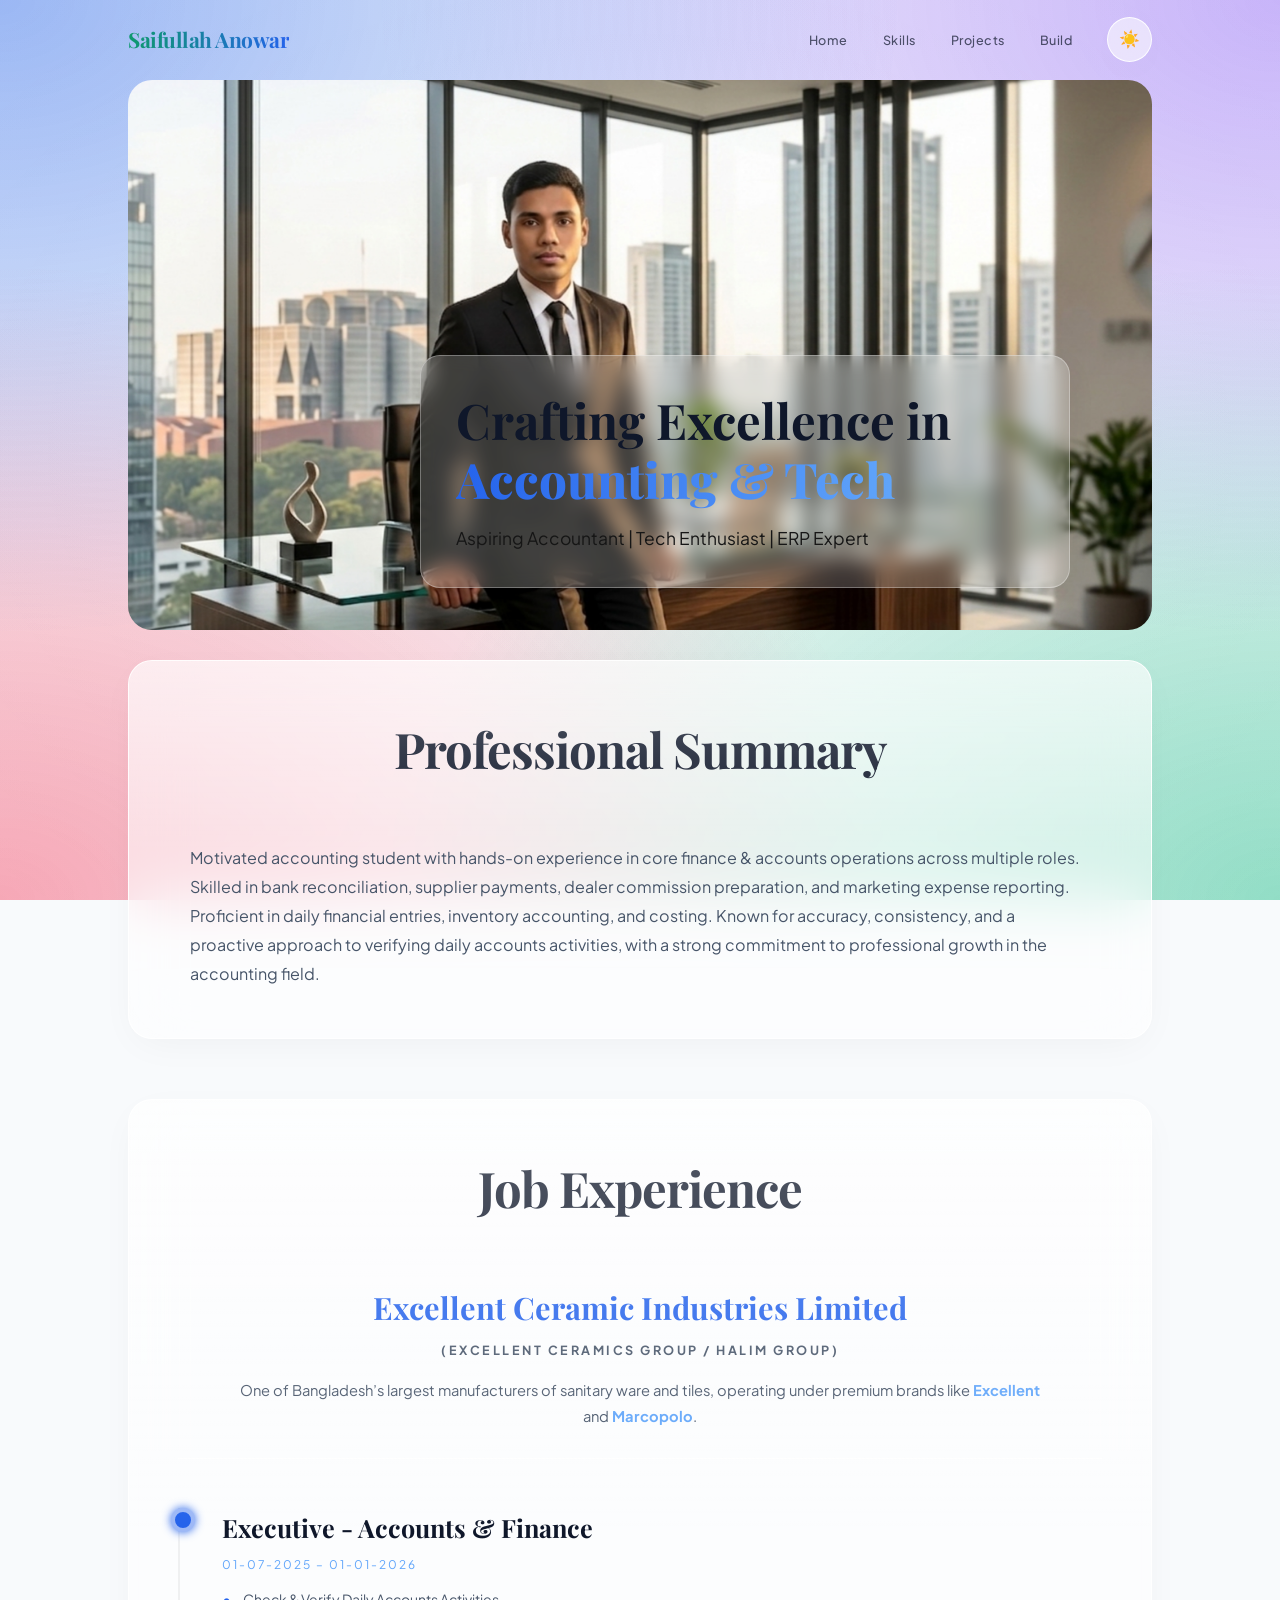
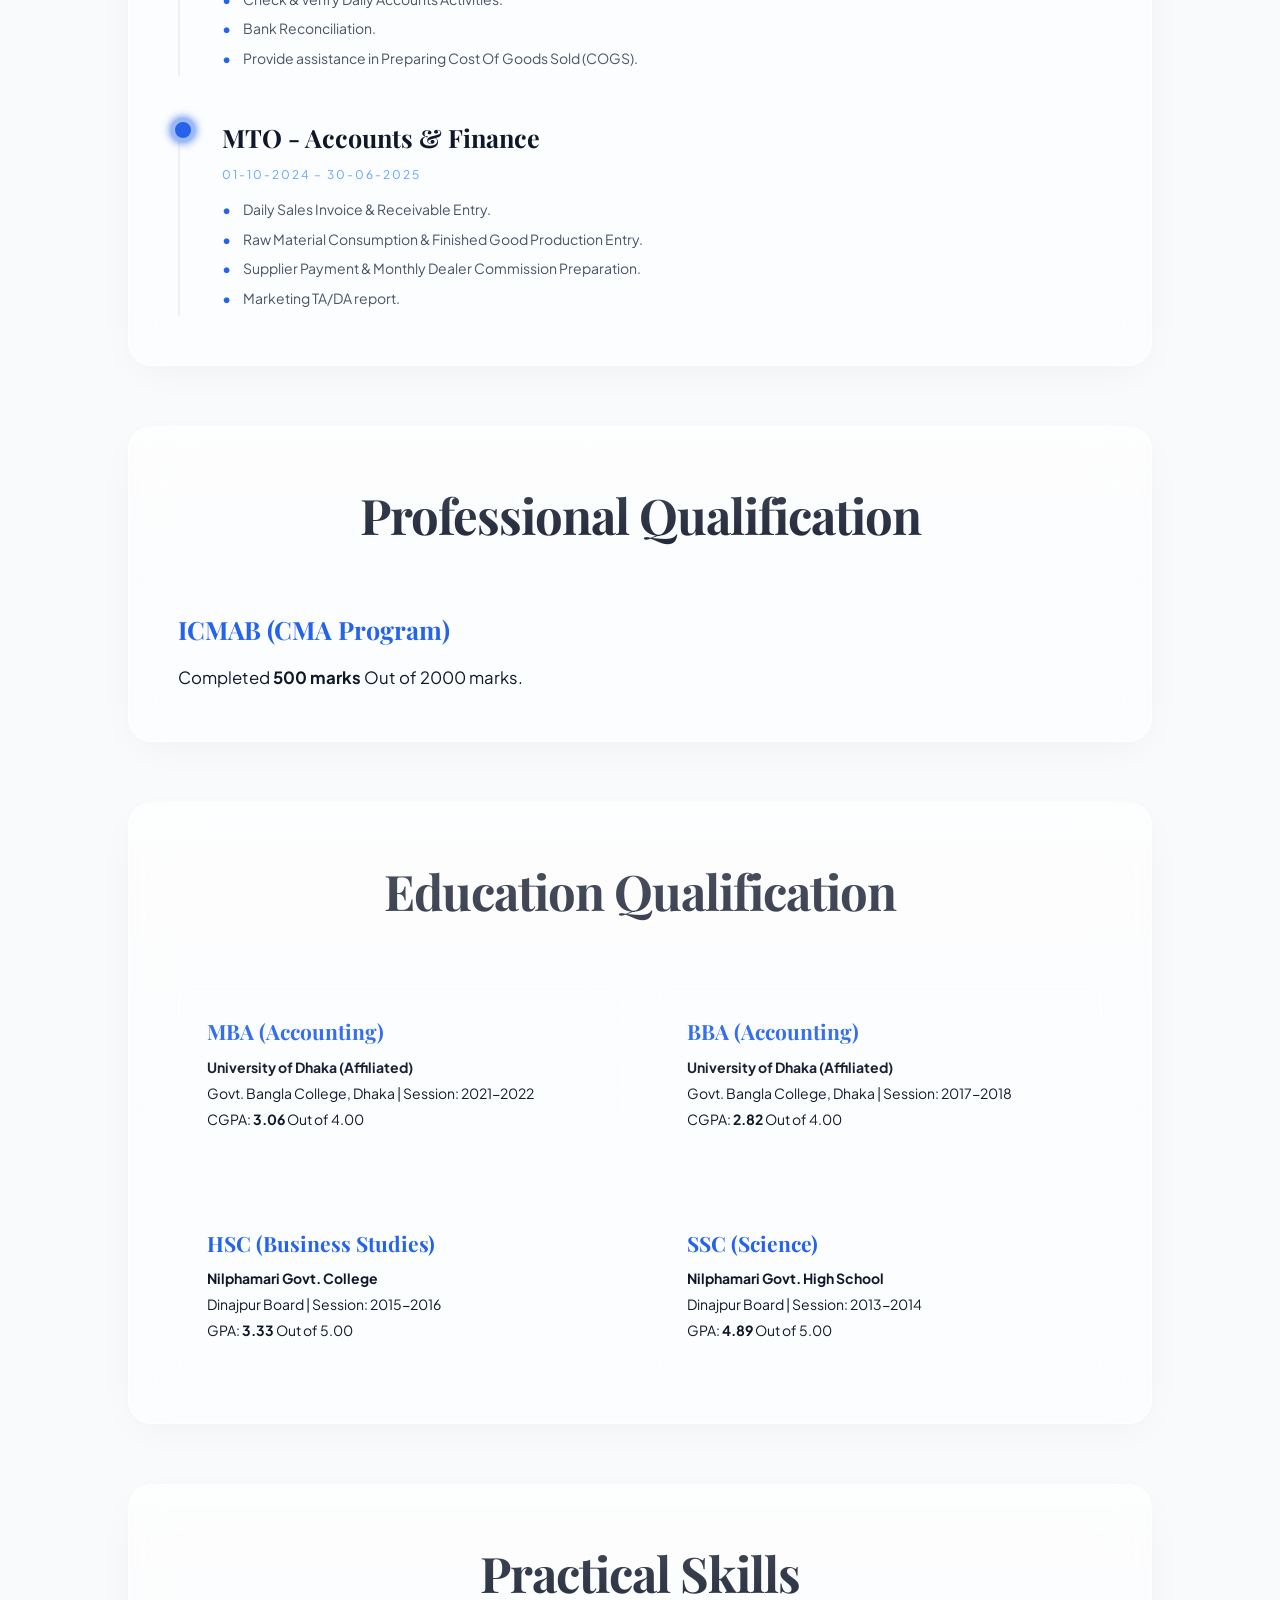
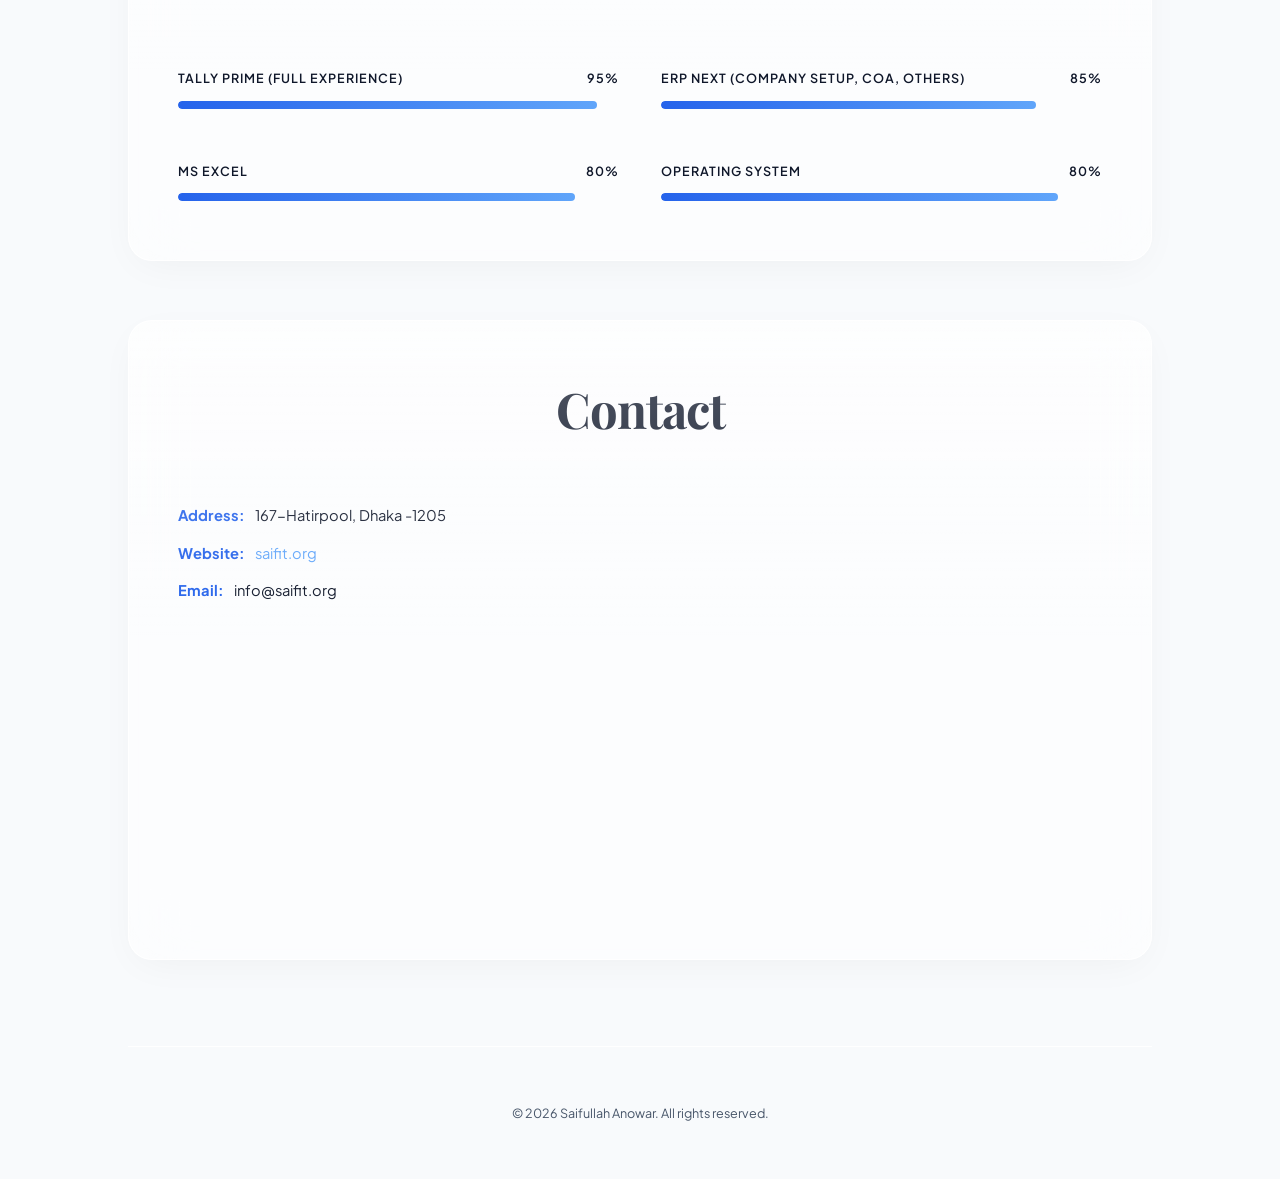
<file: index.html>
<!DOCTYPE html>
<html lang="en">

<head>
  <meta charset="UTF-8" />
  <meta name="viewport" content="width=device-width, initial-scale=1.0" />
  <title>Saifullah Anowar – Portfolio</title>
  <link rel="preconnect" href="https://fonts.googleapis.com">
  <link rel="preconnect" href="https://fonts.gstatic.com" crossorigin>
  <link
    href="https://fonts.googleapis.com/css2?family=Playfair+Display:ital,wght@0,400..900;1,400..900&family=Plus+Jakarta+Sans:ital,wght@0,200..800;1,200..800&display=swap"
    rel="stylesheet">
  <link rel="stylesheet" href="assets/css/main.css" />

  <link rel="stylesheet" href="assets/css/desktop-ui.css" media="screen and (min-width: 1025px)" />
  <link rel="stylesheet" href="assets/css/mobile-ui.css" media="screen and (max-width: 1024px)" />

</head>

<body>
  <div id="header-placeholder"></div>

  <div class="layout">
    <main class="main">
      <section id="home" class="hero-section">
        <img src="assets/img/bg-section.png" alt="Hero Background" />
        <div class="hero-content">
          <h1>Crafting Excellence in <span class="accent-text">Accounting & Tech</span></h1>
          <p>Aspiring Accountant | Tech Enthusiast | ERP Expert</p>
        </div>
      </section>

      <section id="summary" class="summary-section section">
        <div class="glass-card">
          <div class="section-title">
            <h2>Professional Summary</h2>
          </div>
          <div class="summary-content">
            <p>Motivated accounting student with hands-on experience in core finance & accounts operations across
              multiple roles. Skilled in bank reconciliation, supplier payments, dealer commission preparation, and
              marketing expense reporting. Proficient in daily financial entries, inventory accounting, and costing.
              Known for accuracy, consistency, and a proactive approach to verifying daily accounts activities, with a
              strong commitment to professional growth in the accounting field.</p>
          </div>
        </div>
      </section>

      <section id="experience" class="experience-section section">
        <div class="glass-card">
          <div class="section-title">
            <h2>Job Experience</h2>
          </div>

          <div class="company-header">
            <h3>Excellent Ceramic Industries Limited</h3>
            <h4>(Excellent Ceramics Group / Halim Group)</h4>
            <p>One of Bangladesh’s largest manufacturers of sanitary ware and tiles, operating under premium brands like
              <strong>Excellent</strong> and <strong>Marcopolo</strong>.
            </p>
          </div>

          <div class="resume-grid">
            <div class="resume-item">
              <h2>Executive - Accounts & Finance</h2>
              <span>01-07-2025 – 01-01-2026</span>
              <ul>
                <li>Check & Verify Daily Accounts Activities.</li>
                <li>Bank Reconciliation.</li>
                <li>Provide assistance in Preparing Cost Of Goods Sold (COGS).</li>
              </ul>
            </div>
            <div class="resume-item">
              <h2>MTO - Accounts & Finance</h2>
              <span>01-10-2024 – 30-06-2025</span>
              <ul>
                <li>Daily Sales Invoice & Receivable Entry.</li>
                <li>Raw Material Consumption & Finished Good Production Entry.</li>
                <li>Supplier Payment & Monthly Dealer Commission Preparation.</li>
                <li>Marketing TA/DA report.</li>
              </ul>
            </div>
          </div>
        </div>
      </section>

      <section id="pro-qual" class="pro-qual-section section">
        <div class="glass-card">
          <div class="section-title">
            <h2>Professional Qualification</h2>
          </div>
          <div class="qual-content">
            <div class="qual-item">
              <h3>ICMAB (CMA Program)</h3>
              <p>Completed <strong>500 marks</strong> Out of 2000 marks.</p>
            </div>
          </div>
        </div>
      </section>

      <section id="education" class="education-section section">
        <div class="glass-card">
          <div class="section-title">
            <h2>Education Qualification</h2>
          </div>
          <div class="education-grid">
            <div class="edu-item">
              <h3>MBA (Accounting)</h3>
              <p><strong>University of Dhaka (Affiliated)</strong></p>
              <p>Govt. Bangla College, Dhaka | Session: 2021-2022</p>
              <p>CGPA: <strong>3.06</strong> Out of 4.00</p>
            </div>
            <div class="edu-item">
              <h3>BBA (Accounting)</h3>
              <p><strong>University of Dhaka (Affiliated)</strong></p>
              <p>Govt. Bangla College, Dhaka | Session: 2017-2018</p>
              <p>CGPA: <strong>2.82</strong> Out of 4.00</p>
            </div>
            <div class="edu-item">
              <h3>HSC (Business Studies)</h3>
              <p><strong>Nilphamari Govt. College</strong></p>
              <p>Dinajpur Board | Session: 2015-2016</p>
              <p>GPA: <strong>3.33</strong> Out of 5.00</p>
            </div>
            <div class="edu-item">
              <h3>SSC (Science)</h3>
              <p><strong>Nilphamari Govt. High School</strong></p>
              <p>Dinajpur Board | Session: 2013-2014</p>
              <p>GPA: <strong>4.89</strong> Out of 5.00</p>
            </div>
          </div>
        </div>
      </section>

      <section id="skills" class="skills-section section">
        <div class="glass-card">
          <div class="section-title">
            <h2>Practical Skills</h2>
          </div>
          <div class="skills-grid">
            <div class="skill-item">
              <label>TALLY PRIME (Full Experience)<span>95%</span></label>
              <div class="skill-bar"><span style="width: 95%"></span></div>
            </div>
            <div class="skill-item">
              <label>ERP NEXT (Company Setup, CoA, Others)<span>85%</span></label>
              <div class="skill-bar"><span style="width: 85%"></span></div>
            </div>
            <div class="skill-item">
              <label>MS Excel<span>80%</span></label>
              <div class="skill-bar"><span style="width: 90%"></span></div>
            </div>
            <div class="skill-item">
              <label>Operating System<span>80%</span></label>
              <div class="skill-bar"><span style="width: 90%"></span></div>
            </div>
          </div>
        </div>
      </section>

      <section id="details" class="details-section section">
        <div class="glass-card">
          <div class="section-title">
            <h2>Contact</h2>
          </div>
          <div class="details-grid">
            <div class="details-info">
              <div class="info-list">
                <p><strong>Address:</strong> 167-Hatirpool, Dhaka -1205</p>
                <p><strong>Website:</strong> <a href="https://saifit.org" target="_blank">saifit.org</a></p>
                <p><strong>Email:</strong> info@saifit.org</p>
              </div>
            </div>
            <div class="contact-map">
              <iframe class="map"
                src="https://www.google.com/maps/embed?pb=!1m14!1m12!1m3!1d1535.550013653479!2d90.39192133598281!3d23.741173668134117!2m3!1f0!2f0!3f0!3m2!1i1024!2i768!4f13.1!5e0!3m2!1sbn!2sbd!4v1751826912068!5m2!1sbn!2sbd"
                width="100%" height="300" style="border:0; border-radius: 15px;" allowfullscreen="" loading="lazy"
                referrerpolicy="no-referrer-when-downgrade"></iframe>
            </div>
          </div>
        </div>
      </section>

      <div id="footer-placeholder"></div>
    </main>
  </div>


  <script>
    let currentMode = window.innerWidth <= 1024 ? 'mobile' : 'desktop';

    async function loadUI() {
      const templateName = currentMode === 'mobile' ? 'mobile-ui.html' : 'desktop-ui.html';
      try {
        const response = await fetch(`/templetes/${templateName}`);
        if (!response.ok) throw new Error("Failed to load template");
        const html = await response.text();
        
        const parser = new DOMParser();
        const doc = parser.parseFromString(html, 'text/html');
        
        const headerPlaceholder = document.getElementById('header-placeholder');
        headerPlaceholder.innerHTML = '';
        const newHeader = doc.querySelector('header');
        if (newHeader) headerPlaceholder.appendChild(newHeader.cloneNode(true));
        
        if (currentMode === 'mobile') {
          const newNav = doc.querySelector('nav');
          if (newNav) headerPlaceholder.appendChild(newNav.cloneNode(true));
        }

        const footerPlaceholder = document.getElementById('footer-placeholder');
        footerPlaceholder.innerHTML = '';
        const newFooter = doc.querySelector('footer');
        if (newFooter) footerPlaceholder.appendChild(newFooter.cloneNode(true));
        
        // Mark Home as active nav link
        document.querySelectorAll('.navmenu a').forEach(a => {
          a.classList.remove('active');
          if (a.getAttribute('href') === '/index.html') a.classList.add('active');
        });

        initTheme();
        window.dispatchEvent(new Event('scroll'));

      } catch (err) {
        console.error(err);
        document.getElementById('header-placeholder').innerHTML = 
          `<div style="padding: 20px; background: red; color: white; text-align: center; z-index: 10000; position: relative;">
            <b>Error loading UI templates.</b> Make sure you are using a local web server (like VS Code Live Server) because browsers block 'fetch' on file:/// paths natively.
          </div>`;
      }
    }

    loadUI();

    window.addEventListener('resize', () => {
      const newMode = window.innerWidth <= 1024 ? 'mobile' : 'desktop';
      if (newMode !== currentMode) {
        currentMode = newMode;
        loadUI();
      }
    });

    // Theme logic
    function initTheme() {
      const savedTheme = localStorage.getItem('theme');
      const systemTheme = window.matchMedia('(prefers-color-scheme: dark)').matches ? 'dark' : 'light';
      const theme = savedTheme || systemTheme;
      document.documentElement.setAttribute('data-theme', theme);
    }

    function toggleTheme() {
      const currentTheme = document.documentElement.getAttribute('data-theme');
      const newTheme = currentTheme === 'dark' ? 'light' : 'dark';
      document.documentElement.setAttribute('data-theme', newTheme);
      localStorage.setItem('theme', newTheme);
    }

    function toggleMenu() {
      const menu = document.getElementById('navmenu');
      if(menu) menu.classList.toggle('visible');
    }

    // Header scroll effect
    window.addEventListener('scroll', () => {
      const header = document.getElementById('header');
      if(header) {
        if (window.scrollY > 50) {
          header.classList.add('scrolled');
        } else {
          header.classList.remove('scrolled');
        }
      }
    });
  </script>
</body>

</html>
</file>
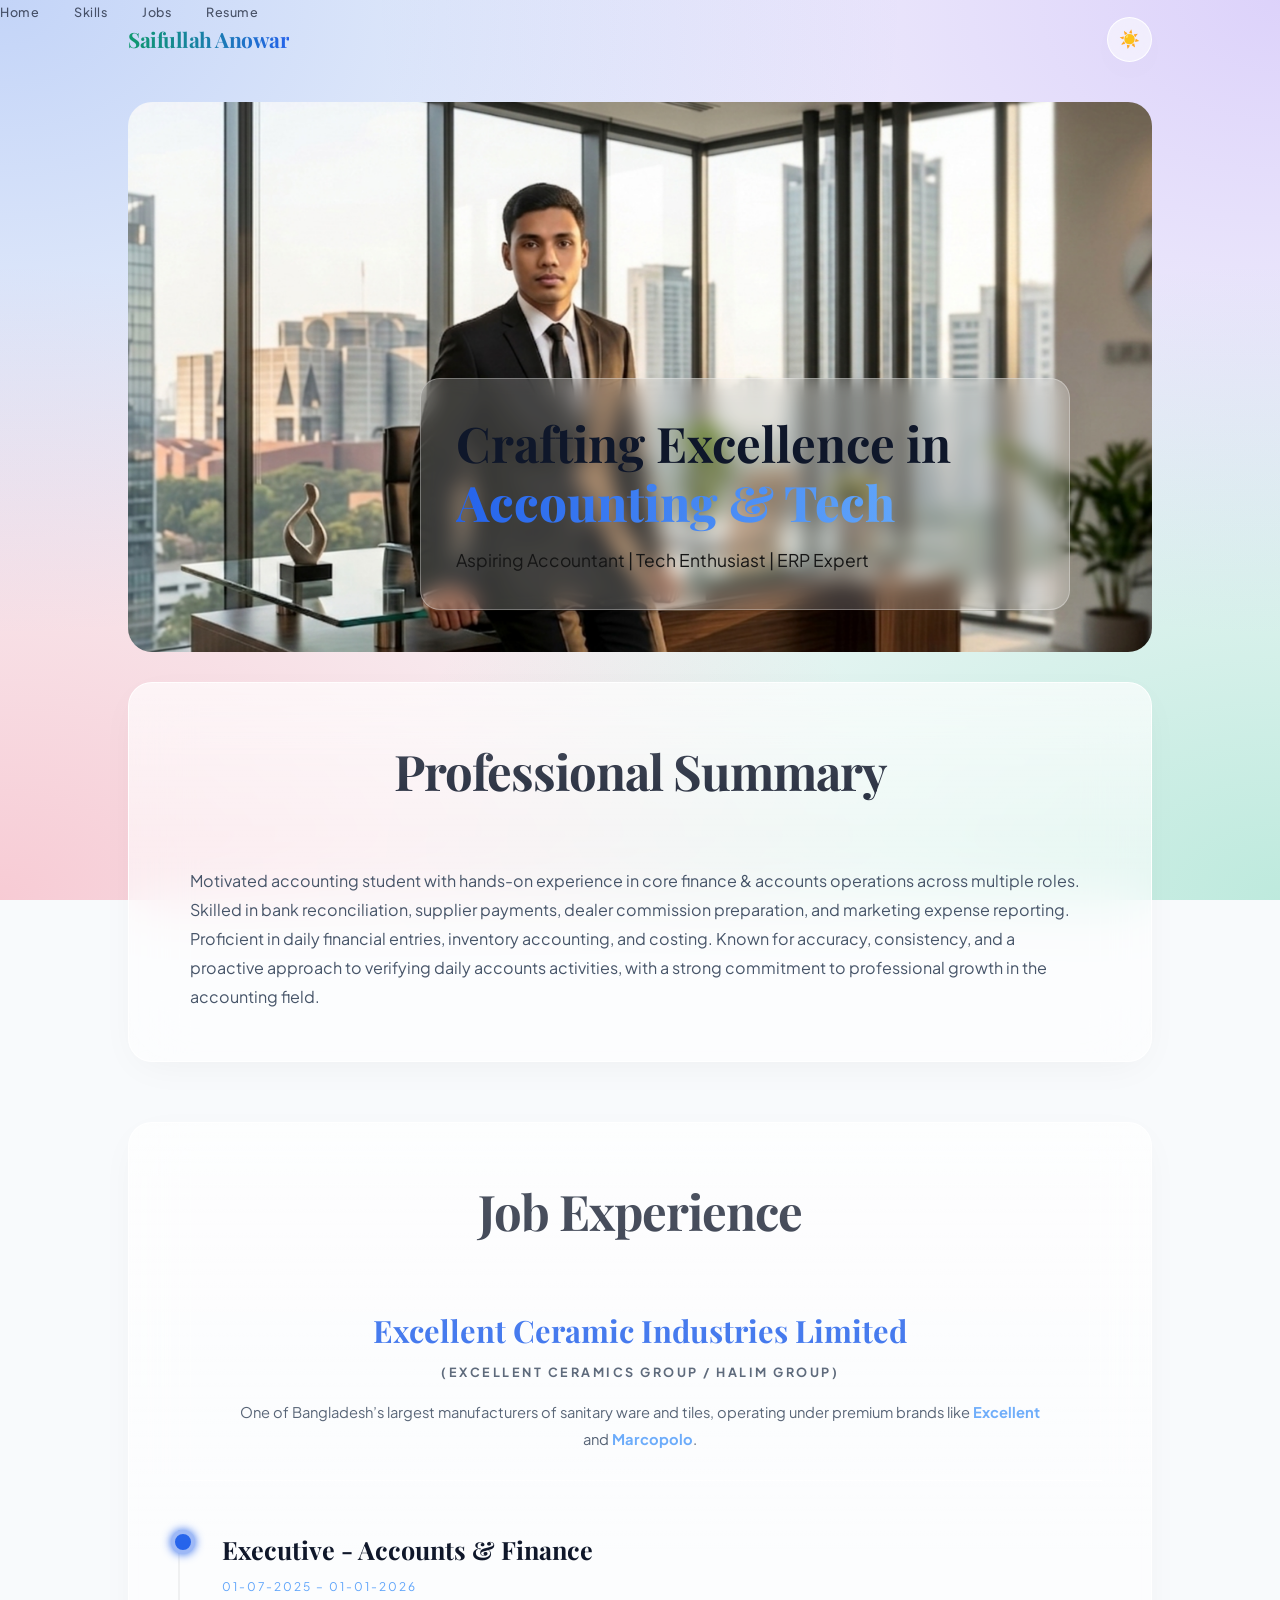
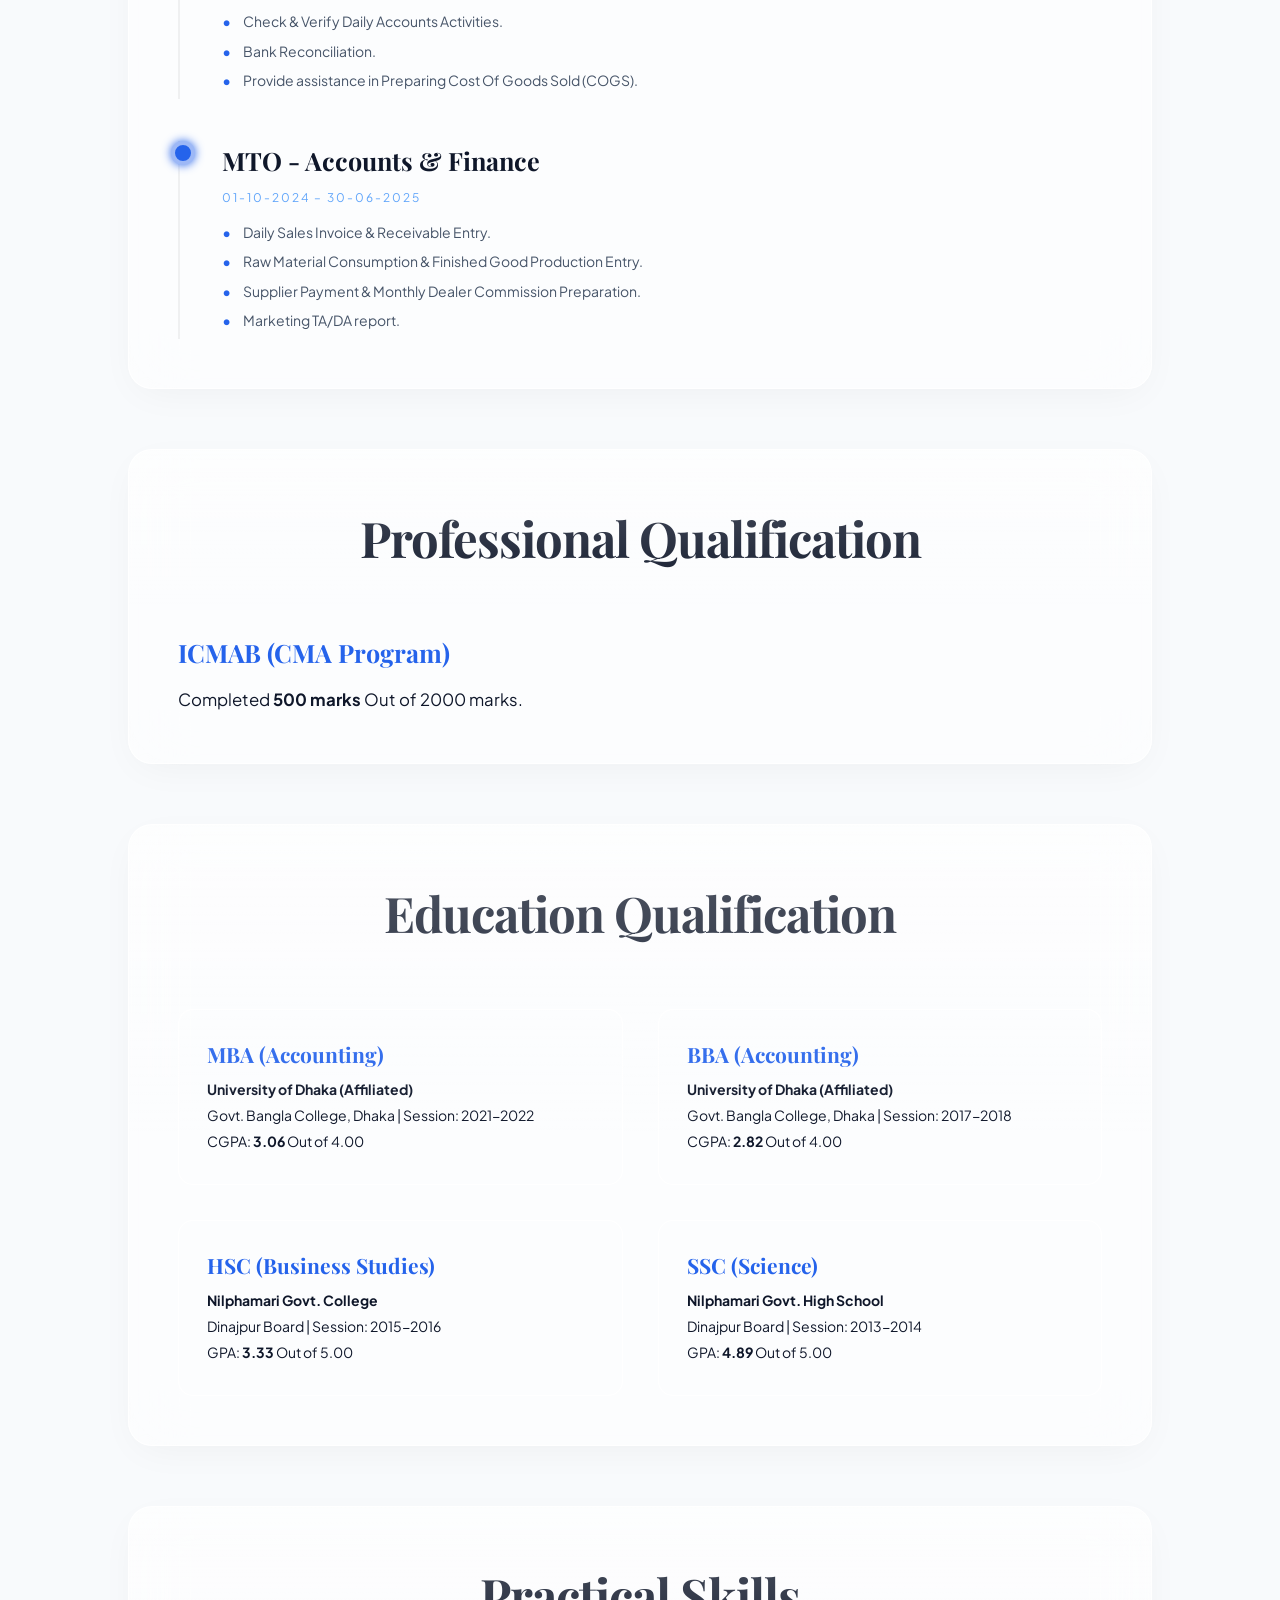
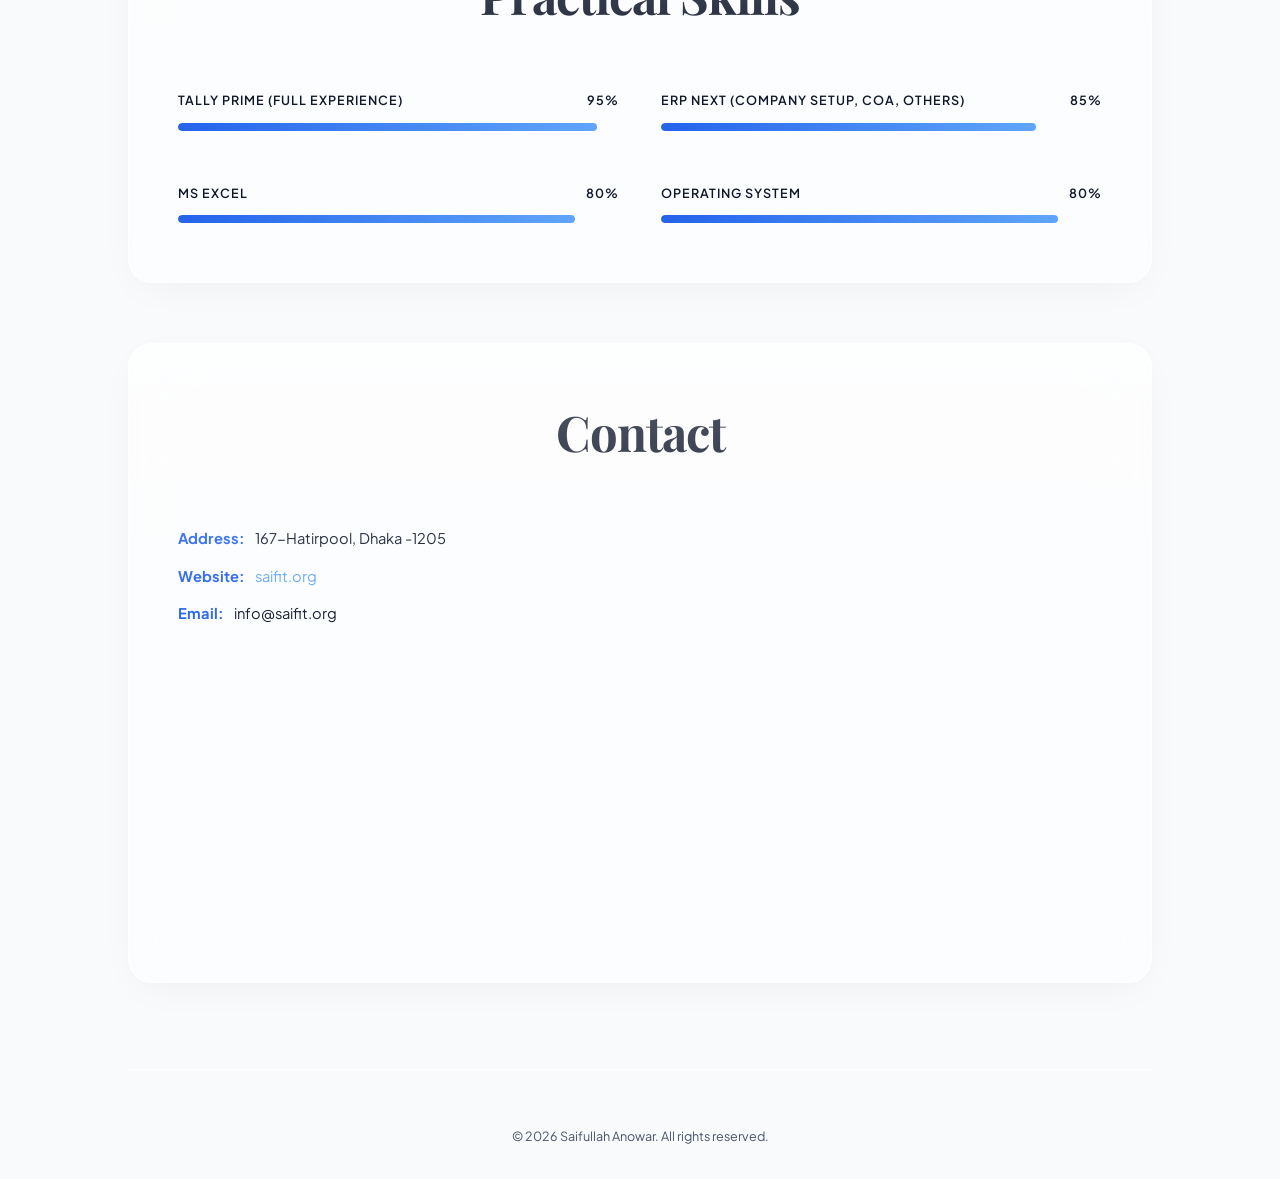
<file: saifit/index.html>
<!DOCTYPE html>
<html lang="en">

<head>
  <meta charset="UTF-8" />
  <meta name="viewport" content="width=device-width, initial-scale=1.0" />
  <title>Saifullah Anowar – Portfolio</title>
  <link rel="preconnect" href="https://fonts.googleapis.com">
  <link rel="preconnect" href="https://fonts.gstatic.com" crossorigin>
  <link
    href="https://fonts.googleapis.com/css2?family=Playfair+Display:ital,wght@0,400..900;1,400..900&family=Plus+Jakarta+Sans:ital,wght@0,200..800;1,200..800&display=swap"
    rel="stylesheet">
  <link rel="stylesheet" href="assets/css/main.css" />

  <link rel="stylesheet" href="assets/css/desktop-ui.css" media="screen and (min-width: 1025px)" />
  <link rel="stylesheet" href="assets/css/mobile-ui.css" media="screen and (max-width: 1024px)" />

</head>

<body>
  <div id="header-placeholder"></div>

  <div class="layout">
    <main class="main">
      <section id="home" class="hero-section">
        <img src="assets/img/bg-section.png" alt="Hero Background" />
        <div class="hero-content">
          <h1>Crafting Excellence in <span class="accent-text">Accounting & Tech</span></h1>
          <p>Aspiring Accountant | Tech Enthusiast | ERP Expert</p>
        </div>
      </section>

      <section id="summary" class="summary-section section">
        <div class="glass-card">
          <div class="section-title">
            <h2>Professional Summary</h2>
          </div>
          <div class="summary-content">
            <p>Motivated accounting student with hands-on experience in core finance & accounts operations across
              multiple roles. Skilled in bank reconciliation, supplier payments, dealer commission preparation, and
              marketing expense reporting. Proficient in daily financial entries, inventory accounting, and costing.
              Known for accuracy, consistency, and a proactive approach to verifying daily accounts activities, with a
              strong commitment to professional growth in the accounting field.</p>
          </div>
        </div>
      </section>

      <section id="experience" class="experience-section section">
        <div class="glass-card">
          <div class="section-title">
            <h2>Job Experience</h2>
          </div>

          <div class="company-header">
            <h3>Excellent Ceramic Industries Limited</h3>
            <h4>(Excellent Ceramics Group / Halim Group)</h4>
            <p>One of Bangladesh’s largest manufacturers of sanitary ware and tiles, operating under premium brands like
              <strong>Excellent</strong> and <strong>Marcopolo</strong>.
            </p>
          </div>

          <div class="resume-grid">
            <div class="resume-item">
              <h2>Executive - Accounts & Finance</h2>
              <span>01-07-2025 – 01-01-2026</span>
              <ul>
                <li>Check & Verify Daily Accounts Activities.</li>
                <li>Bank Reconciliation.</li>
                <li>Provide assistance in Preparing Cost Of Goods Sold (COGS).</li>
              </ul>
            </div>
            <div class="resume-item">
              <h2>MTO - Accounts & Finance</h2>
              <span>01-10-2024 – 30-06-2025</span>
              <ul>
                <li>Daily Sales Invoice & Receivable Entry.</li>
                <li>Raw Material Consumption & Finished Good Production Entry.</li>
                <li>Supplier Payment & Monthly Dealer Commission Preparation.</li>
                <li>Marketing TA/DA report.</li>
              </ul>
            </div>
          </div>
        </div>
      </section>

      <section id="pro-qual" class="pro-qual-section section">
        <div class="glass-card">
          <div class="section-title">
            <h2>Professional Qualification</h2>
          </div>
          <div class="qual-content">
            <div class="qual-item">
              <h3>ICMAB (CMA Program)</h3>
              <p>Completed <strong>500 marks</strong> Out of 2000 marks.</p>
            </div>
          </div>
        </div>
      </section>

      <section id="education" class="education-section section">
        <div class="glass-card">
          <div class="section-title">
            <h2>Education Qualification</h2>
          </div>
          <div class="education-grid">
            <div class="edu-item">
              <h3>MBA (Accounting)</h3>
              <p><strong>University of Dhaka (Affiliated)</strong></p>
              <p>Govt. Bangla College, Dhaka | Session: 2021-2022</p>
              <p>CGPA: <strong>3.06</strong> Out of 4.00</p>
            </div>
            <div class="edu-item">
              <h3>BBA (Accounting)</h3>
              <p><strong>University of Dhaka (Affiliated)</strong></p>
              <p>Govt. Bangla College, Dhaka | Session: 2017-2018</p>
              <p>CGPA: <strong>2.82</strong> Out of 4.00</p>
            </div>
            <div class="edu-item">
              <h3>HSC (Business Studies)</h3>
              <p><strong>Nilphamari Govt. College</strong></p>
              <p>Dinajpur Board | Session: 2015-2016</p>
              <p>GPA: <strong>3.33</strong> Out of 5.00</p>
            </div>
            <div class="edu-item">
              <h3>SSC (Science)</h3>
              <p><strong>Nilphamari Govt. High School</strong></p>
              <p>Dinajpur Board | Session: 2013-2014</p>
              <p>GPA: <strong>4.89</strong> Out of 5.00</p>
            </div>
          </div>
        </div>
      </section>

      <section id="skills" class="skills-section section">
        <div class="glass-card">
          <div class="section-title">
            <h2>Practical Skills</h2>
          </div>
          <div class="skills-grid">
            <div class="skill-item">
              <label>TALLY PRIME (Full Experience)<span>95%</span></label>
              <div class="skill-bar"><span style="width: 95%"></span></div>
            </div>
            <div class="skill-item">
              <label>ERP NEXT (Company Setup, CoA, Others)<span>85%</span></label>
              <div class="skill-bar"><span style="width: 85%"></span></div>
            </div>
            <div class="skill-item">
              <label>MS Excel<span>80%</span></label>
              <div class="skill-bar"><span style="width: 90%"></span></div>
            </div>
            <div class="skill-item">
              <label>Operating System<span>80%</span></label>
              <div class="skill-bar"><span style="width: 90%"></span></div>
            </div>
          </div>
        </div>
      </section>

      <section id="details" class="details-section section">
        <div class="glass-card">
          <div class="section-title">
            <h2>Contact</h2>
          </div>
          <div class="details-grid">
            <div class="details-info">
              <div class="info-list">
                <p><strong>Address:</strong> 167-Hatirpool, Dhaka -1205</p>
                <p><strong>Website:</strong> <a href="https://saifit.org" target="_blank">saifit.org</a></p>
                <p><strong>Email:</strong> info@saifit.org</p>
              </div>
            </div>
            <div class="contact-map">
              <iframe class="map"
                src="https://www.google.com/maps/embed?pb=!1m14!1m12!1m3!1d1535.550013653479!2d90.39192133598281!3d23.741173668134117!2m3!1f0!2f0!3f0!3m2!1i1024!2i768!4f13.1!5e0!3m2!1sbn!2sbd!4v1751826912068!5m2!1sbn!2sbd"
                width="100%" height="300" style="border:0; border-radius: 15px;" allowfullscreen="" loading="lazy"
                referrerpolicy="no-referrer-when-downgrade"></iframe>
            </div>
          </div>
        </div>
      </section>

      <div id="footer-placeholder"></div>
    </main>
  </div>


  <script>
    let currentMode = window.innerWidth <= 1024 ? 'mobile' : 'desktop';

    async function loadUI() {
      const templateName = currentMode === 'mobile' ? 'mobile-ui.html' : 'desktop-ui.html';
      try {
        const response = await fetch(`templetes/${templateName}`);
        if (!response.ok) throw new Error("Failed to load template");
        const html = await response.text();
        
        const parser = new DOMParser();
        const doc = parser.parseFromString(html, 'text/html');
        
        const headerPlaceholder = document.getElementById('header-placeholder');
        headerPlaceholder.innerHTML = '';
        const newHeader = doc.querySelector('header');
        if (newHeader) headerPlaceholder.appendChild(newHeader.cloneNode(true));
        
        if (currentMode === 'mobile') {
          const newNav = doc.querySelector('nav');
          if (newNav) headerPlaceholder.appendChild(newNav.cloneNode(true));
        }

        const footerPlaceholder = document.getElementById('footer-placeholder');
        footerPlaceholder.innerHTML = '';
        const newFooter = doc.querySelector('footer');
        if (newFooter) footerPlaceholder.appendChild(newFooter.cloneNode(true));

        initTheme();
        window.dispatchEvent(new Event('scroll'));

      } catch (err) {
        console.error(err);
        document.getElementById('header-placeholder').innerHTML = 
          `<div style="padding: 20px; background: red; color: white; text-align: center; z-index: 10000; position: relative;">
            <b>Error loading UI templates.</b> Make sure you are using a local web server (like VS Code Live Server) because browsers block 'fetch' on file:/// paths natively.
          </div>`;
      }
    }

    loadUI();

    window.addEventListener('resize', () => {
      const newMode = window.innerWidth <= 1024 ? 'mobile' : 'desktop';
      if (newMode !== currentMode) {
        currentMode = newMode;
        loadUI();
      }
    });

    // Theme logic
    function initTheme() {
      const savedTheme = localStorage.getItem('theme');
      const systemTheme = window.matchMedia('(prefers-color-scheme: dark)').matches ? 'dark' : 'light';
      const theme = savedTheme || systemTheme;
      document.documentElement.setAttribute('data-theme', theme);
    }

    function toggleTheme() {
      const currentTheme = document.documentElement.getAttribute('data-theme');
      const newTheme = currentTheme === 'dark' ? 'light' : 'dark';
      document.documentElement.setAttribute('data-theme', newTheme);
      localStorage.setItem('theme', newTheme);
    }

    function toggleMenu() {
      const menu = document.getElementById('navmenu');
      if(menu) menu.classList.toggle('visible');
    }

    // Header scroll effect
    window.addEventListener('scroll', () => {
      const header = document.getElementById('header');
      if(header) {
        if (window.scrollY > 50) {
          header.classList.add('scrolled');
        } else {
          header.classList.remove('scrolled');
        }
      }
    });
  </script>
</body>

</html>
</file>
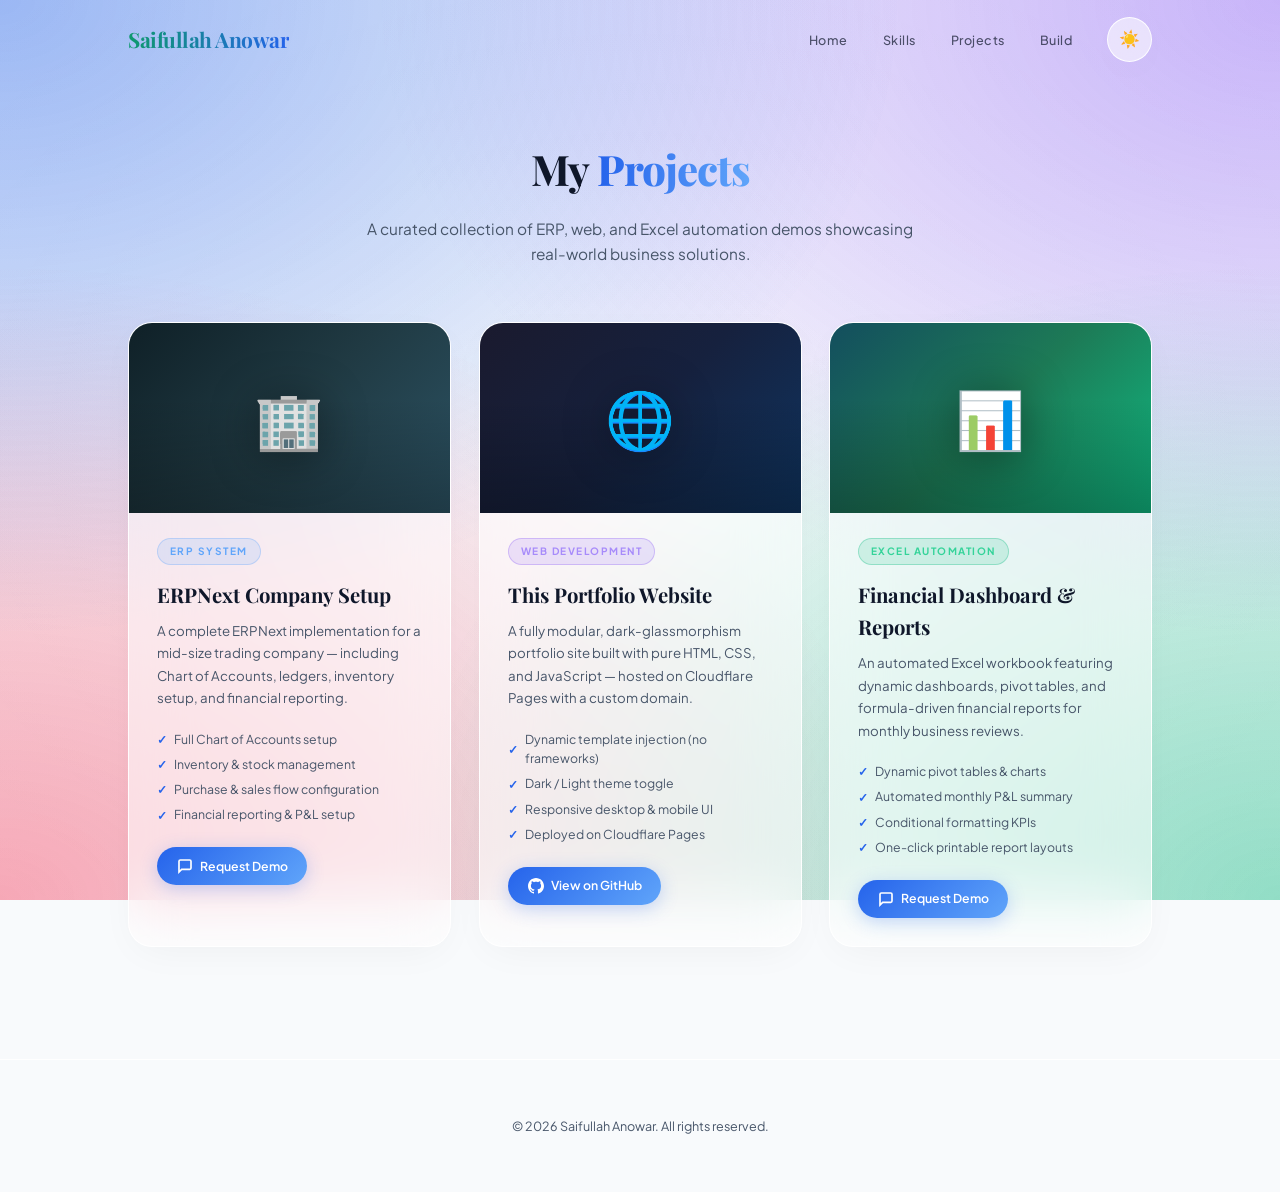
<file: projects.html>
<!DOCTYPE html>
<html lang="en">

<head>
  <meta charset="UTF-8" />
  <meta name="viewport" content="width=device-width, initial-scale=1.0" />
  <title>Projects – Saifullah Anowar</title>
  <meta name="description" content="Demo projects by Saifullah Anowar – ERP systems, web development, and Excel automation." />
  <link rel="preconnect" href="https://fonts.googleapis.com">
  <link rel="preconnect" href="https://fonts.gstatic.com" crossorigin>
  <link
    href="https://fonts.googleapis.com/css2?family=Playfair+Display:ital,wght@0,400..900;1,400..900&family=Plus+Jakarta+Sans:ital,wght@0,200..800;1,200..800&display=swap"
    rel="stylesheet">
  <link rel="stylesheet" href="assets/css/main.css" />
  <link rel="stylesheet" href="assets/css/desktop-ui.css" media="screen and (min-width: 1025px)" />
  <link rel="stylesheet" href="assets/css/mobile-ui.css" media="screen and (max-width: 1024px)" />
  <style>
    .projects-hero {
      text-align: center;
      padding: 4rem 0 2rem;
    }

    .projects-hero h1 {
      font-family: var(--font-heading);
      font-size: 3rem;
      font-weight: 700;
      letter-spacing: -1px;
      margin-bottom: 1rem;
    }

    .projects-hero p {
      color: var(--text-dim);
      font-size: 1.1rem;
      max-width: 560px;
      margin: 0 auto;
    }

    .projects-grid {
      display: grid;
      grid-template-columns: repeat(auto-fit, minmax(320px, 1fr));
      gap: 2rem;
      padding: 2rem 0 4rem;
    }

    .project-card {
      background: var(--glass-bg);
      backdrop-filter: var(--glass-blur);
      -webkit-backdrop-filter: var(--glass-blur);
      border: 1px solid var(--glass-border);
      border-radius: 24px;
      overflow: hidden;
      box-shadow: var(--card-shadow);
      transition: transform 0.35s cubic-bezier(0.4, 0, 0.2, 1), box-shadow 0.35s ease;
      will-change: transform;
      transform: translateZ(0);
    }

    [data-theme="dark"] .project-card {
      background: linear-gradient(135deg, rgba(30, 41, 59, 0.4), rgba(15, 23, 42, 0.7));
      border-top: 1px solid rgba(255, 255, 255, 0.15);
      border-left: 1px solid rgba(255, 255, 255, 0.1);
    }

    .project-card:hover {
      transform: translateY(-8px) translateZ(0);
      box-shadow: 0 24px 60px -12px rgba(0, 0, 0, 0.18);
    }

    .project-banner {
      width: 100%;
      height: 190px;
      display: flex;
      align-items: center;
      justify-content: center;
      font-size: 4rem;
      position: relative;
      overflow: hidden;
    }

    .project-banner.erp {
      background: linear-gradient(135deg, #0f2027, #203a43, #2c5364);
    }

    .project-banner.web {
      background: linear-gradient(135deg, #1a1a2e, #16213e, #0f3460);
    }

    .project-banner.excel {
      background: linear-gradient(135deg, #134e5e, #1d7a56, #10b981);
    }

    .project-banner::after {
      content: '';
      position: absolute;
      inset: 0;
      background: linear-gradient(to bottom, transparent 40%, rgba(0,0,0,0.3) 100%);
    }

    .project-banner .banner-icon {
      position: relative;
      z-index: 1;
      filter: drop-shadow(0 4px 24px rgba(0,0,0,0.4));
    }

    .project-body {
      padding: 1.8rem 2rem 2rem;
    }

    .project-tag {
      display: inline-block;
      font-size: 0.72rem;
      font-weight: 700;
      text-transform: uppercase;
      letter-spacing: 1.5px;
      padding: 0.3rem 0.85rem;
      border-radius: 99px;
      margin-bottom: 1rem;
    }

    .tag-erp   { background: rgba(96,165,250,0.15); color: #60a5fa; border: 1px solid rgba(96,165,250,0.3); }
    .tag-web   { background: rgba(139,92,246,0.15);  color: #a78bfa; border: 1px solid rgba(139,92,246,0.3); }
    .tag-excel { background: rgba(16,185,129,0.15);  color: #34d399; border: 1px solid rgba(16,185,129,0.3); }

    .project-body h2 {
      font-family: var(--font-heading);
      font-size: 1.45rem;
      font-weight: 700;
      margin-bottom: 0.6rem;
      color: var(--text);
    }

    .project-body p {
      color: var(--text-dim);
      font-size: 0.95rem;
      line-height: 1.7;
      margin-bottom: 1.4rem;
    }

    .project-features {
      list-style: none;
      margin-bottom: 1.6rem;
      display: flex;
      flex-direction: column;
      gap: 0.4rem;
    }

    .project-features li {
      font-size: 0.88rem;
      color: var(--text-dim);
      display: flex;
      align-items: center;
      gap: 0.5rem;
    }

    .project-features li::before {
      content: '✓';
      color: var(--accent);
      font-weight: 700;
      font-size: 0.85rem;
    }

    .project-btn {
      display: inline-flex;
      align-items: center;
      gap: 0.5rem;
      padding: 0.65rem 1.4rem;
      border-radius: 99px;
      font-size: 0.88rem;
      font-weight: 600;
      text-decoration: none;
      background: linear-gradient(135deg, var(--accent), var(--accent-light));
      color: #fff;
      transition: transform 0.25s ease, box-shadow 0.25s ease;
      box-shadow: 0 4px 18px rgba(37,99,235,0.25);
    }

    .project-btn:hover {
      transform: scale(1.06);
      box-shadow: 0 8px 28px rgba(37,99,235,0.35);
    }

    .project-btn svg {
      width: 16px;
      height: 16px;
    }

    @media (max-width: 768px) {
      .projects-hero h1 { font-size: 2.2rem; }
      .projects-grid { grid-template-columns: 1fr; }
    }
  </style>
</head>

<body>
  <div id="header-placeholder"></div>

  <div class="layout">
    <main class="main">

      <div class="projects-hero">
        <h1>My <span class="accent-text">Projects</span></h1>
        <p>A curated collection of ERP, web, and Excel automation demos showcasing real-world business solutions.</p>
      </div>

      <div class="projects-grid">

        <!-- ERP Project -->
        <div class="project-card">
          <div class="project-banner erp">
            <span class="banner-icon">🏢</span>
          </div>
          <div class="project-body">
            <span class="project-tag tag-erp">ERP System</span>
            <h2>ERPNext Company Setup</h2>
            <p>A complete ERPNext implementation for a mid-size trading company — including Chart of Accounts, ledgers, inventory setup, and financial reporting.</p>
            <ul class="project-features">
              <li>Full Chart of Accounts setup</li>
              <li>Inventory & stock management</li>
              <li>Purchase & sales flow configuration</li>
              <li>Financial reporting & P&amp;L setup</li>
            </ul>
            <a href="mailto:info@saifit.org?subject=ERP Demo Request" class="project-btn">
              <svg viewBox="0 0 24 24" fill="none" stroke="currentColor" stroke-width="2.5"><path d="M21 15a2 2 0 0 1-2 2H7l-4 4V5a2 2 0 0 1 2-2h14a2 2 0 0 1 2 2z"></path></svg>
              Request Demo
            </a>
          </div>
        </div>

        <!-- Website Project -->
        <div class="project-card">
          <div class="project-banner web">
            <span class="banner-icon">🌐</span>
          </div>
          <div class="project-body">
            <span class="project-tag tag-web">Web Development</span>
            <h2>This Portfolio Website</h2>
            <p>A fully modular, dark-glassmorphism portfolio site built with pure HTML, CSS, and JavaScript — hosted on Cloudflare Pages with a custom domain.</p>
            <ul class="project-features">
              <li>Dynamic template injection (no frameworks)</li>
              <li>Dark / Light theme toggle</li>
              <li>Responsive desktop & mobile UI</li>
              <li>Deployed on Cloudflare Pages</li>
            </ul>
            <a href="https://github.com/saifshah00/My_Portfolio" target="_blank" rel="noopener" class="project-btn">
              <svg viewBox="0 0 24 24" fill="currentColor"><path d="M12 0C5.37 0 0 5.37 0 12c0 5.3 3.438 9.8 8.205 11.385.6.113.82-.258.82-.577 0-.285-.01-1.04-.015-2.04-3.338.724-4.042-1.61-4.042-1.61-.546-1.385-1.335-1.755-1.335-1.755-1.087-.744.084-.729.084-.729 1.205.084 1.838 1.236 1.838 1.236 1.07 1.835 2.809 1.305 3.495.998.108-.776.417-1.305.76-1.605-2.665-.3-5.466-1.332-5.466-5.93 0-1.31.465-2.38 1.235-3.22-.135-.303-.54-1.523.105-3.176 0 0 1.005-.322 3.3 1.23.96-.267 1.98-.399 3-.405 1.02.006 2.04.138 3 .405 2.28-1.552 3.285-1.23 3.285-1.23.645 1.653.24 2.873.12 3.176.765.84 1.23 1.91 1.23 3.22 0 4.61-2.805 5.625-5.475 5.92.42.36.81 1.096.81 2.22 0 1.606-.015 2.896-.015 3.286 0 .315.21.69.825.57C20.565 21.795 24 17.295 24 12c0-6.63-5.37-12-12-12"/></svg>
              View on GitHub
            </a>
          </div>
        </div>

        <!-- Excel Project -->
        <div class="project-card">
          <div class="project-banner excel">
            <span class="banner-icon">📊</span>
          </div>
          <div class="project-body">
            <span class="project-tag tag-excel">Excel Automation</span>
            <h2>Financial Dashboard & Reports</h2>
            <p>An automated Excel workbook featuring dynamic dashboards, pivot tables, and formula-driven financial reports for monthly business reviews.</p>
            <ul class="project-features">
              <li>Dynamic pivot tables & charts</li>
              <li>Automated monthly P&amp;L summary</li>
              <li>Conditional formatting KPIs</li>
              <li>One-click printable report layouts</li>
            </ul>
            <a href="mailto:info@saifit.org?subject=Excel Demo Request" class="project-btn">
              <svg viewBox="0 0 24 24" fill="none" stroke="currentColor" stroke-width="2.5"><path d="M21 15a2 2 0 0 1-2 2H7l-4 4V5a2 2 0 0 1 2-2h14a2 2 0 0 1 2 2z"></path></svg>
              Request Demo
            </a>
          </div>
        </div>

      </div>
    </main>
  </div>

  <div id="footer-placeholder"></div>

  <script>
    let currentMode = null;

    async function loadUI() {
      const mode = window.innerWidth <= 1024 ? 'mobile' : 'desktop';
      if (mode === currentMode) return;
      currentMode = mode;

      const templateFile = mode === 'mobile'
        ? 'templetes/mobile-ui.html'
        : 'templetes/desktop-ui.html';

      try {
        const res = await fetch(templateFile);
        const html = await res.text();
        const doc = new DOMParser().parseFromString(html, 'text/html');

        const headerPlaceholder = document.getElementById('header-placeholder');
        headerPlaceholder.innerHTML = '';
        const newHeader = doc.querySelector('header');
        if (newHeader) headerPlaceholder.appendChild(newHeader.cloneNode(true));

        if (currentMode === 'mobile') {
          const newNav = doc.querySelector('nav');
          if (newNav) headerPlaceholder.appendChild(newNav.cloneNode(true));
        }

        const footerPlaceholder = document.getElementById('footer-placeholder');
        footerPlaceholder.innerHTML = '';
        const newFooter = doc.querySelector('footer');
        if (newFooter) footerPlaceholder.appendChild(newFooter.cloneNode(true));

        // Mark Projects as active nav link
        document.querySelectorAll('.navmenu a').forEach(a => {
          a.classList.remove('active');
          if (a.getAttribute('href') === 'projects.html') a.classList.add('active');
        });

        initTheme();
        window.dispatchEvent(new Event('scroll'));

      } catch (err) {
        console.error(err);
        document.getElementById('header-placeholder').innerHTML =
          `<div style="padding:20px;background:red;color:#fff;text-align:center;z-index:10000;position:relative;">
            <b>Error loading UI templates.</b> Use a local web server (like Live Server).
          </div>`;
      }
    }

    loadUI();

    window.addEventListener('resize', () => {
      const newMode = window.innerWidth <= 1024 ? 'mobile' : 'desktop';
      if (newMode !== currentMode) { currentMode = newMode; loadUI(); }
    });

    function initTheme() {
      const savedTheme = localStorage.getItem('theme');
      const systemTheme = window.matchMedia('(prefers-color-scheme: dark)').matches ? 'dark' : 'light';
      document.documentElement.setAttribute('data-theme', savedTheme || systemTheme);
    }

    function toggleTheme() {
      const newTheme = document.documentElement.getAttribute('data-theme') === 'dark' ? 'light' : 'dark';
      document.documentElement.setAttribute('data-theme', newTheme);
      localStorage.setItem('theme', newTheme);
    }

    function toggleMenu() {
      const menu = document.getElementById('navmenu');
      if (menu) menu.classList.toggle('visible');
    }

    window.addEventListener('scroll', () => {
      const header = document.getElementById('header');
      if (header) header.classList.toggle('scrolled', window.scrollY > 50);
    });
  </script>
</body>

</html>
</file>
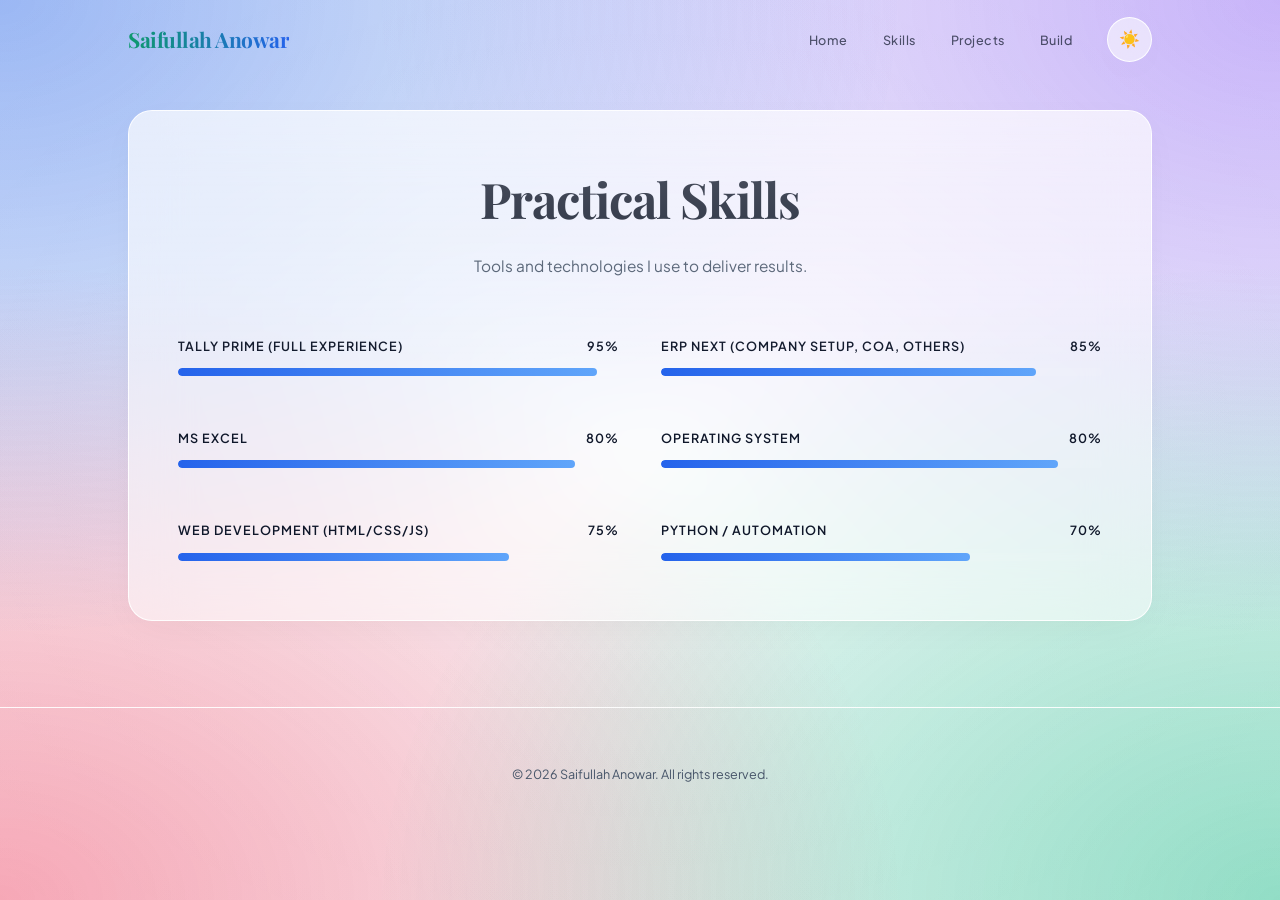
<file: skills.html>
<!DOCTYPE html>
<html lang="en">

<head>
  <meta charset="UTF-8" />
  <meta name="viewport" content="width=device-width, initial-scale=1.0" />
  <title>Skills – Saifullah Anowar</title>
  <meta name="description" content="Practical skills of Saifullah Anowar – Tally Prime, ERP Next, MS Excel, and more." />
  <link rel="preconnect" href="https://fonts.googleapis.com">
  <link rel="preconnect" href="https://fonts.gstatic.com" crossorigin>
  <link
    href="https://fonts.googleapis.com/css2?family=Playfair+Display:ital,wght@0,400..900;1,400..900&family=Plus+Jakarta+Sans:ital,wght@0,200..800;1,200..800&display=swap"
    rel="stylesheet">
  <link rel="stylesheet" href="assets/css/main.css" />
  <link rel="stylesheet" href="assets/css/desktop-ui.css" media="screen and (min-width: 1025px)" />
  <link rel="stylesheet" href="assets/css/mobile-ui.css" media="screen and (max-width: 1024px)" />
</head>

<body>
  <div id="header-placeholder"></div>

  <div class="layout">
    <main class="main">

      <section id="skills" class="skills-section section">
        <div class="glass-card">
          <div class="section-title">
            <h2>Practical Skills</h2>
            <p>Tools and technologies I use to deliver results.</p>
          </div>
          <div class="skills-grid">
            <div class="skill-item">
              <label>TALLY PRIME (Full Experience)<span>95%</span></label>
              <div class="skill-bar"><span style="width: 95%"></span></div>
            </div>
            <div class="skill-item">
              <label>ERP NEXT (Company Setup, CoA, Others)<span>85%</span></label>
              <div class="skill-bar"><span style="width: 85%"></span></div>
            </div>
            <div class="skill-item">
              <label>MS Excel<span>80%</span></label>
              <div class="skill-bar"><span style="width: 90%"></span></div>
            </div>
            <div class="skill-item">
              <label>Operating System<span>80%</span></label>
              <div class="skill-bar"><span style="width: 90%"></span></div>
            </div>
            <div class="skill-item">
              <label>Web Development (HTML/CSS/JS)<span>75%</span></label>
              <div class="skill-bar"><span style="width: 75%"></span></div>
            </div>
            <div class="skill-item">
              <label>Python / Automation<span>70%</span></label>
              <div class="skill-bar"><span style="width: 70%"></span></div>
            </div>
          </div>
        </div>
      </section>

    </main>
  </div>

  <div id="footer-placeholder"></div>

  <script>
    let currentMode = null;

    async function loadUI() {
      const mode = window.innerWidth <= 1024 ? 'mobile' : 'desktop';
      if (mode === currentMode) return;
      currentMode = mode;

      const templateFile = mode === 'mobile'
        ? 'templetes/mobile-ui.html'
        : 'templetes/desktop-ui.html';

      try {
        const res = await fetch(templateFile);
        const html = await res.text();
        const doc = new DOMParser().parseFromString(html, 'text/html');

        const headerPlaceholder = document.getElementById('header-placeholder');
        headerPlaceholder.innerHTML = '';
        const newHeader = doc.querySelector('header');
        if (newHeader) headerPlaceholder.appendChild(newHeader.cloneNode(true));

        if (currentMode === 'mobile') {
          const newNav = doc.querySelector('nav');
          if (newNav) headerPlaceholder.appendChild(newNav.cloneNode(true));
        }

        const footerPlaceholder = document.getElementById('footer-placeholder');
        footerPlaceholder.innerHTML = '';
        const newFooter = doc.querySelector('footer');
        if (newFooter) footerPlaceholder.appendChild(newFooter.cloneNode(true));

        // Mark Skills as active nav link
        document.querySelectorAll('.navmenu a').forEach(a => {
          a.classList.remove('active');
          if (a.getAttribute('href') === 'skills.html') a.classList.add('active');
        });

        initTheme();
        window.dispatchEvent(new Event('scroll'));

      } catch (err) {
        console.error(err);
        document.getElementById('header-placeholder').innerHTML =
          `<div style="padding: 20px; background: red; color: white; text-align: center; z-index: 10000; position: relative;">
            <b>Error loading UI templates.</b> Make sure you are using a local web server (like VS Code Live Server).
          </div>`;
      }
    }

    loadUI();

    window.addEventListener('resize', () => {
      const newMode = window.innerWidth <= 1024 ? 'mobile' : 'desktop';
      if (newMode !== currentMode) {
        currentMode = newMode;
        loadUI();
      }
    });

    function initTheme() {
      const savedTheme = localStorage.getItem('theme');
      const systemTheme = window.matchMedia('(prefers-color-scheme: dark)').matches ? 'dark' : 'light';
      const theme = savedTheme || systemTheme;
      document.documentElement.setAttribute('data-theme', theme);
    }

    function toggleTheme() {
      const currentTheme = document.documentElement.getAttribute('data-theme');
      const newTheme = currentTheme === 'dark' ? 'light' : 'dark';
      document.documentElement.setAttribute('data-theme', newTheme);
      localStorage.setItem('theme', newTheme);
    }

    function toggleMenu() {
      const menu = document.getElementById('navmenu');
      if (menu) menu.classList.toggle('visible');
    }

    window.addEventListener('scroll', () => {
      const header = document.getElementById('header');
      if (header) {
        header.classList.toggle('scrolled', window.scrollY > 50);
      }
    });
  </script>
</body>

</html>
</file>
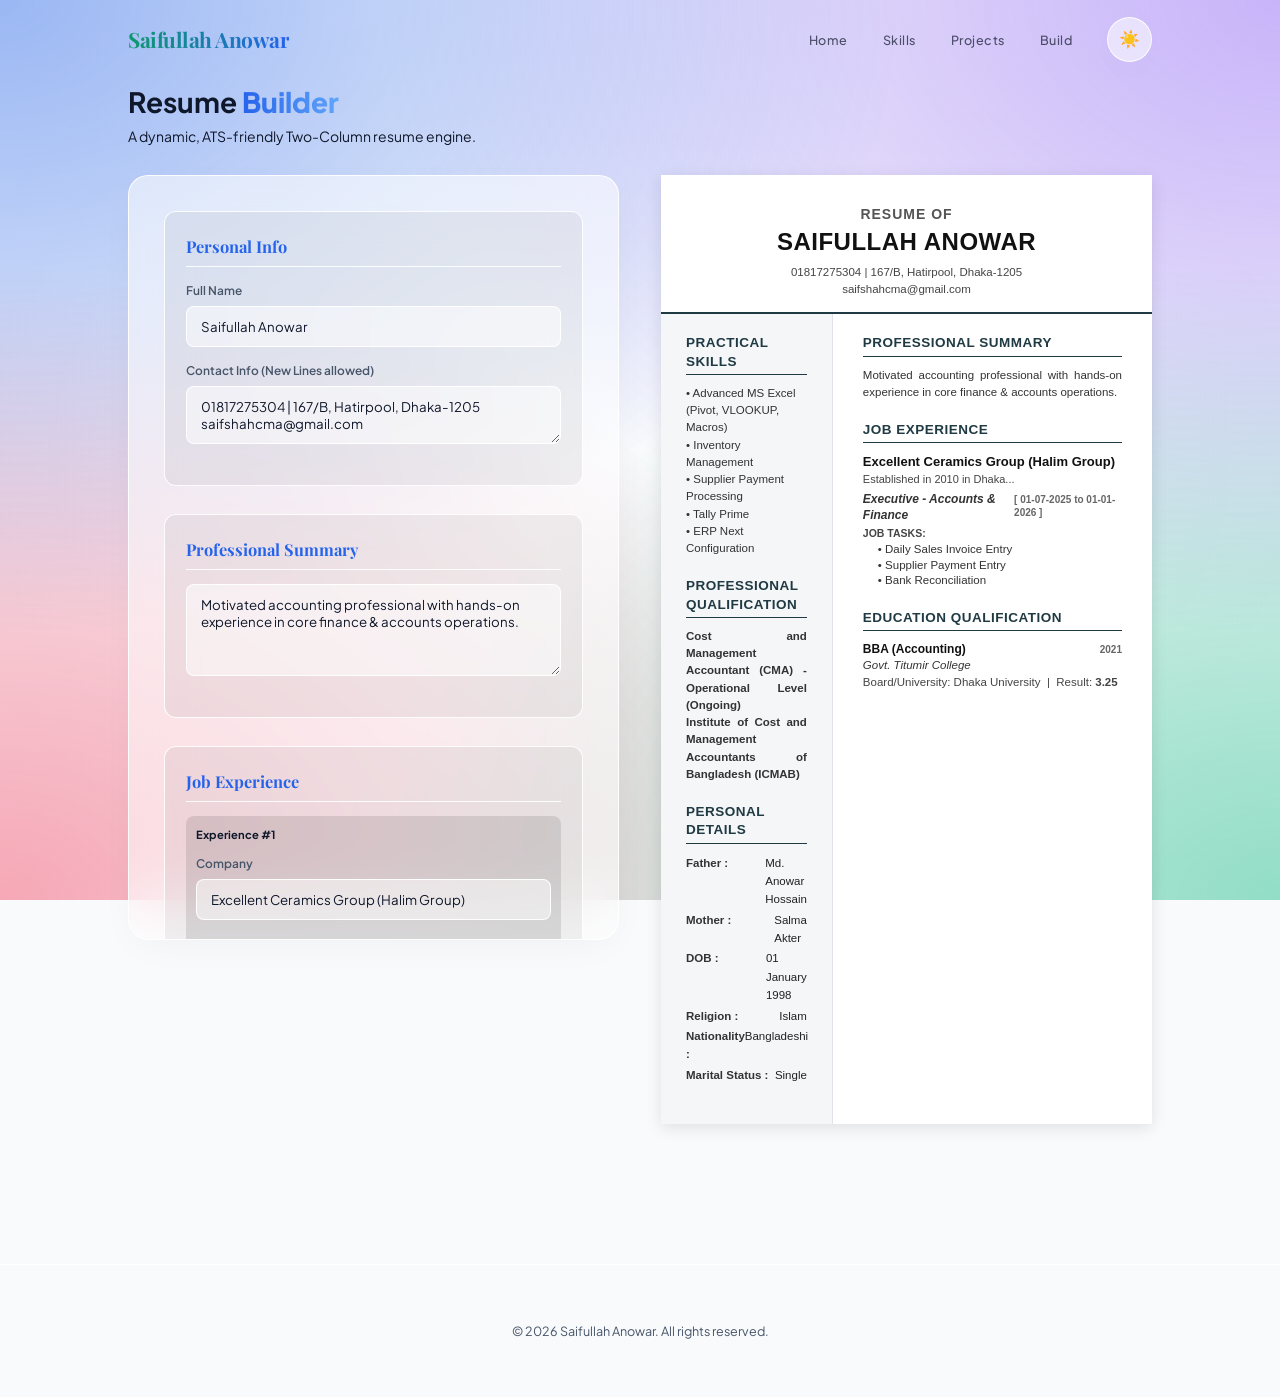
<file: pages/build.html>
<!DOCTYPE html>
<html lang="en">

<head>
  <meta charset="UTF-8" />
  <meta name="viewport" content="width=device-width, initial-scale=1.0" />
  <title>Resume Builder – Saifullah Anowar</title>
  <meta name="description" content="Build your ATS-friendly resume dynamically." />
  <link rel="preconnect" href="https://fonts.googleapis.com">
  <link rel="preconnect" href="https://fonts.gstatic.com" crossorigin>
  <link
    href="https://fonts.googleapis.com/css2?family=Playfair+Display:ital,wght@0,400..900;1,400..900&family=Plus+Jakarta+Sans:ital,wght@0,200..800;1,200..800&display=swap"
    rel="stylesheet">
  <link rel="stylesheet" href="/assets/css/main.css" />
  <link rel="stylesheet" href="/assets/css/desktop-ui.css" media="screen and (min-width: 1025px)" />
  <link rel="stylesheet" href="/assets/css/mobile-ui.css" media="screen and (max-width: 1024px)" />
  <style>
    .builder-container {
      display: grid;
      grid-template-columns: 1fr 1fr;
      gap: 3rem;
      padding: 2rem 0 6rem;
      align-items: start;
    }

    .editor-card, .preview-card {
      background: var(--glass-bg);
      backdrop-filter: var(--glass-blur);
      -webkit-backdrop-filter: var(--glass-blur);
      border: 1px solid var(--glass-border);
      border-radius: 20px;
      padding: 2.5rem;
      box-shadow: var(--card-shadow);
      position: sticky;
      top: 100px;
    }

    [data-theme="dark"] .editor-card, [data-theme="dark"] .preview-card {
       background: linear-gradient(135deg, rgba(30, 41, 59, 0.4), rgba(15, 23, 42, 0.7));
    }

    .editor-card {
      position: relative;
      top: 0;
      max-height: 85vh;
      overflow-y: auto;
    }

    /* Scrollbar for editor */
    .editor-card::-webkit-scrollbar { width: 8px; }
    .editor-card::-webkit-scrollbar-track { background: transparent; }
    .editor-card::-webkit-scrollbar-thumb { background: rgba(255,255,255,0.2); border-radius: 10px; }
    [data-theme="dark"] .editor-card::-webkit-scrollbar-thumb { background: rgba(255,255,255,0.1); }

    .editor-section {
      margin-bottom: 2rem;
      background: rgba(0,0,0,0.05);
      padding: 1.5rem;
      border-radius: 12px;
      border: 1px solid var(--glass-border);
    }
    [data-theme="dark"] .editor-section { background: rgba(0,0,0,0.15); }

    .editor-section h3 {
      font-family: var(--font-heading);
      color: var(--accent);
      margin-bottom: 1rem;
      border-bottom: 1px solid var(--glass-border);
      padding-bottom: 0.5rem;
      display: flex;
      justify-content: space-between;
      align-items: center;
    }

    .form-group { margin-bottom: 1rem; }
    .form-group label {
      display: block;
      font-size: 0.85rem;
      font-weight: 600;
      margin-bottom: 0.4rem;
      color: var(--text-dim);
    }

    .form-group input, .form-group textarea {
      width: 100%;
      padding: 0.8rem 1rem;
      background: rgba(255, 255, 255, 0.5);
      border: 1px solid var(--glass-border);
      border-radius: 8px;
      color: var(--text);
      font-family: var(--font-body);
      font-size: 0.95rem;
      outline: none;
      transition: border-color 0.3s;
    }
    [data-theme="dark"] .form-group input, [data-theme="dark"] .form-group textarea {
      background: rgba(0, 0, 0, 0.3);
    }

    .form-group input:focus, .form-group textarea:focus { border-color: var(--accent); }

    .btn-add {
      background: transparent;
      border: 1px dashed var(--accent);
      color: var(--accent);
      padding: 0.5rem 1rem;
      border-radius: 6px;
      cursor: pointer;
      font-family: var(--font-body);
      font-weight: 600;
      font-size: 0.85rem;
      transition: all 0.2s;
      width: 100%;
      margin-top: 10px;
    }
    .btn-add:hover { background: rgba(37, 99, 235, 0.1); }
    
    .btn-remove {
      background: rgba(239, 68, 68, 0.1);
      color: #ef4444;
      border: 1px solid rgba(239, 68, 68, 0.3);
      padding: 4px 8px;
      border-radius: 4px;
      cursor: pointer;
      font-size: 11px;
      float: right;
    }

    .print-btn {
      display: inline-block;
      width: 100%;
      padding: 1rem;
      background: linear-gradient(135deg, var(--accent), var(--accent-light));
      color: white;
      text-align: center;
      border: none;
      border-radius: 10px;
      font-weight: bold;
      font-size: 1.1rem;
      cursor: pointer;
      margin-top: 1rem;
      transition: transform 0.3s;
    }
    .print-btn:hover { transform: scale(1.02); }

    /* Layout Specifics for 2-Column Resume */
    .resume-preview {
      background: #fff;
      color: #333;
      min-height: 842px;
      box-shadow: 0 4px 15px rgba(0,0,0,0.1);
      font-family: 'Roboto', 'Helvetica Neue', Arial, sans-serif;
      line-height: 1.35;
      text-align: left;
      display: flex;
      flex-direction: column;
    }

    /* Header spanning 100% */
    .pv-top-header {
      background: #fff;
      padding: 30px 40px 15px 40px;
      text-align: center;
      border-bottom: 2px solid #203a43;
    }

    .pv-resume-of { font-family: 'Aptos', 'Segoe UI', sans-serif; font-size: 14px; font-weight: bold; margin-bottom: 2px; color: #555; letter-spacing: 1px;}
    #pv-name { font-family: 'Aptos', 'Segoe UI', sans-serif; font-size: 24px; font-weight: 800; margin-bottom: 6px; text-transform: uppercase; color: #111; letter-spacing: 0.5px;}
    #pv-contact { font-size: 11.5px; color: #444; line-height: 1.4; display: inline-block; }

    /* The Columns */
    .pv-body-wrapper {
      display: flex;
      flex: 1; /* Stretch to fill */
      align-items: stretch;
    }

    .pv-col-left {
      width: 35%;
      background-color: #f4f6F8; /* Subtle blue/grey shading */
      padding: 20px 25px;
      border-right: 1px solid #e0e4e8;
    }

    .pv-col-right {
      width: 65%;
      background-color: #fff;
      padding: 20px 30px;
    }

    /* Section Styling */
    .pv-section-title { 
      font-family: 'Aptos', 'Segoe UI', sans-serif;
      font-size: 13.5px; 
      font-weight: 800; 
      color: #203a43; /* slightly dark themed */
      border-bottom: 1.5px solid #203a43; 
      padding-bottom: 3px; 
      margin: 0 0 10px 0; 
      text-transform: uppercase; 
      letter-spacing: 0.5px;
    }
    
    .pv-section-wrapper {
      margin-bottom: 20px;
    }

    /* Typography inside content */
    .pv-text { font-size: 11.5px; line-height: 1.5; color: #333; text-align: justify; }
    
    .pv-list-box { font-size: 11.5px; line-height: 1.5; white-space: pre-line; color: #333; padding-left: 15px; }

    /* Job Specifics */
    .pv-job { margin-bottom: 14px; }
    .pv-job-company { font-family: 'Aptos', 'Segoe UI', sans-serif; font-size: 13px; font-weight: bold; color: #111; margin-bottom: 1px; }
    .pv-job-row { display: flex; justify-content: space-between; align-items: baseline; margin-bottom: 3px; }
    .pv-job-title { font-size: 12px; font-weight: 600; font-style: italic; color: #333;}
    .pv-job-date { font-size: 10px; font-weight: bold; color: #666; }
    .pv-job-desc { font-size: 11px; margin-bottom: 4px; text-align: justify; color: #444; }
    .pv-job-tasks { font-size: 11.5px; white-space: pre-line; padding-left: 15px; color: #333; margin-top:2px;}
    .pv-job-label { font-size: 10.5px; font-weight:bold; color: #444; text-transform: uppercase;}

    /* Education Item - No table */
    .pv-edu-item { margin-bottom: 12px; }
    .pv-edu-header { display: flex; justify-content: space-between; align-items: baseline; }
    .pv-edu-degree { font-size: 12px; font-weight: bold; color: #111; }
    .pv-edu-year { font-size: 10px; font-weight: bold; color: #666; }
    .pv-edu-inst { font-size: 11.5px; font-weight: 500; font-style: italic; color: #333; margin-top:1px;}
    .pv-edu-details { font-size: 11.5px; color: #444; margin-top:1px;}

    /* Personal Details Flex instead of tables */
    .pv-detail-row {
      display: flex;
      font-size: 11.5px;
      line-height: 1.6;
      margin-bottom: 2px;
    }
    .pv-detail-label {
      width: 100px;
      font-weight: 600;
      color: #333;
    }
    .pv-detail-value {
      flex: 1;
      color: #222;
    }

    @media (max-width: 1024px) {
      .builder-container { grid-template-columns: 1fr; }
      .editor-card, .preview-card { position: static; max-height: none; }
    }

    @media print {
      /* Print setting margin: 0 entirely disables browser headers/footers */
      @page { margin: 0; size: A4; }
      
      body * { visibility: hidden; }
      #header, #footer-placeholder, .editor-card, .layout::before, .projects-hero { display: none !important; }
      
      .resume-preview, .resume-preview * { visibility: visible; }
      .resume-preview { 
        position: absolute; 
        left: 0; 
        top: 0; 
        width: 100%; 
        min-height: 100vh;
        box-shadow: none; 
        padding: 0.5in !important; /* Internal page margin */
        box-sizing: border-box;
        margin: 0; 
        background: #fff;
      }

      /* Force background color to print for shaded left side column */
      .pv-col-left, .pv-top-header {
        -webkit-print-color-adjust: exact !important;
        print-color-adjust: exact !important;
      }

      /* The internal layout should stretch fully to print edges */
      .pv-body-wrapper { height: auto; }
    }
  </style>
</head>

<body>
  <div id="header-placeholder"></div>

  <div class="layout">
    <main class="main">
      <div class="projects-hero" style="padding-bottom: 0;">
        <h1>Resume <span class="accent-text">Builder</span></h1>
        <p>A dynamic, ATS-friendly Two-Column resume engine.</p>
      </div>

      <div class="builder-container">
        
        <!-- Editor Side -->
        <div class="editor-card" id="editor-pane">
          
          <div class="editor-section">
            <h3>Personal Info</h3>
            <div class="form-group"><label>Full Name</label><input type="text" id="in-name" value="Saifullah Anowar" class="upd"></div>
            <div class="form-group"><label>Contact Info (New Lines allowed)</label><textarea id="in-contact" rows="2" class="upd">01817275304 | 167/B, Hatirpool, Dhaka-1205&#10;saifshahcma@gmail.com</textarea></div>
          </div>

          <div class="editor-section">
            <h3>Professional Summary</h3>
            <div class="form-group"><textarea id="in-summary" rows="4" class="upd">Motivated accounting professional with hands-on experience in core finance & accounts operations.</textarea></div>
          </div>

          <div class="editor-section">
            <h3>Job Experience</h3>
            <div id="experience-list">
              <!-- Dynamically populated via JS -->
            </div>
            <button class="btn-add" onclick="addExperience()">+ Add Another Experience</button>
          </div>

          <div class="editor-section">
            <h3>Practical Skills</h3>
            <div class="form-group"><textarea id="in-prac-skills" rows="4" class="upd">• Advanced MS Excel (Pivot, VLOOKUP, Macros)&#10;• Inventory Management&#10;• Supplier Payment Processing&#10;• Tally Prime&#10;• ERP Next Configuration</textarea></div>
          </div>

          <div class="editor-section">
            <h3>Professional Qualifications</h3>
            <div class="form-group"><textarea id="in-prof-qual" rows="4" class="upd">Cost and Management Accountant (CMA) - Operational Level (Ongoing)&#10;Institute of Cost and Management Accountants of Bangladesh (ICMAB)</textarea></div>
          </div>

          <div class="editor-section">
            <h3>Education Qualification</h3>
            <div id="education-list">
               <!-- Dynamically populated via JS -->
            </div>
             <button class="btn-add" onclick="addEducation()">+ Add Education</button>
          </div>

          <div class="editor-section">
            <h3>Personal Details</h3>
            <div style="display:grid; grid-template-columns:1fr 1fr; gap:10px;">
              <div class="form-group"><label>Father's Name</label><input type="text" id="in-father" value="Md. Anowar Hossain" class="upd"></div>
              <div class="form-group"><label>Mother's Name</label><input type="text" id="in-mother" value="Salma Akter" class="upd"></div>
              <div class="form-group"><label>Date of Birth</label><input type="text" id="in-dob" value="01 January 1998" class="upd"></div>
              <div class="form-group"><label>Religion</label><input type="text" id="in-religion" value="Islam" class="upd"></div>
              <div class="form-group"><label>Nationality</label><input type="text" id="in-nation" value="Bangladeshi" class="upd"></div>
              <div class="form-group"><label>Marital Status</label><input type="text" id="in-marital" value="Single" class="upd"></div>
            </div>
          </div>

          <button class="print-btn" onclick="window.print()">Print / Save as PDF</button>
        </div>

        <!-- Preview Side -->
        <div class="preview-card" style="padding:0; background:transparent; border:none; box-shadow:none;">
          <div class="resume-preview" id="resume-preview">
            
            <!-- 100% Width Top Header -->
            <div class="pv-top-header">
              <div class="pv-resume-of">RESUME OF</div>
              <div id="pv-name"></div>
              <div id="pv-contact" style="white-space: pre-wrap;"></div>
            </div>

            <!-- CSS Flex Two-Column Layout -->
            <div class="pv-body-wrapper">
              
              <!-- 40% Left Column Darker -->
              <div class="pv-col-left">

                <div class="pv-section-wrapper">
                  <div class="pv-section-title">Practical Skills</div>
                  <div id="pv-prac-skills" class="pv-list-box" style="padding-left:0;"></div>
                </div>

                <div class="pv-section-wrapper">
                  <div class="pv-section-title">Professional Qualification</div>
                  <div id="pv-prof-qual" class="pv-text" style="font-weight:600; white-space: pre-wrap;"></div>
                </div>

                <div class="pv-section-wrapper">
                  <div class="pv-section-title">Personal Details</div>
                  
                  <div class="pv-detail-row"><div class="pv-detail-label">Father :</div><div class="pv-detail-value" id="pv-father"></div></div>
                  <div class="pv-detail-row"><div class="pv-detail-label">Mother :</div><div class="pv-detail-value" id="pv-mother"></div></div>
                  <div class="pv-detail-row"><div class="pv-detail-label">DOB :</div><div class="pv-detail-value" id="pv-dob"></div></div>
                  <div class="pv-detail-row"><div class="pv-detail-label">Religion :</div><div class="pv-detail-value" id="pv-religion"></div></div>
                  <div class="pv-detail-row"><div class="pv-detail-label">Nationality :</div><div class="pv-detail-value" id="pv-nation"></div></div>
                  <div class="pv-detail-row"><div class="pv-detail-label">Marital Status :</div><div class="pv-detail-value" id="pv-marital"></div></div>
                </div>

              </div>
              
              <!-- 60% Right Column White -->
              <div class="pv-col-right">

                <div class="pv-section-wrapper">
                  <div class="pv-section-title">Professional Summary</div>
                  <div id="pv-summary" class="pv-text"></div>
                </div>

                <div class="pv-section-wrapper">
                  <div class="pv-section-title">Job Experience</div>
                  <div id="pv-experience-container"></div>
                </div>

                <div class="pv-section-wrapper">
                  <div class="pv-section-title">Education Qualification</div>
                  <!-- Swapped from table to stacked linear text -->
                  <div id="pv-education-container"></div>
                </div>

              </div>

            </div>

          </div>
        </div>

      </div>
    </main>
  </div>

  <div id="footer-placeholder"></div>

  <script>
    // --- Data State ---
    let experienceData = [
      { id: Date.now(), company: "Excellent Ceramics Group (Halim Group)", desc: "Established in 2010 in Dhaka...", title: "Executive - Accounts & Finance", dates: "01-07-2025 to 01-01-2026", tasks: "• Daily Sales Invoice Entry\n• Supplier Payment Entry\n• Bank Reconciliation" }
    ];

    let educationData = [
      { id: Date.now()+1, degree: "BBA (Accounting)", inst: "Govt. Titumir College", board: "Dhaka University", year: "2021", result: "3.25" }
    ];

    // --- Dynamic Rendering Logic ---

    function renderEditor() {
      // Experience
      const expList = document.getElementById('experience-list');
      expList.innerHTML = '';
      experienceData.forEach((exp, index) => {
        const div = document.createElement('div');
        div.style.marginBottom = "15px";
        div.style.padding = "10px";
        div.style.background = "rgba(0,0,0,0.1)";
        div.style.borderRadius = "8px";
        
        div.innerHTML = `
          <div style="font-size:0.8rem; font-weight:bold; margin-bottom:10px;">Experience #${index+1} 
            ${experienceData.length > 1 ? `<button class="btn-remove" onclick="removeExperience(${exp.id})">Remove</button>` : ''}
          </div>
          <div class="form-group"><label>Company</label><input type="text" value="${exp.company}" oninput="updateExp(${exp.id}, 'company', this.value)"></div>
          <div class="form-group"><label>Description</label><input type="text" value="${exp.desc}" oninput="updateExp(${exp.id}, 'desc', this.value)"></div>
          <div style="display:flex; gap:10px;">
            <div class="form-group" style="flex:1;"><label>Title</label><input type="text" value="${exp.title}" oninput="updateExp(${exp.id}, 'title', this.value)"></div>
            <div class="form-group" style="flex:1;"><label>Dates</label><input type="text" value="${exp.dates}" oninput="updateExp(${exp.id}, 'dates', this.value)"></div>
          </div>
          <div class="form-group"><label>Tasks</label><textarea rows="3" oninput="updateExp(${exp.id}, 'tasks', this.value)">${exp.tasks}</textarea></div>
        `;
        expList.appendChild(div);
      });

      // Education
      const eduList = document.getElementById('education-list');
      eduList.innerHTML = '';
      educationData.forEach((edu, index) => {
        const div = document.createElement('div');
        div.style.marginBottom = "10px";
        div.style.padding = "10px";
        div.style.background = "rgba(0,0,0,0.1)";
        div.style.borderRadius = "8px";
        div.innerHTML = `
          <div style="font-size:0.8rem; font-weight:bold; margin-bottom:5px;">Education #${index+1}
            ${educationData.length > 1 ? `<button class="btn-remove" onclick="removeEducation(${edu.id})">Remove</button>` : ''}
          </div>
          <div style="display:grid; grid-template-columns:1fr 1fr; gap:5px;">
            <input type="text" placeholder="Degree" value="${edu.degree}" oninput="updateEdu(${edu.id}, 'degree', this.value)">
            <input type="text" placeholder="Institution" value="${edu.inst}" oninput="updateEdu(${edu.id}, 'inst', this.value)">
            <input type="text" placeholder="Board/University" value="${edu.board}" oninput="updateEdu(${edu.id}, 'board', this.value)">
            <div style="display:flex; gap:5px;">
               <input type="text" placeholder="Year" value="${edu.year}" oninput="updateEdu(${edu.id}, 'year', this.value)" style="flex:1;">
               <input type="text" placeholder="Result" value="${edu.result}" oninput="updateEdu(${edu.id}, 'result', this.value)" style="flex:1;">
            </div>
          </div>
        `;
        eduList.appendChild(div);
      });

      updatePreview();
    }

    // --- State Handlers ---
    function addExperience() { experienceData.push({ id: Date.now(), company: "", desc: "", title: "", dates: "", tasks: "" }); renderEditor(); }
    function removeExperience(id) { experienceData = experienceData.filter(e => e.id !== id); renderEditor(); }
    function updateExp(id, field, value) { const exp = experienceData.find(e => e.id === id); if(exp) { exp[field] = value; updatePreview(); } }

    function addEducation() { educationData.push({ id: Date.now(), degree: "", inst: "", board: "", year: "", result: "" }); renderEditor(); }
    function removeEducation(id) { educationData = educationData.filter(e => e.id !== id); renderEditor(); }
    function updateEdu(id, field, value) { const e = educationData.find(e => e.id === id); if(e) { e[field] = value; updatePreview(); } }

    // --- Core Update Function ---
    function updatePreview() {
      document.getElementById('pv-name').innerText = document.getElementById('in-name').value;
      document.getElementById('pv-contact').innerText = document.getElementById('in-contact').value;
      document.getElementById('pv-summary').innerText = document.getElementById('in-summary').value;
      
      document.getElementById('pv-prac-skills').innerText = document.getElementById('in-prac-skills').value;
      document.getElementById('pv-prof-qual').innerText = document.getElementById('in-prof-qual').value;
      
      document.getElementById('pv-father').innerText = document.getElementById('in-father').value;
      document.getElementById('pv-mother').innerText = document.getElementById('in-mother').value;
      document.getElementById('pv-dob').innerText = document.getElementById('in-dob').value;
      document.getElementById('pv-religion').innerText = document.getElementById('in-religion').value;
      document.getElementById('pv-nation').innerText = document.getElementById('in-nation').value;
      document.getElementById('pv-marital').innerText = document.getElementById('in-marital').value;

      // Render Dynamic Experience
      const pvExpObj = document.getElementById('pv-experience-container');
      pvExpObj.innerHTML = experienceData.map(exp => `
        <div class="pv-job">
          <div class="pv-job-company">${exp.company}</div>
          ${exp.desc ? `<div class="pv-job-desc">${exp.desc}</div>` : ''}
          <div class="pv-job-row">
            <div class="pv-job-title">${exp.title}</div>
            <div class="pv-job-date">[ ${exp.dates} ]</div>
          </div>
          <div class="pv-job-label">JOB TASKS:</div>
          <div class="pv-job-tasks">${exp.tasks}</div>
        </div>
      `).join('');

      // Render Dynamic Education - Layout without Table
      const pvEduObj = document.getElementById('pv-education-container');
      pvEduObj.innerHTML = educationData.map(edu => `
        <div class="pv-edu-item">
          <div class="pv-edu-header">
            <span class="pv-edu-degree">${edu.degree}</span>
            <span class="pv-edu-year">${edu.year}</span>
          </div>
          <div class="pv-edu-inst">${edu.inst}</div>
          <div class="pv-edu-details">
            ${edu.board ? `Board/University: ${edu.board} &nbsp;|&nbsp; ` : ''} 
            Result: <strong>${edu.result}</strong>
          </div>
        </div>
      `).join('');
    }

    // Attach listeners to static inputs
    document.querySelectorAll('.upd').forEach(inp => {
      inp.addEventListener('input', updatePreview);
    });

    // Init
    renderEditor();

    // --- Main App Setup ---
    let currentMode = null;
    async function loadUI() {
      const mode = window.innerWidth <= 1024 ? 'mobile' : 'desktop';
      if (mode === currentMode) return;
      currentMode = mode;

      try {
        const res = await fetch(mode === 'mobile' ? '/templetes/mobile-ui.html' : '/templetes/desktop-ui.html');
        const doc = new DOMParser().parseFromString(await res.text(), 'text/html');

        const hp = document.getElementById('header-placeholder');
        hp.innerHTML = '';
        hp.appendChild(doc.querySelector('header').cloneNode(true));
        if (mode === 'mobile') hp.appendChild(doc.querySelector('nav').cloneNode(true));

        const fp = document.getElementById('footer-placeholder');
        fp.innerHTML = '';
        fp.appendChild(doc.querySelector('footer').cloneNode(true));

        document.querySelectorAll('.navmenu a').forEach(a => {
          a.classList.remove('active');
          if (a.getAttribute('href') === '/pages/build.html') a.classList.add('active');
        });
        
        const savedTheme = localStorage.getItem('theme');
        const systemTheme = window.matchMedia('(prefers-color-scheme: dark)').matches ? 'dark' : 'light';
        document.documentElement.setAttribute('data-theme', savedTheme || systemTheme);
      } catch (e) { console.error(e); }
    }
    loadUI();
    window.addEventListener('resize', () => {
      const nm = window.innerWidth <= 1024 ? 'mobile' : 'desktop';
      if (nm !== currentMode) { currentMode = nm; loadUI(); }
    });
    function toggleTheme() {
      const nt = document.documentElement.getAttribute('data-theme') === 'dark' ? 'light' : 'dark';
      document.documentElement.setAttribute('data-theme', nt);
      localStorage.setItem('theme', nt);
    }
    function toggleMenu() { document.getElementById('navmenu')?.classList.toggle('visible'); }
  </script>
</body>
</html>
</file>
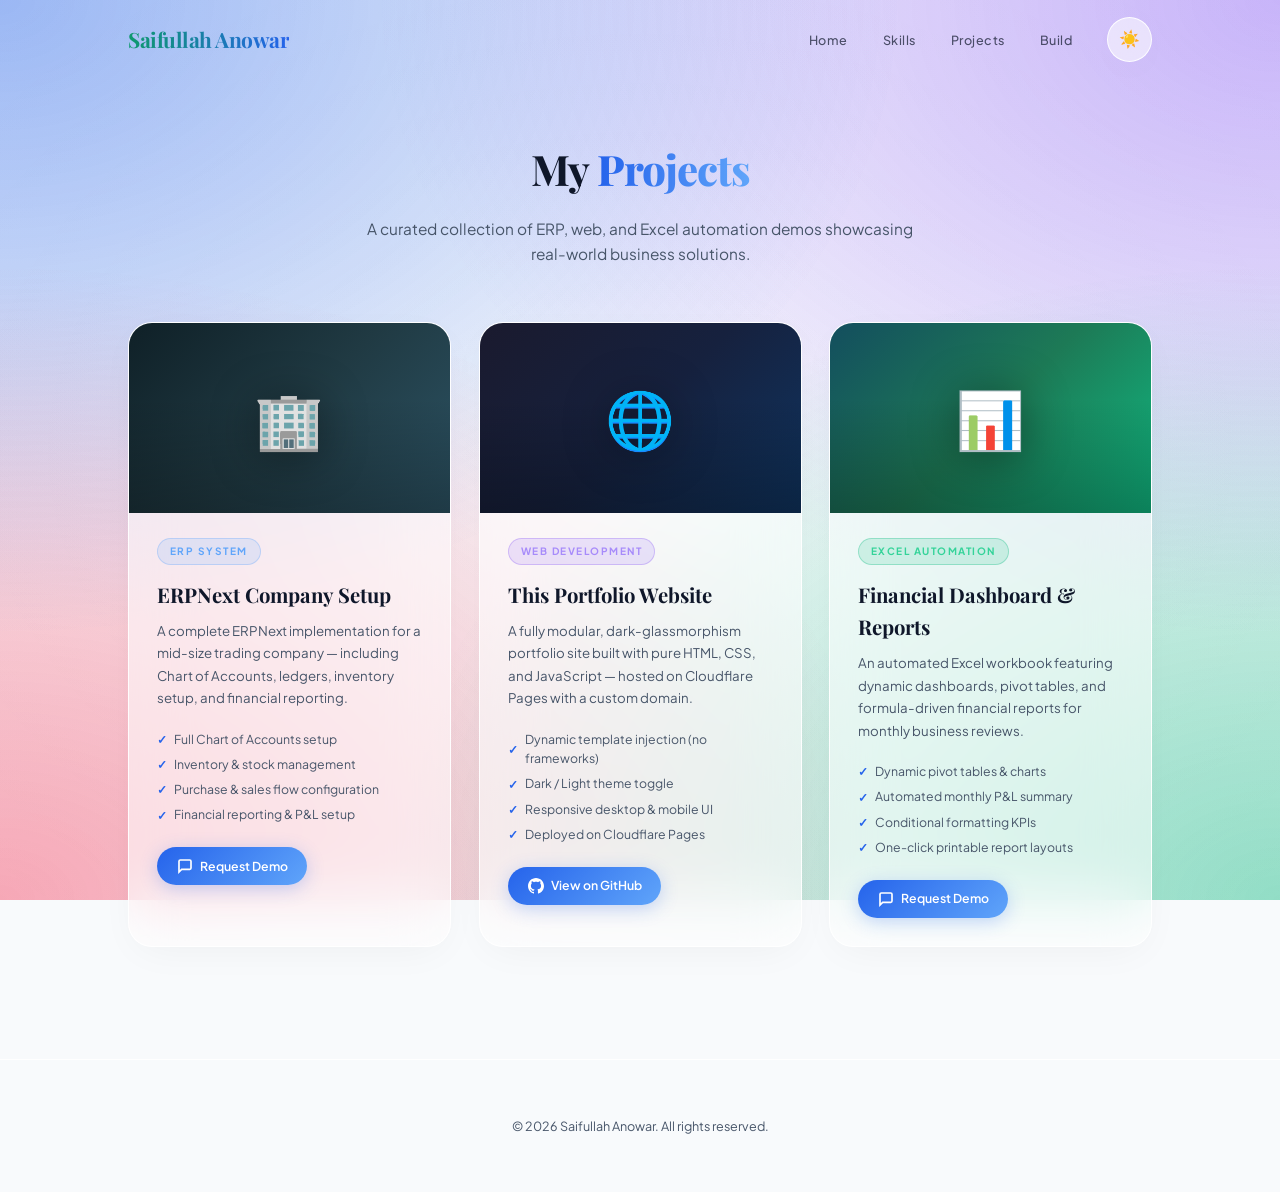
<file: pages/projects.html>
<!DOCTYPE html>
<html lang="en">

<head>
  <meta charset="UTF-8" />
  <meta name="viewport" content="width=device-width, initial-scale=1.0" />
  <title>Projects – Saifullah Anowar</title>
  <meta name="description" content="Demo projects by Saifullah Anowar – ERP systems, web development, and Excel automation." />
  <link rel="preconnect" href="https://fonts.googleapis.com">
  <link rel="preconnect" href="https://fonts.gstatic.com" crossorigin>
  <link
    href="https://fonts.googleapis.com/css2?family=Playfair+Display:ital,wght@0,400..900;1,400..900&family=Plus+Jakarta+Sans:ital,wght@0,200..800;1,200..800&display=swap"
    rel="stylesheet">
  <link rel="stylesheet" href="/assets/css/main.css" />
  <link rel="stylesheet" href="/assets/css/desktop-ui.css" media="screen and (min-width: 1025px)" />
  <link rel="stylesheet" href="/assets/css/mobile-ui.css" media="screen and (max-width: 1024px)" />
  <style>
    .projects-hero {
      text-align: center;
      padding: 4rem 0 2rem;
    }

    .projects-hero h1 {
      font-family: var(--font-heading);
      font-size: 3rem;
      font-weight: 700;
      letter-spacing: -1px;
      margin-bottom: 1rem;
    }

    .projects-hero p {
      color: var(--text-dim);
      font-size: 1.1rem;
      max-width: 560px;
      margin: 0 auto;
    }

    .projects-grid {
      display: grid;
      grid-template-columns: repeat(auto-fit, minmax(320px, 1fr));
      gap: 2rem;
      padding: 2rem 0 4rem;
    }

    .project-card {
      background: var(--glass-bg);
      backdrop-filter: var(--glass-blur);
      -webkit-backdrop-filter: var(--glass-blur);
      border: 1px solid var(--glass-border);
      border-radius: 24px;
      overflow: hidden;
      box-shadow: var(--card-shadow);
      transition: transform 0.35s cubic-bezier(0.4, 0, 0.2, 1), box-shadow 0.35s ease;
      will-change: transform;
      transform: translateZ(0);
    }

    [data-theme="dark"] .project-card {
      background: linear-gradient(135deg, rgba(30, 41, 59, 0.4), rgba(15, 23, 42, 0.7));
      border-top: 1px solid rgba(255, 255, 255, 0.15);
      border-left: 1px solid rgba(255, 255, 255, 0.1);
    }

    .project-card:hover {
      transform: translateY(-8px) translateZ(0);
      box-shadow: 0 24px 60px -12px rgba(0, 0, 0, 0.18);
    }

    .project-banner {
      width: 100%;
      height: 190px;
      display: flex;
      align-items: center;
      justify-content: center;
      font-size: 4rem;
      position: relative;
      overflow: hidden;
    }

    .project-banner.erp {
      background: linear-gradient(135deg, #0f2027, #203a43, #2c5364);
    }

    .project-banner.web {
      background: linear-gradient(135deg, #1a1a2e, #16213e, #0f3460);
    }

    .project-banner.excel {
      background: linear-gradient(135deg, #134e5e, #1d7a56, #10b981);
    }

    .project-banner::after {
      content: '';
      position: absolute;
      inset: 0;
      background: linear-gradient(to bottom, transparent 40%, rgba(0,0,0,0.3) 100%);
    }

    .project-banner .banner-icon {
      position: relative;
      z-index: 1;
      filter: drop-shadow(0 4px 24px rgba(0,0,0,0.4));
    }

    .project-body {
      padding: 1.8rem 2rem 2rem;
    }

    .project-tag {
      display: inline-block;
      font-size: 0.72rem;
      font-weight: 700;
      text-transform: uppercase;
      letter-spacing: 1.5px;
      padding: 0.3rem 0.85rem;
      border-radius: 99px;
      margin-bottom: 1rem;
    }

    .tag-erp   { background: rgba(96,165,250,0.15); color: #60a5fa; border: 1px solid rgba(96,165,250,0.3); }
    .tag-web   { background: rgba(139,92,246,0.15);  color: #a78bfa; border: 1px solid rgba(139,92,246,0.3); }
    .tag-excel { background: rgba(16,185,129,0.15);  color: #34d399; border: 1px solid rgba(16,185,129,0.3); }

    .project-body h2 {
      font-family: var(--font-heading);
      font-size: 1.45rem;
      font-weight: 700;
      margin-bottom: 0.6rem;
      color: var(--text);
    }

    .project-body p {
      color: var(--text-dim);
      font-size: 0.95rem;
      line-height: 1.7;
      margin-bottom: 1.4rem;
    }

    .project-features {
      list-style: none;
      margin-bottom: 1.6rem;
      display: flex;
      flex-direction: column;
      gap: 0.4rem;
    }

    .project-features li {
      font-size: 0.88rem;
      color: var(--text-dim);
      display: flex;
      align-items: center;
      gap: 0.5rem;
    }

    .project-features li::before {
      content: '✓';
      color: var(--accent);
      font-weight: 700;
      font-size: 0.85rem;
    }

    .project-btn {
      display: inline-flex;
      align-items: center;
      gap: 0.5rem;
      padding: 0.65rem 1.4rem;
      border-radius: 99px;
      font-size: 0.88rem;
      font-weight: 600;
      text-decoration: none;
      background: linear-gradient(135deg, var(--accent), var(--accent-light));
      color: #fff;
      transition: transform 0.25s ease, box-shadow 0.25s ease;
      box-shadow: 0 4px 18px rgba(37,99,235,0.25);
    }

    .project-btn:hover {
      transform: scale(1.06);
      box-shadow: 0 8px 28px rgba(37,99,235,0.35);
    }

    .project-btn svg {
      width: 16px;
      height: 16px;
    }

    @media (max-width: 768px) {
      .projects-hero h1 { font-size: 2.2rem; }
      .projects-grid { grid-template-columns: 1fr; }
    }
  </style>
</head>

<body>
  <div id="header-placeholder"></div>

  <div class="layout">
    <main class="main">

      <div class="projects-hero">
        <h1>My <span class="accent-text">Projects</span></h1>
        <p>A curated collection of ERP, web, and Excel automation demos showcasing real-world business solutions.</p>
      </div>

      <div class="projects-grid">

        <!-- ERP Project -->
        <div class="project-card">
          <div class="project-banner erp">
            <span class="banner-icon">🏢</span>
          </div>
          <div class="project-body">
            <span class="project-tag tag-erp">ERP System</span>
            <h2>ERPNext Company Setup</h2>
            <p>A complete ERPNext implementation for a mid-size trading company — including Chart of Accounts, ledgers, inventory setup, and financial reporting.</p>
            <ul class="project-features">
              <li>Full Chart of Accounts setup</li>
              <li>Inventory & stock management</li>
              <li>Purchase & sales flow configuration</li>
              <li>Financial reporting & P&amp;L setup</li>
            </ul>
            <a href="mailto:info@saifit.org?subject=ERP Demo Request" class="project-btn">
              <svg viewBox="0 0 24 24" fill="none" stroke="currentColor" stroke-width="2.5"><path d="M21 15a2 2 0 0 1-2 2H7l-4 4V5a2 2 0 0 1 2-2h14a2 2 0 0 1 2 2z"></path></svg>
              Request Demo
            </a>
          </div>
        </div>

        <!-- Website Project -->
        <div class="project-card">
          <div class="project-banner web">
            <span class="banner-icon">🌐</span>
          </div>
          <div class="project-body">
            <span class="project-tag tag-web">Web Development</span>
            <h2>This Portfolio Website</h2>
            <p>A fully modular, dark-glassmorphism portfolio site built with pure HTML, CSS, and JavaScript — hosted on Cloudflare Pages with a custom domain.</p>
            <ul class="project-features">
              <li>Dynamic template injection (no frameworks)</li>
              <li>Dark / Light theme toggle</li>
              <li>Responsive desktop & mobile UI</li>
              <li>Deployed on Cloudflare Pages</li>
            </ul>
            <a href="https://github.com/saifshah00/My_Portfolio" target="_blank" rel="noopener" class="project-btn">
              <svg viewBox="0 0 24 24" fill="currentColor"><path d="M12 0C5.37 0 0 5.37 0 12c0 5.3 3.438 9.8 8.205 11.385.6.113.82-.258.82-.577 0-.285-.01-1.04-.015-2.04-3.338.724-4.042-1.61-4.042-1.61-.546-1.385-1.335-1.755-1.335-1.755-1.087-.744.084-.729.084-.729 1.205.084 1.838 1.236 1.838 1.236 1.07 1.835 2.809 1.305 3.495.998.108-.776.417-1.305.76-1.605-2.665-.3-5.466-1.332-5.466-5.93 0-1.31.465-2.38 1.235-3.22-.135-.303-.54-1.523.105-3.176 0 0 1.005-.322 3.3 1.23.96-.267 1.98-.399 3-.405 1.02.006 2.04.138 3 .405 2.28-1.552 3.285-1.23 3.285-1.23.645 1.653.24 2.873.12 3.176.765.84 1.23 1.91 1.23 3.22 0 4.61-2.805 5.625-5.475 5.92.42.36.81 1.096.81 2.22 0 1.606-.015 2.896-.015 3.286 0 .315.21.69.825.57C20.565 21.795 24 17.295 24 12c0-6.63-5.37-12-12-12"/></svg>
              View on GitHub
            </a>
          </div>
        </div>

        <!-- Excel Project -->
        <div class="project-card">
          <div class="project-banner excel">
            <span class="banner-icon">📊</span>
          </div>
          <div class="project-body">
            <span class="project-tag tag-excel">Excel Automation</span>
            <h2>Financial Dashboard & Reports</h2>
            <p>An automated Excel workbook featuring dynamic dashboards, pivot tables, and formula-driven financial reports for monthly business reviews.</p>
            <ul class="project-features">
              <li>Dynamic pivot tables & charts</li>
              <li>Automated monthly P&amp;L summary</li>
              <li>Conditional formatting KPIs</li>
              <li>One-click printable report layouts</li>
            </ul>
            <a href="mailto:info@saifit.org?subject=Excel Demo Request" class="project-btn">
              <svg viewBox="0 0 24 24" fill="none" stroke="currentColor" stroke-width="2.5"><path d="M21 15a2 2 0 0 1-2 2H7l-4 4V5a2 2 0 0 1 2-2h14a2 2 0 0 1 2 2z"></path></svg>
              Request Demo
            </a>
          </div>
        </div>

      </div>
    </main>
  </div>

  <div id="footer-placeholder"></div>

  <script>
    let currentMode = null;

    async function loadUI() {
      const mode = window.innerWidth <= 1024 ? 'mobile' : 'desktop';
      if (mode === currentMode) return;
      currentMode = mode;

      const templateFile = mode === 'mobile'
        ? '/templetes/mobile-ui.html'
        : '/templetes/desktop-ui.html';

      try {
        const res = await fetch(templateFile);
        const html = await res.text();
        const doc = new DOMParser().parseFromString(html, 'text/html');

        const headerPlaceholder = document.getElementById('header-placeholder');
        headerPlaceholder.innerHTML = '';
        const newHeader = doc.querySelector('header');
        if (newHeader) headerPlaceholder.appendChild(newHeader.cloneNode(true));

        if (currentMode === 'mobile') {
          const newNav = doc.querySelector('nav');
          if (newNav) headerPlaceholder.appendChild(newNav.cloneNode(true));
        }

        const footerPlaceholder = document.getElementById('footer-placeholder');
        footerPlaceholder.innerHTML = '';
        const newFooter = doc.querySelector('footer');
        if (newFooter) footerPlaceholder.appendChild(newFooter.cloneNode(true));

        // Mark Projects as active nav link
        document.querySelectorAll('.navmenu a').forEach(a => {
          a.classList.remove('active');
          if (a.getAttribute('href') === '/pages/projects.html') a.classList.add('active');
        });

        initTheme();
        window.dispatchEvent(new Event('scroll'));

      } catch (err) {
        console.error(err);
        document.getElementById('header-placeholder').innerHTML =
          `<div style="padding:20px;background:red;color:#fff;text-align:center;z-index:10000;position:relative;">
            <b>Error loading UI templates.</b> Use a local web server (like Live Server).
          </div>`;
      }
    }

    loadUI();

    window.addEventListener('resize', () => {
      const newMode = window.innerWidth <= 1024 ? 'mobile' : 'desktop';
      if (newMode !== currentMode) { currentMode = newMode; loadUI(); }
    });

    function initTheme() {
      const savedTheme = localStorage.getItem('theme');
      const systemTheme = window.matchMedia('(prefers-color-scheme: dark)').matches ? 'dark' : 'light';
      document.documentElement.setAttribute('data-theme', savedTheme || systemTheme);
    }

    function toggleTheme() {
      const newTheme = document.documentElement.getAttribute('data-theme') === 'dark' ? 'light' : 'dark';
      document.documentElement.setAttribute('data-theme', newTheme);
      localStorage.setItem('theme', newTheme);
    }

    function toggleMenu() {
      const menu = document.getElementById('navmenu');
      if (menu) menu.classList.toggle('visible');
    }

    window.addEventListener('scroll', () => {
      const header = document.getElementById('header');
      if (header) header.classList.toggle('scrolled', window.scrollY > 50);
    });
  </script>
</body>

</html>
</file>
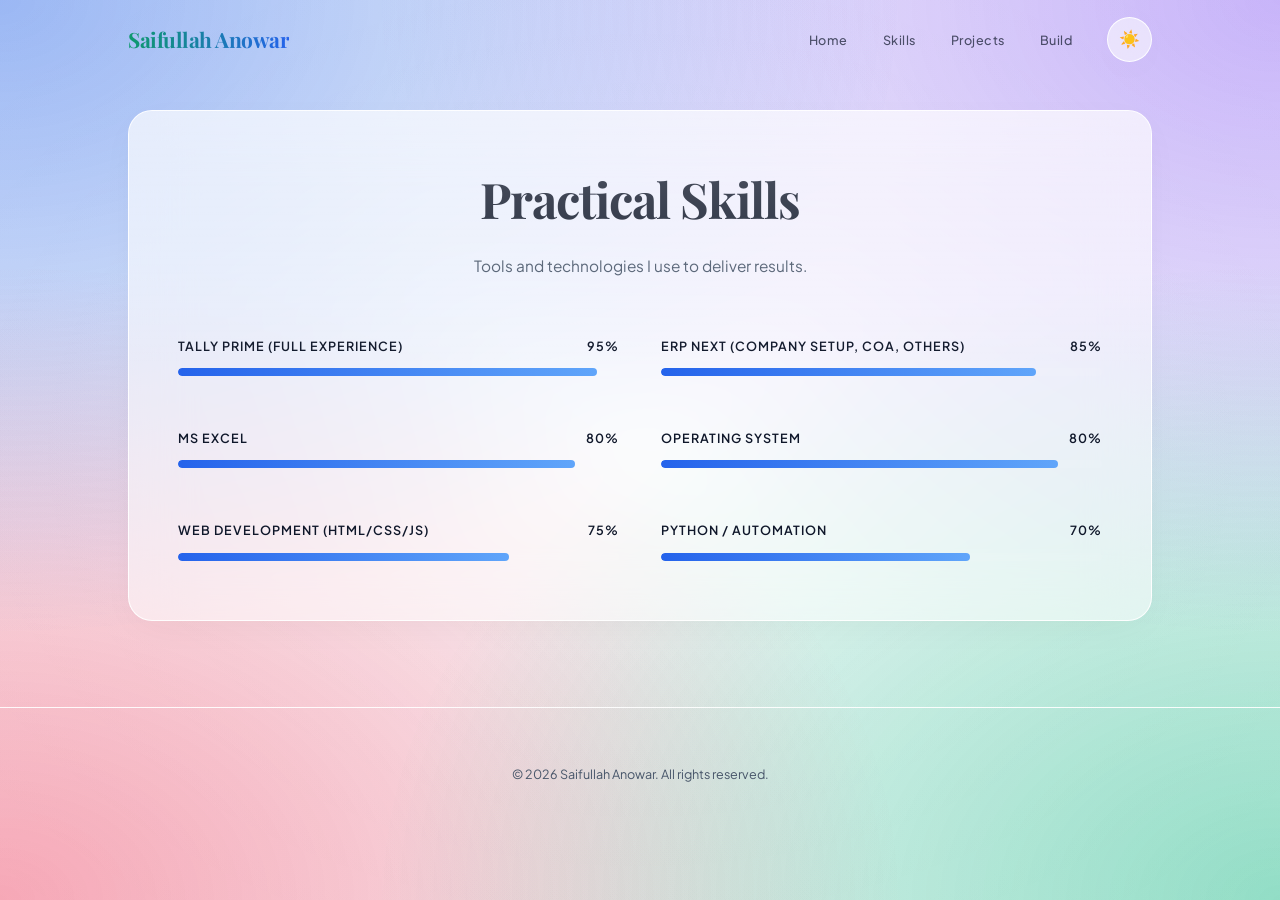
<file: pages/skills.html>
<!DOCTYPE html>
<html lang="en">

<head>
  <meta charset="UTF-8" />
  <meta name="viewport" content="width=device-width, initial-scale=1.0" />
  <title>Skills – Saifullah Anowar</title>
  <meta name="description" content="Practical skills of Saifullah Anowar – Tally Prime, ERP Next, MS Excel, and more." />
  <link rel="preconnect" href="https://fonts.googleapis.com">
  <link rel="preconnect" href="https://fonts.gstatic.com" crossorigin>
  <link
    href="https://fonts.googleapis.com/css2?family=Playfair+Display:ital,wght@0,400..900;1,400..900&family=Plus+Jakarta+Sans:ital,wght@0,200..800;1,200..800&display=swap"
    rel="stylesheet">
  <link rel="stylesheet" href="/assets/css/main.css" />
  <link rel="stylesheet" href="/assets/css/desktop-ui.css" media="screen and (min-width: 1025px)" />
  <link rel="stylesheet" href="/assets/css/mobile-ui.css" media="screen and (max-width: 1024px)" />
</head>

<body>
  <div id="header-placeholder"></div>

  <div class="layout">
    <main class="main">

      <section id="skills" class="skills-section section">
        <div class="glass-card">
          <div class="section-title">
            <h2>Practical Skills</h2>
            <p>Tools and technologies I use to deliver results.</p>
          </div>
          <div class="skills-grid">
            <div class="skill-item">
              <label>TALLY PRIME (Full Experience)<span>95%</span></label>
              <div class="skill-bar"><span style="width: 95%"></span></div>
            </div>
            <div class="skill-item">
              <label>ERP NEXT (Company Setup, CoA, Others)<span>85%</span></label>
              <div class="skill-bar"><span style="width: 85%"></span></div>
            </div>
            <div class="skill-item">
              <label>MS Excel<span>80%</span></label>
              <div class="skill-bar"><span style="width: 90%"></span></div>
            </div>
            <div class="skill-item">
              <label>Operating System<span>80%</span></label>
              <div class="skill-bar"><span style="width: 90%"></span></div>
            </div>
            <div class="skill-item">
              <label>Web Development (HTML/CSS/JS)<span>75%</span></label>
              <div class="skill-bar"><span style="width: 75%"></span></div>
            </div>
            <div class="skill-item">
              <label>Python / Automation<span>70%</span></label>
              <div class="skill-bar"><span style="width: 70%"></span></div>
            </div>
          </div>
        </div>
      </section>

    </main>
  </div>

  <div id="footer-placeholder"></div>

  <script>
    let currentMode = null;

    async function loadUI() {
      const mode = window.innerWidth <= 1024 ? 'mobile' : 'desktop';
      if (mode === currentMode) return;
      currentMode = mode;

      const templateFile = mode === 'mobile'
        ? '/templetes/mobile-ui.html'
        : '/templetes/desktop-ui.html';

      try {
        const res = await fetch(templateFile);
        const html = await res.text();
        const doc = new DOMParser().parseFromString(html, 'text/html');

        const headerPlaceholder = document.getElementById('header-placeholder');
        headerPlaceholder.innerHTML = '';
        const newHeader = doc.querySelector('header');
        if (newHeader) headerPlaceholder.appendChild(newHeader.cloneNode(true));

        if (currentMode === 'mobile') {
          const newNav = doc.querySelector('nav');
          if (newNav) headerPlaceholder.appendChild(newNav.cloneNode(true));
        }

        const footerPlaceholder = document.getElementById('footer-placeholder');
        footerPlaceholder.innerHTML = '';
        const newFooter = doc.querySelector('footer');
        if (newFooter) footerPlaceholder.appendChild(newFooter.cloneNode(true));

        // Mark Skills as active nav link
        document.querySelectorAll('.navmenu a').forEach(a => {
          a.classList.remove('active');
          if (a.getAttribute('href') === '/pages/skills.html') a.classList.add('active');
        });

        initTheme();
        window.dispatchEvent(new Event('scroll'));

      } catch (err) {
        console.error(err);
        document.getElementById('header-placeholder').innerHTML =
          `<div style="padding: 20px; background: red; color: white; text-align: center; z-index: 10000; position: relative;">
            <b>Error loading UI templates.</b> Make sure you are using a local web server (like VS Code Live Server).
          </div>`;
      }
    }

    loadUI();

    window.addEventListener('resize', () => {
      const newMode = window.innerWidth <= 1024 ? 'mobile' : 'desktop';
      if (newMode !== currentMode) {
        currentMode = newMode;
        loadUI();
      }
    });

    function initTheme() {
      const savedTheme = localStorage.getItem('theme');
      const systemTheme = window.matchMedia('(prefers-color-scheme: dark)').matches ? 'dark' : 'light';
      const theme = savedTheme || systemTheme;
      document.documentElement.setAttribute('data-theme', theme);
    }

    function toggleTheme() {
      const currentTheme = document.documentElement.getAttribute('data-theme');
      const newTheme = currentTheme === 'dark' ? 'light' : 'dark';
      document.documentElement.setAttribute('data-theme', newTheme);
      localStorage.setItem('theme', newTheme);
    }

    function toggleMenu() {
      const menu = document.getElementById('navmenu');
      if (menu) menu.classList.toggle('visible');
    }

    window.addEventListener('scroll', () => {
      const header = document.getElementById('header');
      if (header) {
        header.classList.toggle('scrolled', window.scrollY > 50);
      }
    });
  </script>
</body>

</html>
</file>
<file: assets/css/main.css>
:root {
  --accent: #2563eb;
  --accent-light: #60a5fa;
  --text: #0f172a;
  --text-dim: #475569;
  --font-body: 'Plus Jakarta Sans', sans-serif;
  --font-heading: 'Playfair Display', serif;

  /* Lite Theme Vars */
  --bg-base: #f8fafc;
  --glass-bg: rgba(255, 255, 255, 0.55);
  --glass-border: rgba(255, 255, 255, 0.9);
  --glass-blur: blur(30px);
  --header-bg: rgba(255, 255, 255, 0.6);
  --card-shadow: 0 10px 40px -10px rgba(0, 0, 0, 0.05);
  --mesh-opacity: 0.25;
}

[data-theme="dark"] {
  --accent: #60a5fa;
  --accent-light: #93c5fd;
  --text: #f1f5f9;
  --text-dim: #94a3b8;

  /* Dark Theme Vars */
  --bg-base: #020617;
  --glass-bg: rgba(15, 23, 42, 0.75);
  --glass-border: rgba(255, 255, 255, 0.2);
  --glass-blur: blur(30px);
  --header-bg: rgba(2, 6, 23, 0.8);
  --card-shadow: 0 20px 50px -12px rgba(0, 0, 0, 0.5);
  --mesh-opacity: 0.25;
}

/* Reset */
* {
  margin: 0;
  padding: 0;
  box-sizing: border-box;
}

html {
  font-size: clamp(14px, 1vw, 16px);
}

body {
  font-family: var(--font-body);
  color: var(--text);
  width: 100%;
  min-height: 100vh;
  overflow-x: hidden;
  background-color: var(--bg-base);
  line-height: 1.6;
  transition: background-color 0.5s ease, color 0.5s ease;
}

body::before {
  content: "";
  position: fixed;
  top: 0;
  left: 0;
  width: 100vw;
  height: 100vh;
  z-index: -10;
  pointer-events: none;
  background:
    radial-gradient(at 0% 0%, rgba(37, 99, 235, var(--mesh-opacity)) 0px, transparent 50%),
    radial-gradient(at 100% 0%, rgba(139, 92, 246, var(--mesh-opacity)) 0px, transparent 50%),
    radial-gradient(at 100% 100%, rgba(16, 185, 129, var(--mesh-opacity)) 0px, transparent 50%),
    radial-gradient(at 0% 100%, rgba(244, 63, 94, var(--mesh-opacity)) 0px, transparent 50%),
    radial-gradient(at 50% 50%, rgba(255, 255, 255, 0.05) 0px, transparent 100%);
}

/* Layout */
.layout {
  display: flex;
  flex-direction: column;
  padding-top: 80px;
  /* Space for fixed header */
}

/* Main Content */
.main {
  width: 80%;
  max-width: 1200px;
  margin: 0 auto;
}

/* Section Styles */
.section {
  padding: 30px 0;
  margin: 0;
  background: transparent;
  border: none;
  backdrop-filter: none;
  -webkit-backdrop-filter: none;
  box-shadow: none;
}

.glass-card {
  background: var(--glass-bg);
  backdrop-filter: var(--glass-blur);
  -webkit-backdrop-filter: var(--glass-blur);
  border: 1px solid var(--glass-border);
  border-radius: 24px;
  padding: 3.5rem;
  box-shadow: var(--card-shadow);
  position: relative;
  overflow: hidden;
  transition: background 0.5s ease, border 0.5s ease, box-shadow 0.5s ease;
  will-change: transform;
  transform: translateZ(0);
}

[data-theme="dark"] .glass-card {
  background: linear-gradient(135deg, rgba(30, 41, 59, 0.4), rgba(15, 23, 42, 0.7));
  border-top: 1px solid rgba(255, 255, 255, 0.15);
  border-left: 1px solid rgba(255, 255, 255, 0.1);
}

.glass-card::before {
  content: "";
  position: absolute;
  top: 0;
  left: 0;
  right: 0;
  height: 50%;
  background: linear-gradient(to bottom, rgba(255, 255, 255, 0.3) 0%, transparent 100%);
  pointer-events: none;
  z-index: 1;
}

.section-title {
  text-align: center;
  margin-bottom: 4rem;
}

.section-title h2 {
  font-size: 3.5rem;
  font-family: var(--font-heading);
  margin-bottom: 1rem;
  font-weight: 700;
  letter-spacing: -1px;
}

.section-title p {
  font-size: 1.1rem;
  color: var(--text-dim);
  max-width: 600px;
  margin: 0 auto;
  font-style: normal;
  line-height: 1.8;
}

/* Hero Section */
.hero-section {
  position: relative;
  min-height: calc(70vh - 80px);
  display: flex;
  flex-direction: column;
  justify-content: flex-end;
  align-items: flex-end;
  overflow: hidden;
  text-align: left;
  padding: 3rem 8%;
  border-radius: 24px;
}

.hero-section img {
  position: absolute;
  top: 0;
  left: 0;
  width: 100%;
  height: 100%;
  object-fit: cover;
  z-index: -1;
  opacity: 1;
  /* Slightly more visible */
  filter: none;
}

.hero-content {
  background: rgba(255, 255, 255, 0.2);
  backdrop-filter: blur(10px);
  -webkit-backdrop-filter: blur(10px);
  padding: 2.5rem;
  border-radius: 20px;
  border: 1px solid rgba(255, 255, 255, 0.3);
  box-shadow: 0 10px 30px rgba(0, 0, 0, 0.05);
  animation: fadeInLeft 1s ease-out;
  max-width: 650px;
}

.hero-section h1 {
  font-family: var(--font-heading);
  font-size: 3.5rem;
  /* Reduced for better visibility of BG */
  margin-bottom: 15px;
  line-height: 1.2;
  font-weight: 700;
}

.accent-text {
  background: linear-gradient(to right, var(--accent), var(--accent-light));
  -webkit-background-clip: text;
  -webkit-text-fill-color: transparent;
  font-weight: 800;
}

.hero-section p {
  font-size: 1.25rem;
  color: rgb(22, 22, 22);
  margin: 0;
}

@keyframes fadeInLeft {
  from {
    opacity: 0;
    transform: translateX(-30px);
  }

  to {
    opacity: 1;
    transform: translateX(0);
  }
}

/* Summary Section */
.summary-content p {
  font-size: 1.15rem;
  line-height: 1.8;
  color: var(--text-dim);
  max-width: 900px;
  margin: 0 auto;
}

/* Education Section */
.education-grid {
  display: grid;
  grid-template-columns: repeat(2, 1fr);
  gap: 2.5rem;
}

.edu-item {
  padding: 2rem;
  background: rgba(255, 255, 255, 0.03);
  border-radius: 15px;
  border: 1px solid var(--glass-border);
  transition: transform 0.3s ease, background 0.3s ease;
}

.edu-item:hover {
  transform: translateY(-5px);
  background: rgba(255, 255, 255, 0.05);
  border-color: var(--accent-light);
}

.edu-item h3 {
  font-family: var(--font-heading);
  font-size: 1.5rem;
  margin-bottom: 0.5rem;
  color: var(--accent);
}

.edu-item p {
  margin-bottom: 0.25rem;
}

.edu-item p strong {
  color: var(--text);
}

/* Details Section */
.details-grid {
  display: grid;
  grid-template-columns: 1fr 1fr;
  gap: 3rem;
  align-items: start;
}

.info-list p {
  margin-bottom: 1rem;
  font-size: 1.05rem;
}

.info-list p strong {
  color: var(--accent);
  margin-right: 0.5rem;
}

.info-list a {
  color: var(--accent-light);
  text-decoration: none;
}

.info-list a:hover {
  text-decoration: underline;
}

.qual-item h3 {
  font-family: var(--font-heading);
  font-size: 1.8rem;
  color: var(--accent);
  margin-bottom: 1rem;
}

.qual-item p {
  font-size: 1.2rem;
}


/* Skills Section */
.skills-grid {
  display: grid;
  grid-template-columns: repeat(2, 1fr);
  gap: 3rem;
}

.skill-item label {
  font-size: 0.9rem;
  font-weight: 600;
  margin-bottom: 12px;
  display: flex;
  justify-content: space-between;
  text-transform: uppercase;
  letter-spacing: 1px;
}

.skill-bar {
  height: 8px;
  background: rgba(255, 255, 255, 0.05);
  border-radius: 4px;
  overflow: hidden;
  margin-bottom: 10px;
}

.skill-bar span {
  display: block;
  height: 100%;
  background: linear-gradient(to right, var(--accent), var(--accent-light));
  border-radius: 4px;
  transition: width 1.5s cubic-bezier(0.1, 0, 0.1, 1);
}

/* Company Header for Experience */
.company-header {
  text-align: center;
  margin-bottom: 3.5rem;
  padding-bottom: 2rem;
  border-bottom: 1px solid var(--glass-border);
}

.company-header h3 {
  font-family: var(--font-heading);
  font-size: 2.2rem;
  color: var(--accent);
  margin-bottom: 0.5rem;
  font-weight: 700;
}

.company-header h4 {
  font-family: var(--font-body);
  font-size: 0.9rem;
  color: var(--text-dim);
  text-transform: uppercase;
  letter-spacing: 2.5px;
  margin-bottom: 1.2rem;
}

.company-header p {
  font-size: 1.05rem;
  color: var(--text-dim);
  max-width: 800px;
  margin: 0 auto;
  line-height: 1.8;
}

.company-header strong {
  color: var(--accent-light);
}

/* Resume Section */
.resume-grid {
  display: grid;
  gap: 3rem;
  position: relative;
}

.resume-item {
  position: relative;
  padding-left: 3rem;
  border-left: 2px solid rgba(0, 0, 0, 0.05);
}

.resume-item::before {
  content: "";
  width: 16px;
  height: 16px;
  background: var(--accent);
  border: 4px solid var(--glass-bg);
  border-radius: 50%;
  position: absolute;
  left: -9px;
  top: 0;
  box-shadow: 0 0 10px var(--accent);
}

.resume-item h2 {
  font-family: var(--font-heading);
  font-size: 1.8rem;
  color: var(--text);
  margin-bottom: 0.5rem;
}

.resume-item span {
  font-size: 0.85rem;
  color: var(--accent-light);
  text-transform: uppercase;
  letter-spacing: 2px;
  margin-bottom: 1rem;
  display: block;
}

.resume-item p {
  font-size: 1rem;
  color: var(--text-dim);
  line-height: 1.8;
}

.resume-item ul {
  margin-top: 1rem;
  list-style: none;
}

.resume-item ul li {
  position: relative;
  padding-left: 1.5rem;
  margin-bottom: 0.5rem;
  color: var(--text-dim);
}

.resume-item ul li::before {
  content: "•";
  color: var(--accent);
  position: absolute;
  left: 0;
  font-weight: bold;
}


/* Contact Section */
.contact-grid {
  display: grid;
  grid-template-columns: 1fr 1.5fr;
  gap: 4rem;
}

.contact-info {
  display: flex;
  flex-direction: column;
  gap: 2rem;
}

.contact-item h3 {
  font-family: var(--font-heading);
  font-size: 1.2rem;
  margin-bottom: 0.5rem;
  color: var(--accent-light);
}

.contact-item p {
  color: var(--text-dim);
}

.contact-map iframe {
  width: 100%;
  height: 400px;
  border-radius: 20px;
  border: 1px solid var(--glass-border);
}



/* 🎯 Responsive Adjustments */
@media (max-width: 1024px) {
  .hero-section h1 {
    font-size: 3.5rem;
  }

  .education-grid,
  .skills-grid,
  .details-grid {
    gap: 1.5rem;
  }

  .menu-toggle {
    display: none;
  }

  .navmenu {
    position: fixed;
    top: auto;
    bottom: 0;
    left: 0;
    width: 100%;
    height: auto;
    background: var(--header-bg);
    backdrop-filter: var(--glass-blur);
    -webkit-backdrop-filter: var(--glass-blur);
    padding: 0.8rem 1rem;
    border-top: 1px solid var(--glass-border);
    border-bottom: none;
    display: block;
    z-index: 1000;
  }

  .navmenu ul {
    flex-direction: row;
    justify-content: space-around;
    gap: 0;
    align-items: center;
  }

  .navmenu a {
    display: flex;
    flex-direction: column;
    align-items: center;
    gap: 0.4rem;
    font-size: 0.75rem;
    font-weight: 600;
    opacity: 0.6;
  }

  .navmenu a.active,
  .navmenu a:hover {
    opacity: 1;
    color: var(--accent);
  }

  .navmenu a::after {
    display: none;
  }

  .nav-icon {
    display: block;
    width: 24px;
    height: 24px;
  }
}

@media (max-width: 768px) {

  .header-container,
  .main {
    width: 92%;
  }

  .section-title h2 {
    font-size: 2.5rem;
  }

  .contact-grid,
  .skills-grid,
  .education-grid,
  .details-grid {
    grid-template-columns: 1fr;
  }

  .glass-card {
    padding: 1.5rem;
  }

  .hero-section {
    align-items: center;
    padding: 5% 5%;
  }

  .hero-content {
    max-width: 100%;
    padding: 2rem;
    text-align: center;
  }

  .hero-section h1 {
    font-size: 2.2rem;
  }

  .company-header h3 {
    font-size: 1.6rem;
  }

  .company-header h4 {
    font-size: 0.8rem;
  }

  .company-header p {
    font-size: 0.95rem;
  }
}
</file>
<file: assets/css/desktop-ui.css>
:root {
  --accent: #2563eb;
  --accent-light: #60a5fa;
  --text: #0f172a;
  --text-dim: #475569;
  --font-body: 'Plus Jakarta Sans', sans-serif;
  --font-heading: 'Playfair Display', serif;

  /* Lite Theme Vars */
  --bg-base: #f8fafc;
  --glass-bg: rgba(255, 255, 255, 0.55);
  --glass-border: rgba(255, 255, 255, 0.9);
  --glass-blur: blur(30px);
  --header-bg: rgba(255, 255, 255, 0.6);
  --card-shadow: 0 10px 40px -10px rgba(0, 0, 0, 0.05);
  --mesh-opacity: 0.25;
}

[data-theme="dark"] {
  --accent: #60a5fa;
  --accent-light: #93c5fd;
  --text: #f1f5f9;
  --text-dim: #94a3b8;

  /* Dark Theme Vars */
  --bg-base: #020617;
  --glass-bg: rgba(15, 23, 42, 0.75);
  --glass-border: rgba(255, 255, 255, 0.2);
  --glass-blur: blur(30px);
  --header-bg: rgba(2, 6, 23, 0.8);
  --card-shadow: 0 20px 50px -12px rgba(0, 0, 0, 0.5);
  --mesh-opacity: 0.25;
}

/* Reset */
* {
  margin: 0;
  padding: 0;
  box-sizing: border-box;
}

html {
  font-size: clamp(14px, 1vw, 16px);
}

body {
  font-family: var(--font-body);
  color: var(--text);
  width: 100%;
  min-height: 100vh;
  overflow-x: hidden;
  background-color: var(--bg-base);
  background:
    radial-gradient(at 0% 0%, rgba(37, 99, 235, var(--mesh-opacity)) 0px, transparent 50%),
    radial-gradient(at 100% 0%, rgba(139, 92, 246, var(--mesh-opacity)) 0px, transparent 50%),
    radial-gradient(at 100% 100%, rgba(16, 185, 129, var(--mesh-opacity)) 0px, transparent 50%),
    radial-gradient(at 0% 100%, rgba(244, 63, 94, var(--mesh-opacity)) 0px, transparent 50%),
    radial-gradient(at 50% 50%, rgba(255, 255, 255, 0.05) 0px, transparent 100%),
    var(--bg-base);
  background-attachment: fixed;
  line-height: 1.6;
  transition: background-color 0.5s ease, color 0.5s ease;
}

/* Layout */
.layout {
  display: flex;
  flex-direction: column;
  padding-top: 80px;
  /* Space for fixed header */
}

/* Header & Navigation */
.header {
  position: fixed;
  top: 0;
  left: 0;
  width: 100%;
  height: 80px;
  z-index: 1000;
  transition: height 0.4s ease, border-bottom 0.4s ease;
  display: flex;
  align-items: center;
  border-bottom: 1px solid transparent;
}

.header::before {
  content: "";
  position: absolute;
  top: 0;
  left: 0;
  right: 0;
  bottom: 0;
  background: transparent;
  transition: all 0.4s ease;
  z-index: -1;
  pointer-events: none;
}

.header.scrolled {
  border-bottom: 1px solid var(--glass-border);
  height: 70px;
}

.header.scrolled::before {
  background: var(--header-bg);
  backdrop-filter: var(--glass-blur);
  -webkit-backdrop-filter: var(--glass-blur);
}

.header-container {
  width: 80%;
  max-width: 1200px;
  margin: 0 auto;
  display: flex;
  justify-content: space-between;
  align-items: center;
}

.logo-text {
  font-family: var(--font-heading);
  font-size: 1.5rem;
  letter-spacing: -0.5px;
  background: linear-gradient(to right, #0e996c, var(--accent));
  -webkit-background-clip: text;
  -webkit-text-fill-color: transparent;
}

.header-right {
  display: flex;
  align-items: center;
  gap: 2.5rem;
}

.navmenu ul {
  display: flex;
  list-style: none;
  gap: 2.5rem;
}

.navmenu a {
  color: var(--text);
  text-decoration: none;
  font-size: 0.9rem;
  font-weight: 500;
  letter-spacing: 0.5px;
  transition: 0.3s;
  opacity: 0.7;
  position: relative;
}

.navmenu a:hover {
  opacity: 1;
  color: var(--accent-light);
}

.header-actions {
  display: flex;
  align-items: center;
  gap: 1rem;
}

.nav-icon {
  display: none;
}

/* Theme Toggle Button */
.theme-toggle {
  background: var(--glass-bg);
  border: 1px solid var(--glass-border);
  backdrop-filter: var(--glass-blur);
  width: 45px;
  height: 45px;
  border-radius: 50%;
  cursor: pointer;
  display: flex;
  align-items: center;
  justify-content: center;
  font-size: 1.2rem;
  transition: all 0.3s cubic-bezier(0.4, 0, 0.2, 1);
  color: var(--text);
  box-shadow: var(--card-shadow);
}

.theme-toggle:hover {
  transform: scale(1.1) rotate(12deg);
  border-color: var(--accent);
}

.theme-toggle .moon-icon {
  display: none;
}

[data-theme="dark"] .theme-toggle .sun-icon {
  display: none;
}

[data-theme="dark"] .theme-toggle .moon-icon {
  display: block;
}

.navmenu a::after {
  content: '';
  position: absolute;
  bottom: -5px;
  left: 0;
  width: 0;
  height: 2px;
  background: var(--accent);
  transition: 0.3s;
}

.navmenu a:hover::after {
  width: 100%;
}

/* Main Content */
.main {
  width: 80%;
  max-width: 1200px;
  margin: 0 auto;
}

/* Section Styles */
.section {
  padding: 30px 0;
  margin: 0;
  background: transparent;
  border: none;
  backdrop-filter: none;
  -webkit-backdrop-filter: none;
  box-shadow: none;
}

.glass-card {
  background: var(--glass-bg);
  backdrop-filter: var(--glass-blur);
  -webkit-backdrop-filter: var(--glass-blur);
  border: 1px solid var(--glass-border);
  border-radius: 24px;
  padding: 3.5rem;
  box-shadow: var(--card-shadow);
  position: relative;
  overflow: hidden;
  transition: background 0.5s ease, border 0.5s ease, box-shadow 0.5s ease;
}

[data-theme="dark"] .glass-card {
  background: linear-gradient(135deg, rgba(30, 41, 59, 0.4), rgba(15, 23, 42, 0.7));
  border-top: 1px solid rgba(255, 255, 255, 0.15);
  border-left: 1px solid rgba(255, 255, 255, 0.1);
}

.glass-card::before {
  content: "";
  position: absolute;
  top: 0;
  left: 0;
  right: 0;
  height: 50%;
  background: linear-gradient(to bottom, rgba(255, 255, 255, 0.3) 0%, transparent 100%);
  pointer-events: none;
  z-index: 1;
}

.section-title {
  text-align: center;
  margin-bottom: 4rem;
}

.section-title h2 {
  font-size: 3.5rem;
  font-family: var(--font-heading);
  margin-bottom: 1rem;
  font-weight: 700;
  letter-spacing: -1px;
}

.section-title p {
  font-size: 1.1rem;
  color: var(--text-dim);
  max-width: 600px;
  margin: 0 auto;
  font-style: normal;
  line-height: 1.8;
}

/* Hero Section */
.hero-section {
  position: relative;
  min-height: calc(70vh - 80px);
  display: flex;
  flex-direction: column;
  justify-content: flex-end;
  align-items: flex-end;
  overflow: hidden;
  text-align: left;
  padding: 3rem 8%;
  border-radius: 24px;
}

.hero-section img {
  position: absolute;
  top: 0;
  left: 0;
  width: 100%;
  height: 100%;
  object-fit: cover;
  z-index: -1;
  opacity: 1;
  /* Slightly more visible */
  filter: none;
}

.hero-content {
  background: rgba(255, 255, 255, 0.2);
  backdrop-filter: blur(10px);
  -webkit-backdrop-filter: blur(10px);
  padding: 2.5rem;
  border-radius: 20px;
  border: 1px solid rgba(255, 255, 255, 0.3);
  box-shadow: 0 10px 30px rgba(0, 0, 0, 0.05);
  animation: fadeInLeft 1s ease-out;
  max-width: 650px;
}

.hero-section h1 {
  font-family: var(--font-heading);
  font-size: 3.5rem;
  /* Reduced for better visibility of BG */
  margin-bottom: 15px;
  line-height: 1.2;
  font-weight: 700;
}

.accent-text {
  background: linear-gradient(to right, var(--accent), var(--accent-light));
  -webkit-background-clip: text;
  -webkit-text-fill-color: transparent;
  font-weight: 800;
}

.hero-section p {
  font-size: 1.25rem;
  color: rgb(22, 22, 22);
  margin: 0;
}

@keyframes fadeInLeft {
  from {
    opacity: 0;
    transform: translateX(-30px);
  }

  to {
    opacity: 1;
    transform: translateX(0);
  }
}

/* Summary Section */
.summary-content p {
  font-size: 1.15rem;
  line-height: 1.8;
  color: var(--text-dim);
  max-width: 900px;
  margin: 0 auto;
}

/* Education Section */
.education-grid {
  display: grid;
  grid-template-columns: repeat(2, 1fr);
  gap: 2.5rem;
}

.edu-item {
  padding: 2rem;
  background: rgba(255, 255, 255, 0.03);
  border-radius: 15px;
  border: 1px solid var(--glass-border);
  transition: transform 0.3s ease, background 0.3s ease;
}

.edu-item:hover {
  transform: translateY(-5px);
  background: rgba(255, 255, 255, 0.05);
  border-color: var(--accent-light);
}

.edu-item h3 {
  font-family: var(--font-heading);
  font-size: 1.5rem;
  margin-bottom: 0.5rem;
  color: var(--accent);
}

.edu-item p {
  margin-bottom: 0.25rem;
}

.edu-item p strong {
  color: var(--text);
}

/* Details Section */
.details-grid {
  display: grid;
  grid-template-columns: 1fr 1fr;
  gap: 3rem;
  align-items: start;
}

.info-list p {
  margin-bottom: 1rem;
  font-size: 1.05rem;
}

.info-list p strong {
  color: var(--accent);
  margin-right: 0.5rem;
}

.info-list a {
  color: var(--accent-light);
  text-decoration: none;
}

.info-list a:hover {
  text-decoration: underline;
}

.qual-item h3 {
  font-family: var(--font-heading);
  font-size: 1.8rem;
  color: var(--accent);
  margin-bottom: 1rem;
}

.qual-item p {
  font-size: 1.2rem;
}


/* Skills Section */
.skills-grid {
  display: grid;
  grid-template-columns: repeat(2, 1fr);
  gap: 3rem;
}

.skill-item label {
  font-size: 0.9rem;
  font-weight: 600;
  margin-bottom: 12px;
  display: flex;
  justify-content: space-between;
  text-transform: uppercase;
  letter-spacing: 1px;
}

.skill-bar {
  height: 8px;
  background: rgba(255, 255, 255, 0.05);
  border-radius: 4px;
  overflow: hidden;
  margin-bottom: 10px;
}

.skill-bar span {
  display: block;
  height: 100%;
  background: linear-gradient(to right, var(--accent), var(--accent-light));
  border-radius: 4px;
  transition: width 1.5s cubic-bezier(0.1, 0, 0.1, 1);
}

/* Company Header for Experience */
.company-header {
  text-align: center;
  margin-bottom: 3.5rem;
  padding-bottom: 2rem;
  border-bottom: 1px solid var(--glass-border);
}

.company-header h3 {
  font-family: var(--font-heading);
  font-size: 2.2rem;
  color: var(--accent);
  margin-bottom: 0.5rem;
  font-weight: 700;
}

.company-header h4 {
  font-family: var(--font-body);
  font-size: 0.9rem;
  color: var(--text-dim);
  text-transform: uppercase;
  letter-spacing: 2.5px;
  margin-bottom: 1.2rem;
}

.company-header p {
  font-size: 1.05rem;
  color: var(--text-dim);
  max-width: 800px;
  margin: 0 auto;
  line-height: 1.8;
}

.company-header strong {
  color: var(--accent-light);
}

/* Resume Section */
.resume-grid {
  display: grid;
  gap: 3rem;
  position: relative;
}

.resume-item {
  position: relative;
  padding-left: 3rem;
  border-left: 2px solid rgba(0, 0, 0, 0.05);
}

.resume-item::before {
  content: "";
  width: 16px;
  height: 16px;
  background: var(--accent);
  border: 4px solid var(--glass-bg);
  border-radius: 50%;
  position: absolute;
  left: -9px;
  top: 0;
  box-shadow: 0 0 10px var(--accent);
}

.resume-item h2 {
  font-family: var(--font-heading);
  font-size: 1.8rem;
  color: var(--text);
  margin-bottom: 0.5rem;
}

.resume-item span {
  font-size: 0.85rem;
  color: var(--accent-light);
  text-transform: uppercase;
  letter-spacing: 2px;
  margin-bottom: 1rem;
  display: block;
}

.resume-item p {
  font-size: 1rem;
  color: var(--text-dim);
  line-height: 1.8;
}

.resume-item ul {
  margin-top: 1rem;
  list-style: none;
}

.resume-item ul li {
  position: relative;
  padding-left: 1.5rem;
  margin-bottom: 0.5rem;
  color: var(--text-dim);
}

.resume-item ul li::before {
  content: "•";
  color: var(--accent);
  position: absolute;
  left: 0;
  font-weight: bold;
}


/* Contact Section */
.contact-grid {
  display: grid;
  grid-template-columns: 1fr 1.5fr;
  gap: 4rem;
}

.contact-info {
  display: flex;
  flex-direction: column;
  gap: 2rem;
}

.contact-item h3 {
  font-family: var(--font-heading);
  font-size: 1.2rem;
  margin-bottom: 0.5rem;
  color: var(--accent-light);
}

.contact-item p {
  color: var(--text-dim);
}

.contact-map iframe {
  width: 100%;
  height: 400px;
  border-radius: 20px;
  border: 1px solid var(--glass-border);
}

/* Footer */
.footer {
  text-align: center;
  padding: 4rem 0;
  color: var(--text-dim);
  font-size: 0.9rem;
  border-top: 1px solid var(--glass-border);
  margin-top: 4rem;
}

/* Mobile Toggle */
.menu-toggle {
  display: none;
  font-size: 1.8rem;
  cursor: pointer;
  color: var(--text);
}

/* 🎯 Responsive Adjustments */
@media (max-width: 1024px) {
  .hero-section h1 {
    font-size: 3.5rem;
  }

  .education-grid,
  .skills-grid,
  .details-grid {
    gap: 1.5rem;
  }

  .menu-toggle {
    display: none;
  }

  .navmenu {
    position: fixed;
    top: auto;
    bottom: 0;
    left: 0;
    width: 100%;
    height: auto;
    background: var(--header-bg);
    backdrop-filter: var(--glass-blur);
    -webkit-backdrop-filter: var(--glass-blur);
    padding: 0.8rem 1rem;
    border-top: 1px solid var(--glass-border);
    border-bottom: none;
    display: block;
    z-index: 1000;
  }

  .navmenu ul {
    flex-direction: row;
    justify-content: space-around;
    gap: 0;
    align-items: center;
  }

  .navmenu a {
    display: flex;
    flex-direction: column;
    align-items: center;
    gap: 0.4rem;
    font-size: 0.75rem;
    font-weight: 600;
    opacity: 0.6;
  }

  .navmenu a.active,
  .navmenu a:hover {
    opacity: 1;
    color: var(--accent);
  }

  .navmenu a::after {
    display: none;
  }

  .nav-icon {
    display: block;
    width: 24px;
    height: 24px;
  }
}

@media (max-width: 768px) {

  .header-container,
  .main {
    width: 92%;
  }

  .section-title h2 {
    font-size: 2.5rem;
  }

  .contact-grid,
  .skills-grid,
  .education-grid,
  .details-grid {
    grid-template-columns: 1fr;
  }

  .glass-card {
    padding: 1.5rem;
  }

  .hero-section {
    align-items: center;
    padding: 5% 5%;
  }

  .hero-content {
    max-width: 100%;
    padding: 2rem;
    text-align: center;
  }

  .hero-section h1 {
    font-size: 2.2rem;
  }

  .company-header h3 {
    font-size: 1.6rem;
  }

  .company-header h4 {
    font-size: 0.8rem;
  }

  .company-header p {
    font-size: 0.95rem;
  }
}
</file>
<file: assets/css/mobile-ui.css>
:root {
  --accent: #2563eb;
  --accent-light: #60a5fa;
  --text: #0f172a;
  --text-dim: #475569;
  --font-body: 'Plus Jakarta Sans', sans-serif;
  --font-heading: 'Playfair Display', serif;

  /* Lite Theme Vars */
  --bg-base: #f8fafc;
  --glass-bg: rgba(255, 255, 255, 0.55);
  --glass-border: rgba(255, 255, 255, 0.9);
  --glass-blur: blur(30px);
  --header-bg: rgba(255, 255, 255, 0.6);
  --card-shadow: 0 10px 40px -10px rgba(0, 0, 0, 0.05);
  --mesh-opacity: 0.25;
}

[data-theme="dark"] {
  --accent: #60a5fa;
  --accent-light: #93c5fd;
  --text: #f1f5f9;
  --text-dim: #94a3b8;

  /* Dark Theme Vars */
  --bg-base: #020617;
  --glass-bg: rgba(15, 23, 42, 0.75);
  --glass-border: rgba(255, 255, 255, 0.2);
  --glass-blur: blur(30px);
  --header-bg: rgba(2, 6, 23, 0.8);
  --card-shadow: 0 20px 50px -12px rgba(0, 0, 0, 0.5);
  --mesh-opacity: 0.25;
}

/* Reset */
* {
  margin: 0;
  padding: 0;
  box-sizing: border-box;
}

html {
  font-size: clamp(14px, 1vw, 16px);
}

body {
  font-family: var(--font-body);
  color: var(--text);
  width: 100%;
  min-height: 100vh;
  overflow-x: hidden;
  background-color: var(--bg-base);
  background:
    radial-gradient(at 0% 0%, rgba(37, 99, 235, var(--mesh-opacity)) 0px, transparent 50%),
    radial-gradient(at 100% 0%, rgba(139, 92, 246, var(--mesh-opacity)) 0px, transparent 50%),
    radial-gradient(at 100% 100%, rgba(16, 185, 129, var(--mesh-opacity)) 0px, transparent 50%),
    radial-gradient(at 0% 100%, rgba(244, 63, 94, var(--mesh-opacity)) 0px, transparent 50%),
    radial-gradient(at 50% 50%, rgba(255, 255, 255, 0.05) 0px, transparent 100%),
    var(--bg-base);
  background-attachment: fixed;
  line-height: 1.6;
  transition: background-color 0.5s ease, color 0.5s ease;
}

/* Layout */
.layout {
  display: flex;
  flex-direction: column;
  padding-top: 80px;
  /* Space for fixed header */
}

/* Header & Navigation */
.header {
  position: fixed;
  top: 0;
  left: 0;
  width: 100%;
  height: 80px;
  z-index: 1000;
  transition: height 0.4s ease, border-bottom 0.4s ease;
  display: flex;
  align-items: center;
  border-bottom: 1px solid transparent;
}

.header::before {
  content: "";
  position: absolute;
  top: 0;
  left: 0;
  right: 0;
  bottom: 0;
  background: transparent;
  transition: all 0.4s ease;
  z-index: -1;
  pointer-events: none;
}

.header.scrolled {
  border-bottom: 1px solid var(--glass-border);
  height: 70px;
}

.header.scrolled::before {
  background: var(--header-bg);
  backdrop-filter: var(--glass-blur);
  -webkit-backdrop-filter: var(--glass-blur);
}

.header-container {
  width: 80%;
  max-width: 1200px;
  margin: 0 auto;
  display: flex;
  justify-content: space-between;
  align-items: center;
}

.logo-text {
  font-family: var(--font-heading);
  font-size: 1.5rem;
  letter-spacing: -0.5px;
  background: linear-gradient(to right, #0e996c, var(--accent));
  -webkit-background-clip: text;
  -webkit-text-fill-color: transparent;
}

.navmenu ul {
  display: flex;
  list-style: none;
  gap: 2.5rem;
}

.navmenu a {
  color: var(--text);
  text-decoration: none;
  font-size: 0.9rem;
  font-weight: 500;
  letter-spacing: 0.5px;
  transition: 0.3s;
  opacity: 0.7;
  position: relative;
}

.navmenu a:hover {
  opacity: 1;
  color: var(--accent-light);
}

.header-actions {
  display: flex;
  align-items: center;
  gap: 1rem;
}

.nav-icon {
  display: none;
}

/* Theme Toggle Button */
.theme-toggle {
  background: var(--glass-bg);
  border: 1px solid var(--glass-border);
  backdrop-filter: var(--glass-blur);
  width: 45px;
  height: 45px;
  border-radius: 50%;
  cursor: pointer;
  display: flex;
  align-items: center;
  justify-content: center;
  font-size: 1.2rem;
  transition: all 0.3s cubic-bezier(0.4, 0, 0.2, 1);
  color: var(--text);
  box-shadow: var(--card-shadow);
}

.theme-toggle:hover {
  transform: scale(1.1) rotate(12deg);
  border-color: var(--accent);
}

.theme-toggle .moon-icon {
  display: none;
}

[data-theme="dark"] .theme-toggle .sun-icon {
  display: none;
}

[data-theme="dark"] .theme-toggle .moon-icon {
  display: block;
}

.navmenu a::after {
  content: '';
  position: absolute;
  bottom: -5px;
  left: 0;
  width: 0;
  height: 2px;
  background: var(--accent);
  transition: 0.3s;
}

.navmenu a:hover::after {
  width: 100%;
}

/* Main Content */
.main {
  width: 80%;
  max-width: 1200px;
  margin: 0 auto;
}

/* Section Styles */
.section {
  padding: 30px 0;
  margin: 0;
  background: transparent;
  border: none;
  backdrop-filter: none;
  -webkit-backdrop-filter: none;
  box-shadow: none;
}

.glass-card {
  background: var(--glass-bg);
  backdrop-filter: var(--glass-blur);
  -webkit-backdrop-filter: var(--glass-blur);
  border: 1px solid var(--glass-border);
  border-radius: 24px;
  padding: 3.5rem;
  box-shadow: var(--card-shadow);
  position: relative;
  overflow: hidden;
  transition: background 0.5s ease, border 0.5s ease, box-shadow 0.5s ease;
}

[data-theme="dark"] .glass-card {
  background: linear-gradient(135deg, rgba(30, 41, 59, 0.4), rgba(15, 23, 42, 0.7));
  border-top: 1px solid rgba(255, 255, 255, 0.15);
  border-left: 1px solid rgba(255, 255, 255, 0.1);
}

.glass-card::before {
  content: "";
  position: absolute;
  top: 0;
  left: 0;
  right: 0;
  height: 50%;
  background: linear-gradient(to bottom, rgba(255, 255, 255, 0.3) 0%, transparent 100%);
  pointer-events: none;
  z-index: 1;
}

.section-title {
  text-align: center;
  margin-bottom: 4rem;
}

.section-title h2 {
  font-size: 3.5rem;
  font-family: var(--font-heading);
  margin-bottom: 1rem;
  font-weight: 700;
  letter-spacing: -1px;
}

.section-title p {
  font-size: 1.1rem;
  color: var(--text-dim);
  max-width: 600px;
  margin: 0 auto;
  font-style: normal;
  line-height: 1.8;
}

/* Hero Section */
.hero-section {
  position: relative;
  min-height: calc(70vh - 80px);
  display: flex;
  flex-direction: column;
  justify-content: flex-end;
  align-items: flex-end;
  overflow: hidden;
  text-align: left;
  padding: 3rem 8%;
  border-radius: 24px;
}

.hero-section img {
  position: absolute;
  top: 0;
  left: 0;
  width: 100%;
  height: 100%;
  object-fit: cover;
  z-index: -1;
  opacity: 1;
  /* Slightly more visible */
  filter: none;
}

.hero-content {
  background: rgba(255, 255, 255, 0.2);
  backdrop-filter: blur(10px);
  -webkit-backdrop-filter: blur(10px);
  padding: 2.5rem;
  border-radius: 20px;
  border: 1px solid rgba(255, 255, 255, 0.3);
  box-shadow: 0 10px 30px rgba(0, 0, 0, 0.05);
  animation: fadeInLeft 1s ease-out;
  max-width: 650px;
}

.hero-section h1 {
  font-family: var(--font-heading);
  font-size: 3.5rem;
  /* Reduced for better visibility of BG */
  margin-bottom: 15px;
  line-height: 1.2;
  font-weight: 700;
}

.accent-text {
  background: linear-gradient(to right, var(--accent), var(--accent-light));
  -webkit-background-clip: text;
  -webkit-text-fill-color: transparent;
  font-weight: 800;
}

.hero-section p {
  font-size: 1.25rem;
  color: rgb(22, 22, 22);
  margin: 0;
}

@keyframes fadeInLeft {
  from {
    opacity: 0;
    transform: translateX(-30px);
  }

  to {
    opacity: 1;
    transform: translateX(0);
  }
}

/* Summary Section */
.summary-content p {
  font-size: 1.15rem;
  line-height: 1.8;
  color: var(--text-dim);
  max-width: 900px;
  margin: 0 auto;
}

/* Education Section */
.education-grid {
  display: grid;
  grid-template-columns: repeat(2, 1fr);
  gap: 2.5rem;
}

.edu-item {
  padding: 2rem;
  background: rgba(255, 255, 255, 0.03);
  border-radius: 15px;
  border: 1px solid var(--glass-border);
  transition: transform 0.3s ease, background 0.3s ease;
}

.edu-item:hover {
  transform: translateY(-5px);
  background: rgba(255, 255, 255, 0.05);
  border-color: var(--accent-light);
}

.edu-item h3 {
  font-family: var(--font-heading);
  font-size: 1.5rem;
  margin-bottom: 0.5rem;
  color: var(--accent);
}

.edu-item p {
  margin-bottom: 0.25rem;
}

.edu-item p strong {
  color: var(--text);
}

/* Details Section */
.details-grid {
  display: grid;
  grid-template-columns: 1fr 1fr;
  gap: 3rem;
  align-items: start;
}

.info-list p {
  margin-bottom: 1rem;
  font-size: 1.05rem;
}

.info-list p strong {
  color: var(--accent);
  margin-right: 0.5rem;
}

.info-list a {
  color: var(--accent-light);
  text-decoration: none;
}

.info-list a:hover {
  text-decoration: underline;
}

.qual-item h3 {
  font-family: var(--font-heading);
  font-size: 1.8rem;
  color: var(--accent);
  margin-bottom: 1rem;
}

.qual-item p {
  font-size: 1.2rem;
}


/* Skills Section */
.skills-grid {
  display: grid;
  grid-template-columns: repeat(2, 1fr);
  gap: 3rem;
}

.skill-item label {
  font-size: 0.9rem;
  font-weight: 600;
  margin-bottom: 12px;
  display: flex;
  justify-content: space-between;
  text-transform: uppercase;
  letter-spacing: 1px;
}

.skill-bar {
  height: 8px;
  background: rgba(255, 255, 255, 0.05);
  border-radius: 4px;
  overflow: hidden;
  margin-bottom: 10px;
}

.skill-bar span {
  display: block;
  height: 100%;
  background: linear-gradient(to right, var(--accent), var(--accent-light));
  border-radius: 4px;
  transition: width 1.5s cubic-bezier(0.1, 0, 0.1, 1);
}

/* Company Header for Experience */
.company-header {
  text-align: center;
  margin-bottom: 3.5rem;
  padding-bottom: 2rem;
  border-bottom: 1px solid var(--glass-border);
}

.company-header h3 {
  font-family: var(--font-heading);
  font-size: 2.2rem;
  color: var(--accent);
  margin-bottom: 0.5rem;
  font-weight: 700;
}

.company-header h4 {
  font-family: var(--font-body);
  font-size: 0.9rem;
  color: var(--text-dim);
  text-transform: uppercase;
  letter-spacing: 2.5px;
  margin-bottom: 1.2rem;
}

.company-header p {
  font-size: 1.05rem;
  color: var(--text-dim);
  max-width: 800px;
  margin: 0 auto;
  line-height: 1.8;
}

.company-header strong {
  color: var(--accent-light);
}

/* Resume Section */
.resume-grid {
  display: grid;
  gap: 3rem;
  position: relative;
}

.resume-item {
  position: relative;
  padding-left: 3rem;
  border-left: 2px solid rgba(0, 0, 0, 0.05);
}

.resume-item::before {
  content: "";
  width: 16px;
  height: 16px;
  background: var(--accent);
  border: 4px solid var(--glass-bg);
  border-radius: 50%;
  position: absolute;
  left: -9px;
  top: 0;
  box-shadow: 0 0 10px var(--accent);
}

.resume-item h2 {
  font-family: var(--font-heading);
  font-size: 1.8rem;
  color: var(--text);
  margin-bottom: 0.5rem;
}

.resume-item span {
  font-size: 0.85rem;
  color: var(--accent-light);
  text-transform: uppercase;
  letter-spacing: 2px;
  margin-bottom: 1rem;
  display: block;
}

.resume-item p {
  font-size: 1rem;
  color: var(--text-dim);
  line-height: 1.8;
}

.resume-item ul {
  margin-top: 1rem;
  list-style: none;
}

.resume-item ul li {
  position: relative;
  padding-left: 1.5rem;
  margin-bottom: 0.5rem;
  color: var(--text-dim);
}

.resume-item ul li::before {
  content: "•";
  color: var(--accent);
  position: absolute;
  left: 0;
  font-weight: bold;
}


/* Contact Section */
.contact-grid {
  display: grid;
  grid-template-columns: 1fr 1.5fr;
  gap: 4rem;
}

.contact-info {
  display: flex;
  flex-direction: column;
  gap: 2rem;
}

.contact-item h3 {
  font-family: var(--font-heading);
  font-size: 1.2rem;
  margin-bottom: 0.5rem;
  color: var(--accent-light);
}

.contact-item p {
  color: var(--text-dim);
}

.contact-map iframe {
  width: 100%;
  height: 400px;
  border-radius: 20px;
  border: 1px solid var(--glass-border);
}

/* Footer */
.footer {
  text-align: center;
  padding: 4rem 0;
  color: var(--text-dim);
  font-size: 0.9rem;
  border-top: 1px solid var(--glass-border);
  margin-top: 4rem;
}

/* Mobile Toggle */
.menu-toggle {
  display: none;
  font-size: 1.8rem;
  cursor: pointer;
  color: var(--text);
}

/* 🎯 Responsive Adjustments */
@media (max-width: 1024px) {
  .hero-section h1 {
    font-size: 3.5rem;
  }

  .education-grid,
  .skills-grid,
  .details-grid {
    gap: 1.5rem;
  }

  .menu-toggle {
    display: none;
  }

  .navmenu {
    position: fixed;
    top: auto;
    bottom: 0;
    left: 0;
    width: 100%;
    height: auto;
    background: var(--header-bg);
    backdrop-filter: var(--glass-blur);
    -webkit-backdrop-filter: var(--glass-blur);
    padding: 0.8rem 1rem;
    border-top: 1px solid var(--glass-border);
    border-bottom: none;
    display: block;
    z-index: 1000;
  }

  .navmenu ul {
    flex-direction: row;
    justify-content: space-around;
    gap: 0;
    align-items: center;
  }

  .navmenu a {
    display: flex;
    flex-direction: column;
    align-items: center;
    gap: 0.4rem;
    font-size: 0.75rem;
    font-weight: 600;
    opacity: 0.6;
  }

  .navmenu a.active,
  .navmenu a:hover {
    opacity: 1;
    color: var(--accent);
  }

  .navmenu a::after {
    display: none;
  }

  .nav-icon {
    display: block;
    width: 24px;
    height: 24px;
  }
}

@media (max-width: 768px) {

  .header-container,
  .main {
    width: 92%;
  }

  .section-title h2 {
    font-size: 2.5rem;
  }

  .contact-grid,
  .skills-grid,
  .education-grid,
  .details-grid {
    grid-template-columns: 1fr;
  }

  .glass-card {
    padding: 1.5rem;
  }

  .hero-section {
    align-items: center;
    padding: 5% 5%;
  }

  .hero-content {
    max-width: 100%;
    padding: 2rem;
    text-align: center;
  }

  .hero-section h1 {
    font-size: 2.2rem;
  }

  .company-header h3 {
    font-size: 1.6rem;
  }

  .company-header h4 {
    font-size: 0.8rem;
  }

  .company-header p {
    font-size: 0.95rem;
  }
}
</file>
<file: saifit/assets/css/main.css>
:root {
  --accent: #2563eb;
  --accent-light: #60a5fa;
  --text: #0f172a;
  --text-dim: #475569;
  --font-body: 'Plus Jakarta Sans', sans-serif;
  --font-heading: 'Playfair Display', serif;

  /* Lite Theme Vars */
  --bg-base: #f8fafc;
  --glass-bg: rgba(255, 255, 255, 0.55);
  --glass-border: rgba(255, 255, 255, 0.9);
  --glass-blur: blur(30px);
  --header-bg: rgba(255, 255, 255, 0.6);
  --card-shadow: 0 10px 40px -10px rgba(0, 0, 0, 0.05);
  --mesh-opacity: 0.25;
}

[data-theme="dark"] {
  --accent: #60a5fa;
  --accent-light: #93c5fd;
  --text: #f1f5f9;
  --text-dim: #94a3b8;

  /* Dark Theme Vars */
  --bg-base: #020617;
  --glass-bg: rgba(15, 23, 42, 0.75);
  --glass-border: rgba(255, 255, 255, 0.2);
  --glass-blur: blur(30px);
  --header-bg: rgba(2, 6, 23, 0.8);
  --card-shadow: 0 20px 50px -12px rgba(0, 0, 0, 0.5);
  --mesh-opacity: 0.25;
}

/* Reset */
* {
  margin: 0;
  padding: 0;
  box-sizing: border-box;
}

html {
  font-size: clamp(14px, 1vw, 16px);
}

body {
  font-family: var(--font-body);
  color: var(--text);
  width: 100%;
  min-height: 100vh;
  overflow-x: hidden;
  background-color: var(--bg-base);
  background:
    radial-gradient(at 0% 0%, rgba(37, 99, 235, var(--mesh-opacity)) 0px, transparent 50%),
    radial-gradient(at 100% 0%, rgba(139, 92, 246, var(--mesh-opacity)) 0px, transparent 50%),
    radial-gradient(at 100% 100%, rgba(16, 185, 129, var(--mesh-opacity)) 0px, transparent 50%),
    radial-gradient(at 0% 100%, rgba(244, 63, 94, var(--mesh-opacity)) 0px, transparent 50%),
    radial-gradient(at 50% 50%, rgba(255, 255, 255, 0.05) 0px, transparent 100%),
    var(--bg-base);
  background-attachment: fixed;
  line-height: 1.6;
  transition: background-color 0.5s ease, color 0.5s ease;
}

/* Layout */
.layout {
  display: flex;
  flex-direction: column;
  padding-top: 80px;
  /* Space for fixed header */
}

/* Main Content */
.main {
  width: 80%;
  max-width: 1200px;
  margin: 0 auto;
}

/* Section Styles */
.section {
  padding: 30px 0;
  margin: 0;
  background: transparent;
  border: none;
  backdrop-filter: none;
  -webkit-backdrop-filter: none;
  box-shadow: none;
}

.glass-card {
  background: var(--glass-bg);
  backdrop-filter: var(--glass-blur);
  -webkit-backdrop-filter: var(--glass-blur);
  border: 1px solid var(--glass-border);
  border-radius: 24px;
  padding: 3.5rem;
  box-shadow: var(--card-shadow);
  position: relative;
  overflow: hidden;
  transition: background 0.5s ease, border 0.5s ease, box-shadow 0.5s ease;
}

[data-theme="dark"] .glass-card {
  background: linear-gradient(135deg, rgba(30, 41, 59, 0.4), rgba(15, 23, 42, 0.7));
  border-top: 1px solid rgba(255, 255, 255, 0.15);
  border-left: 1px solid rgba(255, 255, 255, 0.1);
}

.glass-card::before {
  content: "";
  position: absolute;
  top: 0;
  left: 0;
  right: 0;
  height: 50%;
  background: linear-gradient(to bottom, rgba(255, 255, 255, 0.3) 0%, transparent 100%);
  pointer-events: none;
  z-index: 1;
}

.section-title {
  text-align: center;
  margin-bottom: 4rem;
}

.section-title h2 {
  font-size: 3.5rem;
  font-family: var(--font-heading);
  margin-bottom: 1rem;
  font-weight: 700;
  letter-spacing: -1px;
}

.section-title p {
  font-size: 1.1rem;
  color: var(--text-dim);
  max-width: 600px;
  margin: 0 auto;
  font-style: normal;
  line-height: 1.8;
}

/* Hero Section */
.hero-section {
  position: relative;
  min-height: calc(70vh - 80px);
  display: flex;
  flex-direction: column;
  justify-content: flex-end;
  align-items: flex-end;
  overflow: hidden;
  text-align: left;
  padding: 3rem 8%;
  border-radius: 24px;
}

.hero-section img {
  position: absolute;
  top: 0;
  left: 0;
  width: 100%;
  height: 100%;
  object-fit: cover;
  z-index: -1;
  opacity: 1;
  /* Slightly more visible */
  filter: none;
}

.hero-content {
  background: rgba(255, 255, 255, 0.2);
  backdrop-filter: blur(10px);
  -webkit-backdrop-filter: blur(10px);
  padding: 2.5rem;
  border-radius: 20px;
  border: 1px solid rgba(255, 255, 255, 0.3);
  box-shadow: 0 10px 30px rgba(0, 0, 0, 0.05);
  animation: fadeInLeft 1s ease-out;
  max-width: 650px;
}

.hero-section h1 {
  font-family: var(--font-heading);
  font-size: 3.5rem;
  /* Reduced for better visibility of BG */
  margin-bottom: 15px;
  line-height: 1.2;
  font-weight: 700;
}

.accent-text {
  background: linear-gradient(to right, var(--accent), var(--accent-light));
  -webkit-background-clip: text;
  -webkit-text-fill-color: transparent;
  font-weight: 800;
}

.hero-section p {
  font-size: 1.25rem;
  color: rgb(22, 22, 22);
  margin: 0;
}

@keyframes fadeInLeft {
  from {
    opacity: 0;
    transform: translateX(-30px);
  }

  to {
    opacity: 1;
    transform: translateX(0);
  }
}

/* Summary Section */
.summary-content p {
  font-size: 1.15rem;
  line-height: 1.8;
  color: var(--text-dim);
  max-width: 900px;
  margin: 0 auto;
}

/* Education Section */
.education-grid {
  display: grid;
  grid-template-columns: repeat(2, 1fr);
  gap: 2.5rem;
}

.edu-item {
  padding: 2rem;
  background: rgba(255, 255, 255, 0.03);
  border-radius: 15px;
  border: 1px solid var(--glass-border);
  transition: transform 0.3s ease, background 0.3s ease;
}

.edu-item:hover {
  transform: translateY(-5px);
  background: rgba(255, 255, 255, 0.05);
  border-color: var(--accent-light);
}

.edu-item h3 {
  font-family: var(--font-heading);
  font-size: 1.5rem;
  margin-bottom: 0.5rem;
  color: var(--accent);
}

.edu-item p {
  margin-bottom: 0.25rem;
}

.edu-item p strong {
  color: var(--text);
}

/* Details Section */
.details-grid {
  display: grid;
  grid-template-columns: 1fr 1fr;
  gap: 3rem;
  align-items: start;
}

.info-list p {
  margin-bottom: 1rem;
  font-size: 1.05rem;
}

.info-list p strong {
  color: var(--accent);
  margin-right: 0.5rem;
}

.info-list a {
  color: var(--accent-light);
  text-decoration: none;
}

.info-list a:hover {
  text-decoration: underline;
}

.qual-item h3 {
  font-family: var(--font-heading);
  font-size: 1.8rem;
  color: var(--accent);
  margin-bottom: 1rem;
}

.qual-item p {
  font-size: 1.2rem;
}


/* Skills Section */
.skills-grid {
  display: grid;
  grid-template-columns: repeat(2, 1fr);
  gap: 3rem;
}

.skill-item label {
  font-size: 0.9rem;
  font-weight: 600;
  margin-bottom: 12px;
  display: flex;
  justify-content: space-between;
  text-transform: uppercase;
  letter-spacing: 1px;
}

.skill-bar {
  height: 8px;
  background: rgba(255, 255, 255, 0.05);
  border-radius: 4px;
  overflow: hidden;
  margin-bottom: 10px;
}

.skill-bar span {
  display: block;
  height: 100%;
  background: linear-gradient(to right, var(--accent), var(--accent-light));
  border-radius: 4px;
  transition: width 1.5s cubic-bezier(0.1, 0, 0.1, 1);
}

/* Company Header for Experience */
.company-header {
  text-align: center;
  margin-bottom: 3.5rem;
  padding-bottom: 2rem;
  border-bottom: 1px solid var(--glass-border);
}

.company-header h3 {
  font-family: var(--font-heading);
  font-size: 2.2rem;
  color: var(--accent);
  margin-bottom: 0.5rem;
  font-weight: 700;
}

.company-header h4 {
  font-family: var(--font-body);
  font-size: 0.9rem;
  color: var(--text-dim);
  text-transform: uppercase;
  letter-spacing: 2.5px;
  margin-bottom: 1.2rem;
}

.company-header p {
  font-size: 1.05rem;
  color: var(--text-dim);
  max-width: 800px;
  margin: 0 auto;
  line-height: 1.8;
}

.company-header strong {
  color: var(--accent-light);
}

/* Resume Section */
.resume-grid {
  display: grid;
  gap: 3rem;
  position: relative;
}

.resume-item {
  position: relative;
  padding-left: 3rem;
  border-left: 2px solid rgba(0, 0, 0, 0.05);
}

.resume-item::before {
  content: "";
  width: 16px;
  height: 16px;
  background: var(--accent);
  border: 4px solid var(--glass-bg);
  border-radius: 50%;
  position: absolute;
  left: -9px;
  top: 0;
  box-shadow: 0 0 10px var(--accent);
}

.resume-item h2 {
  font-family: var(--font-heading);
  font-size: 1.8rem;
  color: var(--text);
  margin-bottom: 0.5rem;
}

.resume-item span {
  font-size: 0.85rem;
  color: var(--accent-light);
  text-transform: uppercase;
  letter-spacing: 2px;
  margin-bottom: 1rem;
  display: block;
}

.resume-item p {
  font-size: 1rem;
  color: var(--text-dim);
  line-height: 1.8;
}

.resume-item ul {
  margin-top: 1rem;
  list-style: none;
}

.resume-item ul li {
  position: relative;
  padding-left: 1.5rem;
  margin-bottom: 0.5rem;
  color: var(--text-dim);
}

.resume-item ul li::before {
  content: "•";
  color: var(--accent);
  position: absolute;
  left: 0;
  font-weight: bold;
}


/* Contact Section */
.contact-grid {
  display: grid;
  grid-template-columns: 1fr 1.5fr;
  gap: 4rem;
}

.contact-info {
  display: flex;
  flex-direction: column;
  gap: 2rem;
}

.contact-item h3 {
  font-family: var(--font-heading);
  font-size: 1.2rem;
  margin-bottom: 0.5rem;
  color: var(--accent-light);
}

.contact-item p {
  color: var(--text-dim);
}

.contact-map iframe {
  width: 100%;
  height: 400px;
  border-radius: 20px;
  border: 1px solid var(--glass-border);
}



/* 🎯 Responsive Adjustments */
@media (max-width: 1024px) {
  .hero-section h1 {
    font-size: 3.5rem;
  }

  .education-grid,
  .skills-grid,
  .details-grid {
    gap: 1.5rem;
  }

  .menu-toggle {
    display: none;
  }

  .navmenu {
    position: fixed;
    top: auto;
    bottom: 0;
    left: 0;
    width: 100%;
    height: auto;
    background: var(--header-bg);
    backdrop-filter: var(--glass-blur);
    -webkit-backdrop-filter: var(--glass-blur);
    padding: 0.8rem 1rem;
    border-top: 1px solid var(--glass-border);
    border-bottom: none;
    display: block;
    z-index: 1000;
  }

  .navmenu ul {
    flex-direction: row;
    justify-content: space-around;
    gap: 0;
    align-items: center;
  }

  .navmenu a {
    display: flex;
    flex-direction: column;
    align-items: center;
    gap: 0.4rem;
    font-size: 0.75rem;
    font-weight: 600;
    opacity: 0.6;
  }

  .navmenu a.active,
  .navmenu a:hover {
    opacity: 1;
    color: var(--accent);
  }

  .navmenu a::after {
    display: none;
  }

  .nav-icon {
    display: block;
    width: 24px;
    height: 24px;
  }
}

@media (max-width: 768px) {

  .header-container,
  .main {
    width: 92%;
  }

  .section-title h2 {
    font-size: 2.5rem;
  }

  .contact-grid,
  .skills-grid,
  .education-grid,
  .details-grid {
    grid-template-columns: 1fr;
  }

  .glass-card {
    padding: 1.5rem;
  }

  .hero-section {
    align-items: center;
    padding: 5% 5%;
  }

  .hero-content {
    max-width: 100%;
    padding: 2rem;
    text-align: center;
  }

  .hero-section h1 {
    font-size: 2.2rem;
  }

  .company-header h3 {
    font-size: 1.6rem;
  }

  .company-header h4 {
    font-size: 0.8rem;
  }

  .company-header p {
    font-size: 0.95rem;
  }
}
</file>
<file: saifit/assets/css/desktop-ui.css>
:root {
  --accent: #2563eb;
  --accent-light: #60a5fa;
  --text: #0f172a;
  --text-dim: #475569;
  --font-body: 'Plus Jakarta Sans', sans-serif;
  --font-heading: 'Playfair Display', serif;

  /* Lite Theme Vars */
  --bg-base: #f8fafc;
  --glass-bg: rgba(255, 255, 255, 0.55);
  --glass-border: rgba(255, 255, 255, 0.9);
  --glass-blur: blur(30px);
  --header-bg: rgba(255, 255, 255, 0.6);
  --card-shadow: 0 10px 40px -10px rgba(0, 0, 0, 0.05);
  --mesh-opacity: 0.25;
}

[data-theme="dark"] {
  --accent: #60a5fa;
  --accent-light: #93c5fd;
  --text: #f1f5f9;
  --text-dim: #94a3b8;

  /* Dark Theme Vars */
  --bg-base: #020617;
  --glass-bg: rgba(15, 23, 42, 0.75);
  --glass-border: rgba(255, 255, 255, 0.2);
  --glass-blur: blur(30px);
  --header-bg: rgba(2, 6, 23, 0.8);
  --card-shadow: 0 20px 50px -12px rgba(0, 0, 0, 0.5);
  --mesh-opacity: 0.25;
}

/* Reset */
* {
  margin: 0;
  padding: 0;
  box-sizing: border-box;
}

html {
  font-size: clamp(14px, 1vw, 16px);
}

body {
  font-family: var(--font-body);
  color: var(--text);
  width: 100%;
  min-height: 100vh;
  overflow-x: hidden;
  background-color: var(--bg-base);
  background:
    radial-gradient(at 0% 0%, rgba(37, 99, 235, var(--mesh-opacity)) 0px, transparent 50%),
    radial-gradient(at 100% 0%, rgba(139, 92, 246, var(--mesh-opacity)) 0px, transparent 50%),
    radial-gradient(at 100% 100%, rgba(16, 185, 129, var(--mesh-opacity)) 0px, transparent 50%),
    radial-gradient(at 0% 100%, rgba(244, 63, 94, var(--mesh-opacity)) 0px, transparent 50%),
    radial-gradient(at 50% 50%, rgba(255, 255, 255, 0.05) 0px, transparent 100%),
    var(--bg-base);
  background-attachment: fixed;
  line-height: 1.6;
  transition: background-color 0.5s ease, color 0.5s ease;
}

/* Layout */
.layout {
  display: flex;
  flex-direction: column;
  padding-top: 80px;
  /* Space for fixed header */
}

/* Header & Navigation */
.header {
  position: fixed;
  top: 0;
  left: 0;
  width: 100%;
  height: 80px;
  z-index: 1000;
  transition: height 0.4s ease, border-bottom 0.4s ease;
  display: flex;
  align-items: center;
  border-bottom: 1px solid transparent;
}

.header::before {
  content: "";
  position: absolute;
  top: 0;
  left: 0;
  right: 0;
  bottom: 0;
  background: transparent;
  transition: all 0.4s ease;
  z-index: -1;
  pointer-events: none;
}

.header.scrolled {
  border-bottom: 1px solid var(--glass-border);
  height: 70px;
}

.header.scrolled::before {
  background: var(--header-bg);
  backdrop-filter: var(--glass-blur);
  -webkit-backdrop-filter: var(--glass-blur);
}

.header-container {
  width: 80%;
  max-width: 1200px;
  margin: 0 auto;
  display: flex;
  justify-content: space-between;
  align-items: center;
}

.logo-text {
  font-family: var(--font-heading);
  font-size: 1.5rem;
  letter-spacing: -0.5px;
  background: linear-gradient(to right, #0e996c, var(--accent));
  -webkit-background-clip: text;
  -webkit-text-fill-color: transparent;
}

.header-right {
  display: flex;
  align-items: center;
  gap: 2.5rem;
}

.navmenu ul {
  display: flex;
  list-style: none;
  gap: 2.5rem;
}

.navmenu a {
  color: var(--text);
  text-decoration: none;
  font-size: 0.9rem;
  font-weight: 500;
  letter-spacing: 0.5px;
  transition: 0.3s;
  opacity: 0.7;
  position: relative;
}

.navmenu a:hover {
  opacity: 1;
  color: var(--accent-light);
}

.header-actions {
  display: flex;
  align-items: center;
  gap: 1rem;
}

.nav-icon {
  display: none;
}

/* Theme Toggle Button */
.theme-toggle {
  background: var(--glass-bg);
  border: 1px solid var(--glass-border);
  backdrop-filter: var(--glass-blur);
  width: 45px;
  height: 45px;
  border-radius: 50%;
  cursor: pointer;
  display: flex;
  align-items: center;
  justify-content: center;
  font-size: 1.2rem;
  transition: all 0.3s cubic-bezier(0.4, 0, 0.2, 1);
  color: var(--text);
  box-shadow: var(--card-shadow);
}

.theme-toggle:hover {
  transform: scale(1.1) rotate(12deg);
  border-color: var(--accent);
}

.theme-toggle .moon-icon {
  display: none;
}

[data-theme="dark"] .theme-toggle .sun-icon {
  display: none;
}

[data-theme="dark"] .theme-toggle .moon-icon {
  display: block;
}

.navmenu a::after {
  content: '';
  position: absolute;
  bottom: -5px;
  left: 0;
  width: 0;
  height: 2px;
  background: var(--accent);
  transition: 0.3s;
}

.navmenu a:hover::after {
  width: 100%;
}

/* Main Content */
.main {
  width: 80%;
  max-width: 1200px;
  margin: 0 auto;
}

/* Section Styles */
.section {
  padding: 30px 0;
  margin: 0;
  background: transparent;
  border: none;
  backdrop-filter: none;
  -webkit-backdrop-filter: none;
  box-shadow: none;
}

.glass-card {
  background: var(--glass-bg);
  backdrop-filter: var(--glass-blur);
  -webkit-backdrop-filter: var(--glass-blur);
  border: 1px solid var(--glass-border);
  border-radius: 24px;
  padding: 3.5rem;
  box-shadow: var(--card-shadow);
  position: relative;
  overflow: hidden;
  transition: background 0.5s ease, border 0.5s ease, box-shadow 0.5s ease;
}

[data-theme="dark"] .glass-card {
  background: linear-gradient(135deg, rgba(30, 41, 59, 0.4), rgba(15, 23, 42, 0.7));
  border-top: 1px solid rgba(255, 255, 255, 0.15);
  border-left: 1px solid rgba(255, 255, 255, 0.1);
}

.glass-card::before {
  content: "";
  position: absolute;
  top: 0;
  left: 0;
  right: 0;
  height: 50%;
  background: linear-gradient(to bottom, rgba(255, 255, 255, 0.3) 0%, transparent 100%);
  pointer-events: none;
  z-index: 1;
}

.section-title {
  text-align: center;
  margin-bottom: 4rem;
}

.section-title h2 {
  font-size: 3.5rem;
  font-family: var(--font-heading);
  margin-bottom: 1rem;
  font-weight: 700;
  letter-spacing: -1px;
}

.section-title p {
  font-size: 1.1rem;
  color: var(--text-dim);
  max-width: 600px;
  margin: 0 auto;
  font-style: normal;
  line-height: 1.8;
}

/* Hero Section */
.hero-section {
  position: relative;
  min-height: calc(70vh - 80px);
  display: flex;
  flex-direction: column;
  justify-content: flex-end;
  align-items: flex-end;
  overflow: hidden;
  text-align: left;
  padding: 3rem 8%;
  border-radius: 24px;
}

.hero-section img {
  position: absolute;
  top: 0;
  left: 0;
  width: 100%;
  height: 100%;
  object-fit: cover;
  z-index: -1;
  opacity: 1;
  /* Slightly more visible */
  filter: none;
}

.hero-content {
  background: rgba(255, 255, 255, 0.2);
  backdrop-filter: blur(10px);
  -webkit-backdrop-filter: blur(10px);
  padding: 2.5rem;
  border-radius: 20px;
  border: 1px solid rgba(255, 255, 255, 0.3);
  box-shadow: 0 10px 30px rgba(0, 0, 0, 0.05);
  animation: fadeInLeft 1s ease-out;
  max-width: 650px;
}

.hero-section h1 {
  font-family: var(--font-heading);
  font-size: 3.5rem;
  /* Reduced for better visibility of BG */
  margin-bottom: 15px;
  line-height: 1.2;
  font-weight: 700;
}

.accent-text {
  background: linear-gradient(to right, var(--accent), var(--accent-light));
  -webkit-background-clip: text;
  -webkit-text-fill-color: transparent;
  font-weight: 800;
}

.hero-section p {
  font-size: 1.25rem;
  color: rgb(22, 22, 22);
  margin: 0;
}

@keyframes fadeInLeft {
  from {
    opacity: 0;
    transform: translateX(-30px);
  }

  to {
    opacity: 1;
    transform: translateX(0);
  }
}

/* Summary Section */
.summary-content p {
  font-size: 1.15rem;
  line-height: 1.8;
  color: var(--text-dim);
  max-width: 900px;
  margin: 0 auto;
}

/* Education Section */
.education-grid {
  display: grid;
  grid-template-columns: repeat(2, 1fr);
  gap: 2.5rem;
}

.edu-item {
  padding: 2rem;
  background: rgba(255, 255, 255, 0.03);
  border-radius: 15px;
  border: 1px solid var(--glass-border);
  transition: transform 0.3s ease, background 0.3s ease;
}

.edu-item:hover {
  transform: translateY(-5px);
  background: rgba(255, 255, 255, 0.05);
  border-color: var(--accent-light);
}

.edu-item h3 {
  font-family: var(--font-heading);
  font-size: 1.5rem;
  margin-bottom: 0.5rem;
  color: var(--accent);
}

.edu-item p {
  margin-bottom: 0.25rem;
}

.edu-item p strong {
  color: var(--text);
}

/* Details Section */
.details-grid {
  display: grid;
  grid-template-columns: 1fr 1fr;
  gap: 3rem;
  align-items: start;
}

.info-list p {
  margin-bottom: 1rem;
  font-size: 1.05rem;
}

.info-list p strong {
  color: var(--accent);
  margin-right: 0.5rem;
}

.info-list a {
  color: var(--accent-light);
  text-decoration: none;
}

.info-list a:hover {
  text-decoration: underline;
}

.qual-item h3 {
  font-family: var(--font-heading);
  font-size: 1.8rem;
  color: var(--accent);
  margin-bottom: 1rem;
}

.qual-item p {
  font-size: 1.2rem;
}


/* Skills Section */
.skills-grid {
  display: grid;
  grid-template-columns: repeat(2, 1fr);
  gap: 3rem;
}

.skill-item label {
  font-size: 0.9rem;
  font-weight: 600;
  margin-bottom: 12px;
  display: flex;
  justify-content: space-between;
  text-transform: uppercase;
  letter-spacing: 1px;
}

.skill-bar {
  height: 8px;
  background: rgba(255, 255, 255, 0.05);
  border-radius: 4px;
  overflow: hidden;
  margin-bottom: 10px;
}

.skill-bar span {
  display: block;
  height: 100%;
  background: linear-gradient(to right, var(--accent), var(--accent-light));
  border-radius: 4px;
  transition: width 1.5s cubic-bezier(0.1, 0, 0.1, 1);
}

/* Company Header for Experience */
.company-header {
  text-align: center;
  margin-bottom: 3.5rem;
  padding-bottom: 2rem;
  border-bottom: 1px solid var(--glass-border);
}

.company-header h3 {
  font-family: var(--font-heading);
  font-size: 2.2rem;
  color: var(--accent);
  margin-bottom: 0.5rem;
  font-weight: 700;
}

.company-header h4 {
  font-family: var(--font-body);
  font-size: 0.9rem;
  color: var(--text-dim);
  text-transform: uppercase;
  letter-spacing: 2.5px;
  margin-bottom: 1.2rem;
}

.company-header p {
  font-size: 1.05rem;
  color: var(--text-dim);
  max-width: 800px;
  margin: 0 auto;
  line-height: 1.8;
}

.company-header strong {
  color: var(--accent-light);
}

/* Resume Section */
.resume-grid {
  display: grid;
  gap: 3rem;
  position: relative;
}

.resume-item {
  position: relative;
  padding-left: 3rem;
  border-left: 2px solid rgba(0, 0, 0, 0.05);
}

.resume-item::before {
  content: "";
  width: 16px;
  height: 16px;
  background: var(--accent);
  border: 4px solid var(--glass-bg);
  border-radius: 50%;
  position: absolute;
  left: -9px;
  top: 0;
  box-shadow: 0 0 10px var(--accent);
}

.resume-item h2 {
  font-family: var(--font-heading);
  font-size: 1.8rem;
  color: var(--text);
  margin-bottom: 0.5rem;
}

.resume-item span {
  font-size: 0.85rem;
  color: var(--accent-light);
  text-transform: uppercase;
  letter-spacing: 2px;
  margin-bottom: 1rem;
  display: block;
}

.resume-item p {
  font-size: 1rem;
  color: var(--text-dim);
  line-height: 1.8;
}

.resume-item ul {
  margin-top: 1rem;
  list-style: none;
}

.resume-item ul li {
  position: relative;
  padding-left: 1.5rem;
  margin-bottom: 0.5rem;
  color: var(--text-dim);
}

.resume-item ul li::before {
  content: "•";
  color: var(--accent);
  position: absolute;
  left: 0;
  font-weight: bold;
}


/* Contact Section */
.contact-grid {
  display: grid;
  grid-template-columns: 1fr 1.5fr;
  gap: 4rem;
}

.contact-info {
  display: flex;
  flex-direction: column;
  gap: 2rem;
}

.contact-item h3 {
  font-family: var(--font-heading);
  font-size: 1.2rem;
  margin-bottom: 0.5rem;
  color: var(--accent-light);
}

.contact-item p {
  color: var(--text-dim);
}

.contact-map iframe {
  width: 100%;
  height: 400px;
  border-radius: 20px;
  border: 1px solid var(--glass-border);
}

/* Footer */
.footer {
  text-align: center;
  padding: 4rem 0;
  color: var(--text-dim);
  font-size: 0.9rem;
  border-top: 1px solid var(--glass-border);
  margin-top: 4rem;
}

/* Mobile Toggle */
.menu-toggle {
  display: none;
  font-size: 1.8rem;
  cursor: pointer;
  color: var(--text);
}

/* 🎯 Responsive Adjustments */
@media (max-width: 1024px) {
  .hero-section h1 {
    font-size: 3.5rem;
  }

  .education-grid,
  .skills-grid,
  .details-grid {
    gap: 1.5rem;
  }

  .menu-toggle {
    display: none;
  }

  .navmenu {
    position: fixed;
    top: auto;
    bottom: 0;
    left: 0;
    width: 100%;
    height: auto;
    background: var(--header-bg);
    backdrop-filter: var(--glass-blur);
    -webkit-backdrop-filter: var(--glass-blur);
    padding: 0.8rem 1rem;
    border-top: 1px solid var(--glass-border);
    border-bottom: none;
    display: block;
    z-index: 1000;
  }

  .navmenu ul {
    flex-direction: row;
    justify-content: space-around;
    gap: 0;
    align-items: center;
  }

  .navmenu a {
    display: flex;
    flex-direction: column;
    align-items: center;
    gap: 0.4rem;
    font-size: 0.75rem;
    font-weight: 600;
    opacity: 0.6;
  }

  .navmenu a.active,
  .navmenu a:hover {
    opacity: 1;
    color: var(--accent);
  }

  .navmenu a::after {
    display: none;
  }

  .nav-icon {
    display: block;
    width: 24px;
    height: 24px;
  }
}

@media (max-width: 768px) {

  .header-container,
  .main {
    width: 92%;
  }

  .section-title h2 {
    font-size: 2.5rem;
  }

  .contact-grid,
  .skills-grid,
  .education-grid,
  .details-grid {
    grid-template-columns: 1fr;
  }

  .glass-card {
    padding: 1.5rem;
  }

  .hero-section {
    align-items: center;
    padding: 5% 5%;
  }

  .hero-content {
    max-width: 100%;
    padding: 2rem;
    text-align: center;
  }

  .hero-section h1 {
    font-size: 2.2rem;
  }

  .company-header h3 {
    font-size: 1.6rem;
  }

  .company-header h4 {
    font-size: 0.8rem;
  }

  .company-header p {
    font-size: 0.95rem;
  }
}
</file>
<file: saifit/assets/css/mobile-ui.css>
:root {
  --accent: #2563eb;
  --accent-light: #60a5fa;
  --text: #0f172a;
  --text-dim: #475569;
  --font-body: 'Plus Jakarta Sans', sans-serif;
  --font-heading: 'Playfair Display', serif;

  /* Lite Theme Vars */
  --bg-base: #f8fafc;
  --glass-bg: rgba(255, 255, 255, 0.55);
  --glass-border: rgba(255, 255, 255, 0.9);
  --glass-blur: blur(30px);
  --header-bg: rgba(255, 255, 255, 0.6);
  --card-shadow: 0 10px 40px -10px rgba(0, 0, 0, 0.05);
  --mesh-opacity: 0.25;
}

[data-theme="dark"] {
  --accent: #60a5fa;
  --accent-light: #93c5fd;
  --text: #f1f5f9;
  --text-dim: #94a3b8;

  /* Dark Theme Vars */
  --bg-base: #020617;
  --glass-bg: rgba(15, 23, 42, 0.75);
  --glass-border: rgba(255, 255, 255, 0.2);
  --glass-blur: blur(30px);
  --header-bg: rgba(2, 6, 23, 0.8);
  --card-shadow: 0 20px 50px -12px rgba(0, 0, 0, 0.5);
  --mesh-opacity: 0.25;
}

/* Reset */
* {
  margin: 0;
  padding: 0;
  box-sizing: border-box;
}

html {
  font-size: clamp(14px, 1vw, 16px);
}

body {
  font-family: var(--font-body);
  color: var(--text);
  width: 100%;
  min-height: 100vh;
  overflow-x: hidden;
  background-color: var(--bg-base);
  background:
    radial-gradient(at 0% 0%, rgba(37, 99, 235, var(--mesh-opacity)) 0px, transparent 50%),
    radial-gradient(at 100% 0%, rgba(139, 92, 246, var(--mesh-opacity)) 0px, transparent 50%),
    radial-gradient(at 100% 100%, rgba(16, 185, 129, var(--mesh-opacity)) 0px, transparent 50%),
    radial-gradient(at 0% 100%, rgba(244, 63, 94, var(--mesh-opacity)) 0px, transparent 50%),
    radial-gradient(at 50% 50%, rgba(255, 255, 255, 0.05) 0px, transparent 100%),
    var(--bg-base);
  background-attachment: fixed;
  line-height: 1.6;
  transition: background-color 0.5s ease, color 0.5s ease;
}

/* Layout */
.layout {
  display: flex;
  flex-direction: column;
  padding-top: 80px;
  /* Space for fixed header */
}

/* Header & Navigation */
.header {
  position: fixed;
  top: 0;
  left: 0;
  width: 100%;
  height: 80px;
  z-index: 1000;
  transition: height 0.4s ease, border-bottom 0.4s ease;
  display: flex;
  align-items: center;
  border-bottom: 1px solid transparent;
}

.header::before {
  content: "";
  position: absolute;
  top: 0;
  left: 0;
  right: 0;
  bottom: 0;
  background: transparent;
  transition: all 0.4s ease;
  z-index: -1;
  pointer-events: none;
}

.header.scrolled {
  border-bottom: 1px solid var(--glass-border);
  height: 70px;
}

.header.scrolled::before {
  background: var(--header-bg);
  backdrop-filter: var(--glass-blur);
  -webkit-backdrop-filter: var(--glass-blur);
}

.header-container {
  width: 80%;
  max-width: 1200px;
  margin: 0 auto;
  display: flex;
  justify-content: space-between;
  align-items: center;
}

.logo-text {
  font-family: var(--font-heading);
  font-size: 1.5rem;
  letter-spacing: -0.5px;
  background: linear-gradient(to right, #0e996c, var(--accent));
  -webkit-background-clip: text;
  -webkit-text-fill-color: transparent;
}

.navmenu ul {
  display: flex;
  list-style: none;
  gap: 2.5rem;
}

.navmenu a {
  color: var(--text);
  text-decoration: none;
  font-size: 0.9rem;
  font-weight: 500;
  letter-spacing: 0.5px;
  transition: 0.3s;
  opacity: 0.7;
  position: relative;
}

.navmenu a:hover {
  opacity: 1;
  color: var(--accent-light);
}

.header-actions {
  display: flex;
  align-items: center;
  gap: 1rem;
}

.nav-icon {
  display: none;
}

/* Theme Toggle Button */
.theme-toggle {
  background: var(--glass-bg);
  border: 1px solid var(--glass-border);
  backdrop-filter: var(--glass-blur);
  width: 45px;
  height: 45px;
  border-radius: 50%;
  cursor: pointer;
  display: flex;
  align-items: center;
  justify-content: center;
  font-size: 1.2rem;
  transition: all 0.3s cubic-bezier(0.4, 0, 0.2, 1);
  color: var(--text);
  box-shadow: var(--card-shadow);
}

.theme-toggle:hover {
  transform: scale(1.1) rotate(12deg);
  border-color: var(--accent);
}

.theme-toggle .moon-icon {
  display: none;
}

[data-theme="dark"] .theme-toggle .sun-icon {
  display: none;
}

[data-theme="dark"] .theme-toggle .moon-icon {
  display: block;
}

.navmenu a::after {
  content: '';
  position: absolute;
  bottom: -5px;
  left: 0;
  width: 0;
  height: 2px;
  background: var(--accent);
  transition: 0.3s;
}

.navmenu a:hover::after {
  width: 100%;
}

/* Main Content */
.main {
  width: 80%;
  max-width: 1200px;
  margin: 0 auto;
}

/* Section Styles */
.section {
  padding: 30px 0;
  margin: 0;
  background: transparent;
  border: none;
  backdrop-filter: none;
  -webkit-backdrop-filter: none;
  box-shadow: none;
}

.glass-card {
  background: var(--glass-bg);
  backdrop-filter: var(--glass-blur);
  -webkit-backdrop-filter: var(--glass-blur);
  border: 1px solid var(--glass-border);
  border-radius: 24px;
  padding: 3.5rem;
  box-shadow: var(--card-shadow);
  position: relative;
  overflow: hidden;
  transition: background 0.5s ease, border 0.5s ease, box-shadow 0.5s ease;
}

[data-theme="dark"] .glass-card {
  background: linear-gradient(135deg, rgba(30, 41, 59, 0.4), rgba(15, 23, 42, 0.7));
  border-top: 1px solid rgba(255, 255, 255, 0.15);
  border-left: 1px solid rgba(255, 255, 255, 0.1);
}

.glass-card::before {
  content: "";
  position: absolute;
  top: 0;
  left: 0;
  right: 0;
  height: 50%;
  background: linear-gradient(to bottom, rgba(255, 255, 255, 0.3) 0%, transparent 100%);
  pointer-events: none;
  z-index: 1;
}

.section-title {
  text-align: center;
  margin-bottom: 4rem;
}

.section-title h2 {
  font-size: 3.5rem;
  font-family: var(--font-heading);
  margin-bottom: 1rem;
  font-weight: 700;
  letter-spacing: -1px;
}

.section-title p {
  font-size: 1.1rem;
  color: var(--text-dim);
  max-width: 600px;
  margin: 0 auto;
  font-style: normal;
  line-height: 1.8;
}

/* Hero Section */
.hero-section {
  position: relative;
  min-height: calc(70vh - 80px);
  display: flex;
  flex-direction: column;
  justify-content: flex-end;
  align-items: flex-end;
  overflow: hidden;
  text-align: left;
  padding: 3rem 8%;
  border-radius: 24px;
}

.hero-section img {
  position: absolute;
  top: 0;
  left: 0;
  width: 100%;
  height: 100%;
  object-fit: cover;
  z-index: -1;
  opacity: 1;
  /* Slightly more visible */
  filter: none;
}

.hero-content {
  background: rgba(255, 255, 255, 0.2);
  backdrop-filter: blur(10px);
  -webkit-backdrop-filter: blur(10px);
  padding: 2.5rem;
  border-radius: 20px;
  border: 1px solid rgba(255, 255, 255, 0.3);
  box-shadow: 0 10px 30px rgba(0, 0, 0, 0.05);
  animation: fadeInLeft 1s ease-out;
  max-width: 650px;
}

.hero-section h1 {
  font-family: var(--font-heading);
  font-size: 3.5rem;
  /* Reduced for better visibility of BG */
  margin-bottom: 15px;
  line-height: 1.2;
  font-weight: 700;
}

.accent-text {
  background: linear-gradient(to right, var(--accent), var(--accent-light));
  -webkit-background-clip: text;
  -webkit-text-fill-color: transparent;
  font-weight: 800;
}

.hero-section p {
  font-size: 1.25rem;
  color: rgb(22, 22, 22);
  margin: 0;
}

@keyframes fadeInLeft {
  from {
    opacity: 0;
    transform: translateX(-30px);
  }

  to {
    opacity: 1;
    transform: translateX(0);
  }
}

/* Summary Section */
.summary-content p {
  font-size: 1.15rem;
  line-height: 1.8;
  color: var(--text-dim);
  max-width: 900px;
  margin: 0 auto;
}

/* Education Section */
.education-grid {
  display: grid;
  grid-template-columns: repeat(2, 1fr);
  gap: 2.5rem;
}

.edu-item {
  padding: 2rem;
  background: rgba(255, 255, 255, 0.03);
  border-radius: 15px;
  border: 1px solid var(--glass-border);
  transition: transform 0.3s ease, background 0.3s ease;
}

.edu-item:hover {
  transform: translateY(-5px);
  background: rgba(255, 255, 255, 0.05);
  border-color: var(--accent-light);
}

.edu-item h3 {
  font-family: var(--font-heading);
  font-size: 1.5rem;
  margin-bottom: 0.5rem;
  color: var(--accent);
}

.edu-item p {
  margin-bottom: 0.25rem;
}

.edu-item p strong {
  color: var(--text);
}

/* Details Section */
.details-grid {
  display: grid;
  grid-template-columns: 1fr 1fr;
  gap: 3rem;
  align-items: start;
}

.info-list p {
  margin-bottom: 1rem;
  font-size: 1.05rem;
}

.info-list p strong {
  color: var(--accent);
  margin-right: 0.5rem;
}

.info-list a {
  color: var(--accent-light);
  text-decoration: none;
}

.info-list a:hover {
  text-decoration: underline;
}

.qual-item h3 {
  font-family: var(--font-heading);
  font-size: 1.8rem;
  color: var(--accent);
  margin-bottom: 1rem;
}

.qual-item p {
  font-size: 1.2rem;
}


/* Skills Section */
.skills-grid {
  display: grid;
  grid-template-columns: repeat(2, 1fr);
  gap: 3rem;
}

.skill-item label {
  font-size: 0.9rem;
  font-weight: 600;
  margin-bottom: 12px;
  display: flex;
  justify-content: space-between;
  text-transform: uppercase;
  letter-spacing: 1px;
}

.skill-bar {
  height: 8px;
  background: rgba(255, 255, 255, 0.05);
  border-radius: 4px;
  overflow: hidden;
  margin-bottom: 10px;
}

.skill-bar span {
  display: block;
  height: 100%;
  background: linear-gradient(to right, var(--accent), var(--accent-light));
  border-radius: 4px;
  transition: width 1.5s cubic-bezier(0.1, 0, 0.1, 1);
}

/* Company Header for Experience */
.company-header {
  text-align: center;
  margin-bottom: 3.5rem;
  padding-bottom: 2rem;
  border-bottom: 1px solid var(--glass-border);
}

.company-header h3 {
  font-family: var(--font-heading);
  font-size: 2.2rem;
  color: var(--accent);
  margin-bottom: 0.5rem;
  font-weight: 700;
}

.company-header h4 {
  font-family: var(--font-body);
  font-size: 0.9rem;
  color: var(--text-dim);
  text-transform: uppercase;
  letter-spacing: 2.5px;
  margin-bottom: 1.2rem;
}

.company-header p {
  font-size: 1.05rem;
  color: var(--text-dim);
  max-width: 800px;
  margin: 0 auto;
  line-height: 1.8;
}

.company-header strong {
  color: var(--accent-light);
}

/* Resume Section */
.resume-grid {
  display: grid;
  gap: 3rem;
  position: relative;
}

.resume-item {
  position: relative;
  padding-left: 3rem;
  border-left: 2px solid rgba(0, 0, 0, 0.05);
}

.resume-item::before {
  content: "";
  width: 16px;
  height: 16px;
  background: var(--accent);
  border: 4px solid var(--glass-bg);
  border-radius: 50%;
  position: absolute;
  left: -9px;
  top: 0;
  box-shadow: 0 0 10px var(--accent);
}

.resume-item h2 {
  font-family: var(--font-heading);
  font-size: 1.8rem;
  color: var(--text);
  margin-bottom: 0.5rem;
}

.resume-item span {
  font-size: 0.85rem;
  color: var(--accent-light);
  text-transform: uppercase;
  letter-spacing: 2px;
  margin-bottom: 1rem;
  display: block;
}

.resume-item p {
  font-size: 1rem;
  color: var(--text-dim);
  line-height: 1.8;
}

.resume-item ul {
  margin-top: 1rem;
  list-style: none;
}

.resume-item ul li {
  position: relative;
  padding-left: 1.5rem;
  margin-bottom: 0.5rem;
  color: var(--text-dim);
}

.resume-item ul li::before {
  content: "•";
  color: var(--accent);
  position: absolute;
  left: 0;
  font-weight: bold;
}


/* Contact Section */
.contact-grid {
  display: grid;
  grid-template-columns: 1fr 1.5fr;
  gap: 4rem;
}

.contact-info {
  display: flex;
  flex-direction: column;
  gap: 2rem;
}

.contact-item h3 {
  font-family: var(--font-heading);
  font-size: 1.2rem;
  margin-bottom: 0.5rem;
  color: var(--accent-light);
}

.contact-item p {
  color: var(--text-dim);
}

.contact-map iframe {
  width: 100%;
  height: 400px;
  border-radius: 20px;
  border: 1px solid var(--glass-border);
}

/* Footer */
.footer {
  text-align: center;
  padding: 4rem 0;
  color: var(--text-dim);
  font-size: 0.9rem;
  border-top: 1px solid var(--glass-border);
  margin-top: 4rem;
}

/* Mobile Toggle */
.menu-toggle {
  display: none;
  font-size: 1.8rem;
  cursor: pointer;
  color: var(--text);
}

/* 🎯 Responsive Adjustments */
@media (max-width: 1024px) {
  .hero-section h1 {
    font-size: 3.5rem;
  }

  .education-grid,
  .skills-grid,
  .details-grid {
    gap: 1.5rem;
  }

  .menu-toggle {
    display: none;
  }

  .navmenu {
    position: fixed;
    top: auto;
    bottom: 0;
    left: 0;
    width: 100%;
    height: auto;
    background: var(--header-bg);
    backdrop-filter: var(--glass-blur);
    -webkit-backdrop-filter: var(--glass-blur);
    padding: 0.8rem 1rem;
    border-top: 1px solid var(--glass-border);
    border-bottom: none;
    display: block;
    z-index: 1000;
  }

  .navmenu ul {
    flex-direction: row;
    justify-content: space-around;
    gap: 0;
    align-items: center;
  }

  .navmenu a {
    display: flex;
    flex-direction: column;
    align-items: center;
    gap: 0.4rem;
    font-size: 0.75rem;
    font-weight: 600;
    opacity: 0.6;
  }

  .navmenu a.active,
  .navmenu a:hover {
    opacity: 1;
    color: var(--accent);
  }

  .navmenu a::after {
    display: none;
  }

  .nav-icon {
    display: block;
    width: 24px;
    height: 24px;
  }
}

@media (max-width: 768px) {

  .header-container,
  .main {
    width: 92%;
  }

  .section-title h2 {
    font-size: 2.5rem;
  }

  .contact-grid,
  .skills-grid,
  .education-grid,
  .details-grid {
    grid-template-columns: 1fr;
  }

  .glass-card {
    padding: 1.5rem;
  }

  .hero-section {
    align-items: center;
    padding: 5% 5%;
  }

  .hero-content {
    max-width: 100%;
    padding: 2rem;
    text-align: center;
  }

  .hero-section h1 {
    font-size: 2.2rem;
  }

  .company-header h3 {
    font-size: 1.6rem;
  }

  .company-header h4 {
    font-size: 0.8rem;
  }

  .company-header p {
    font-size: 0.95rem;
  }
}
</file>
